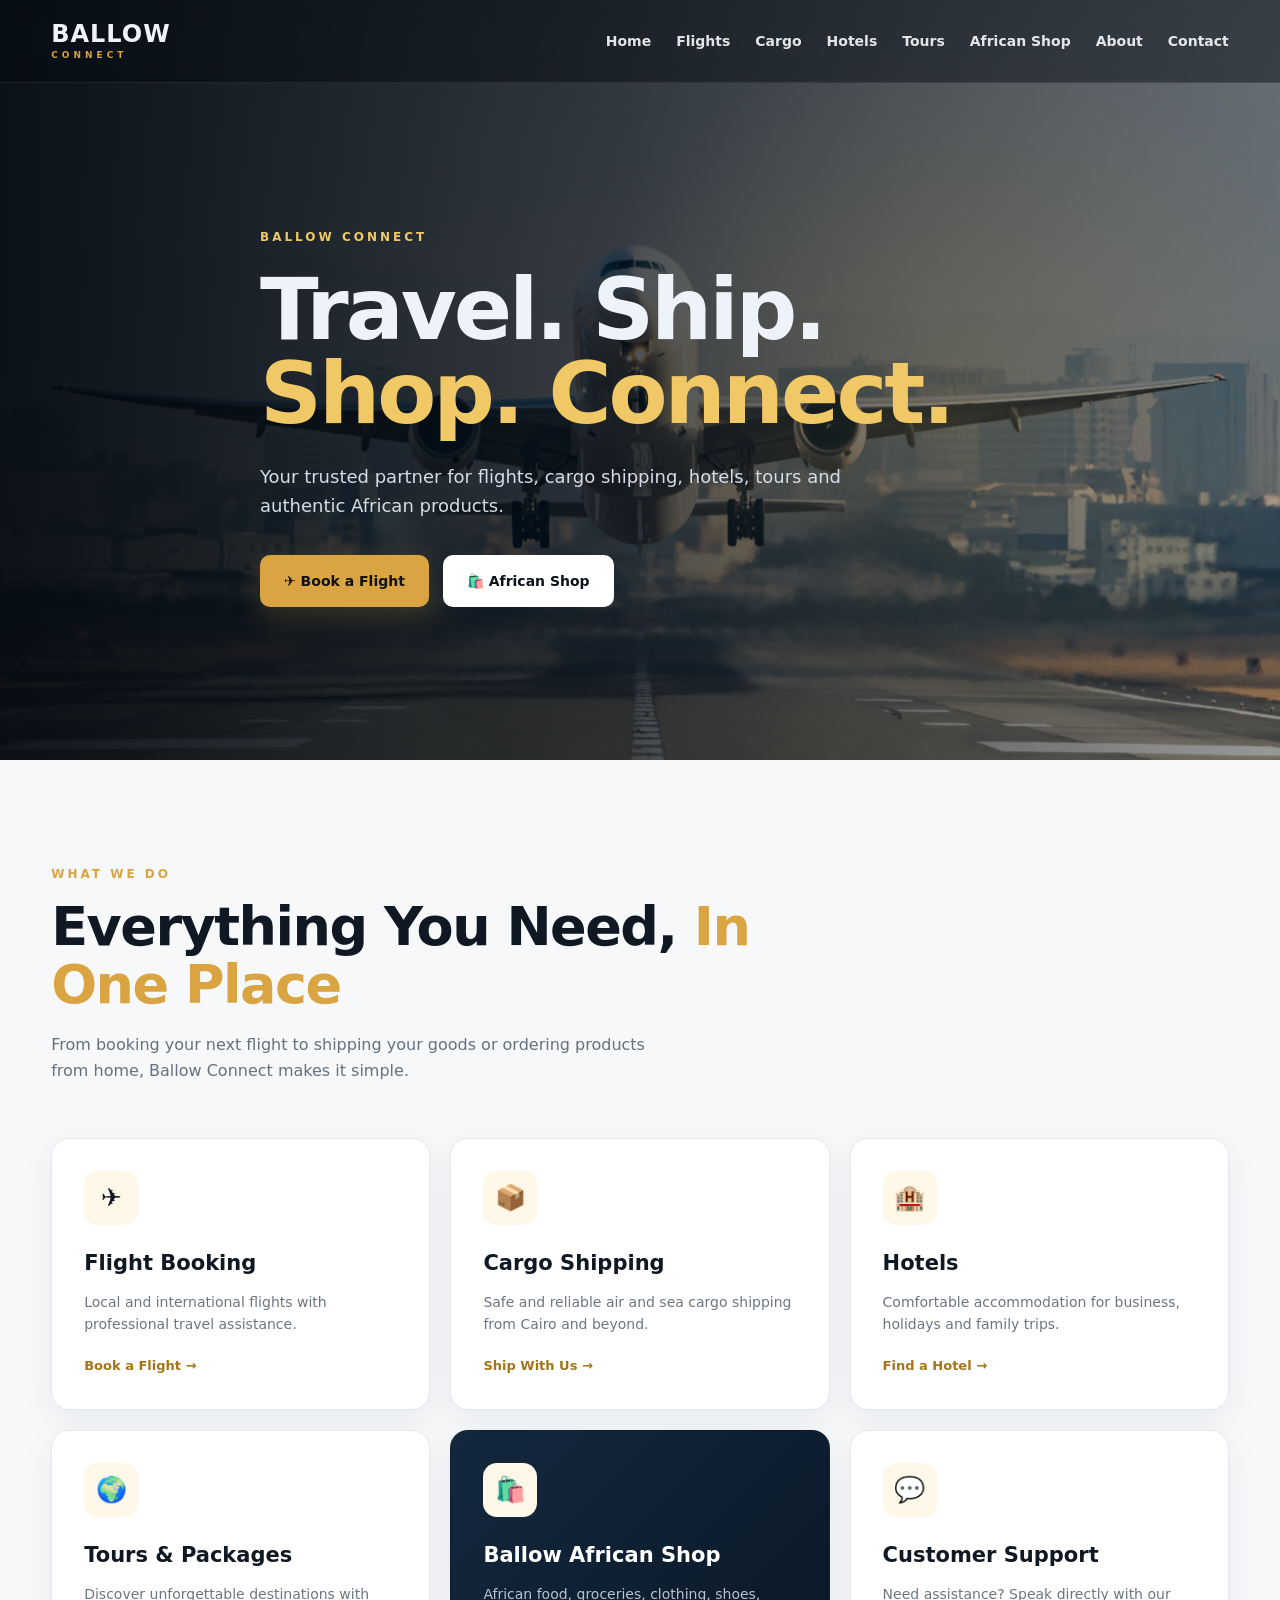
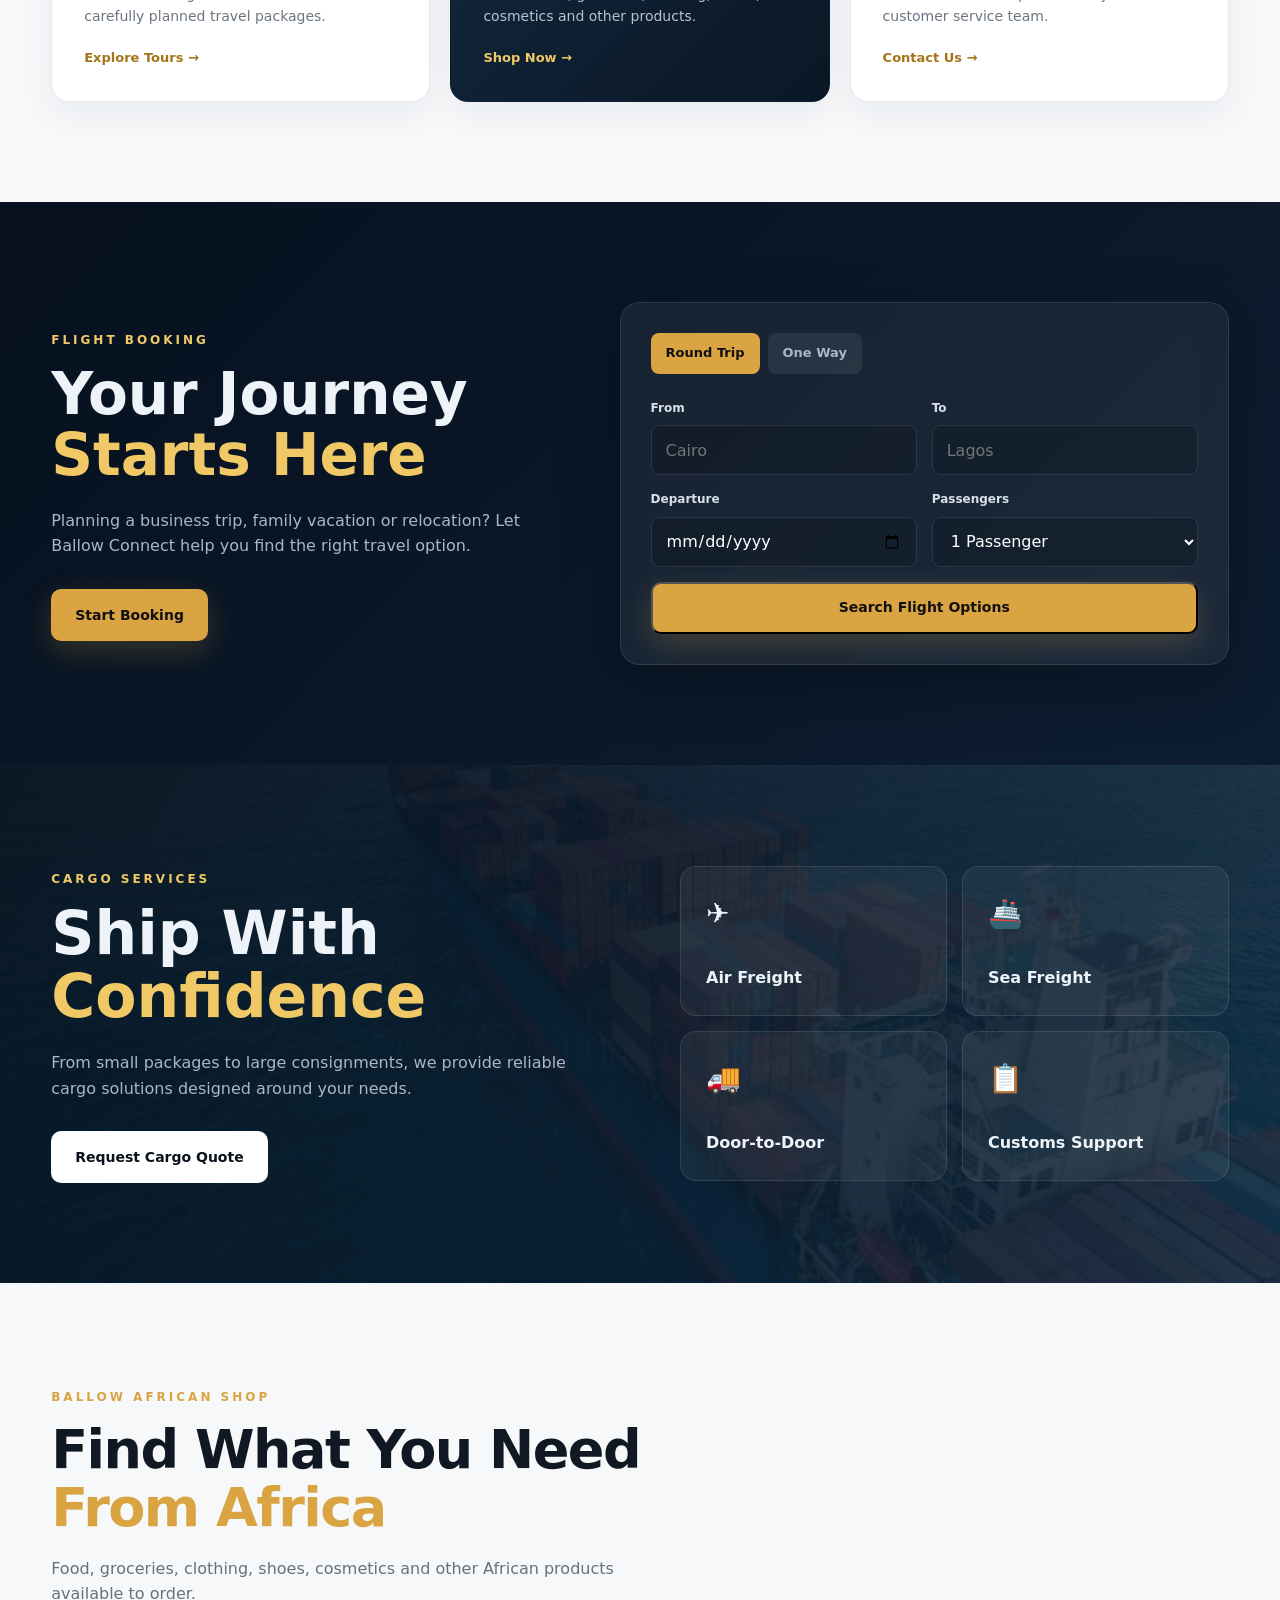
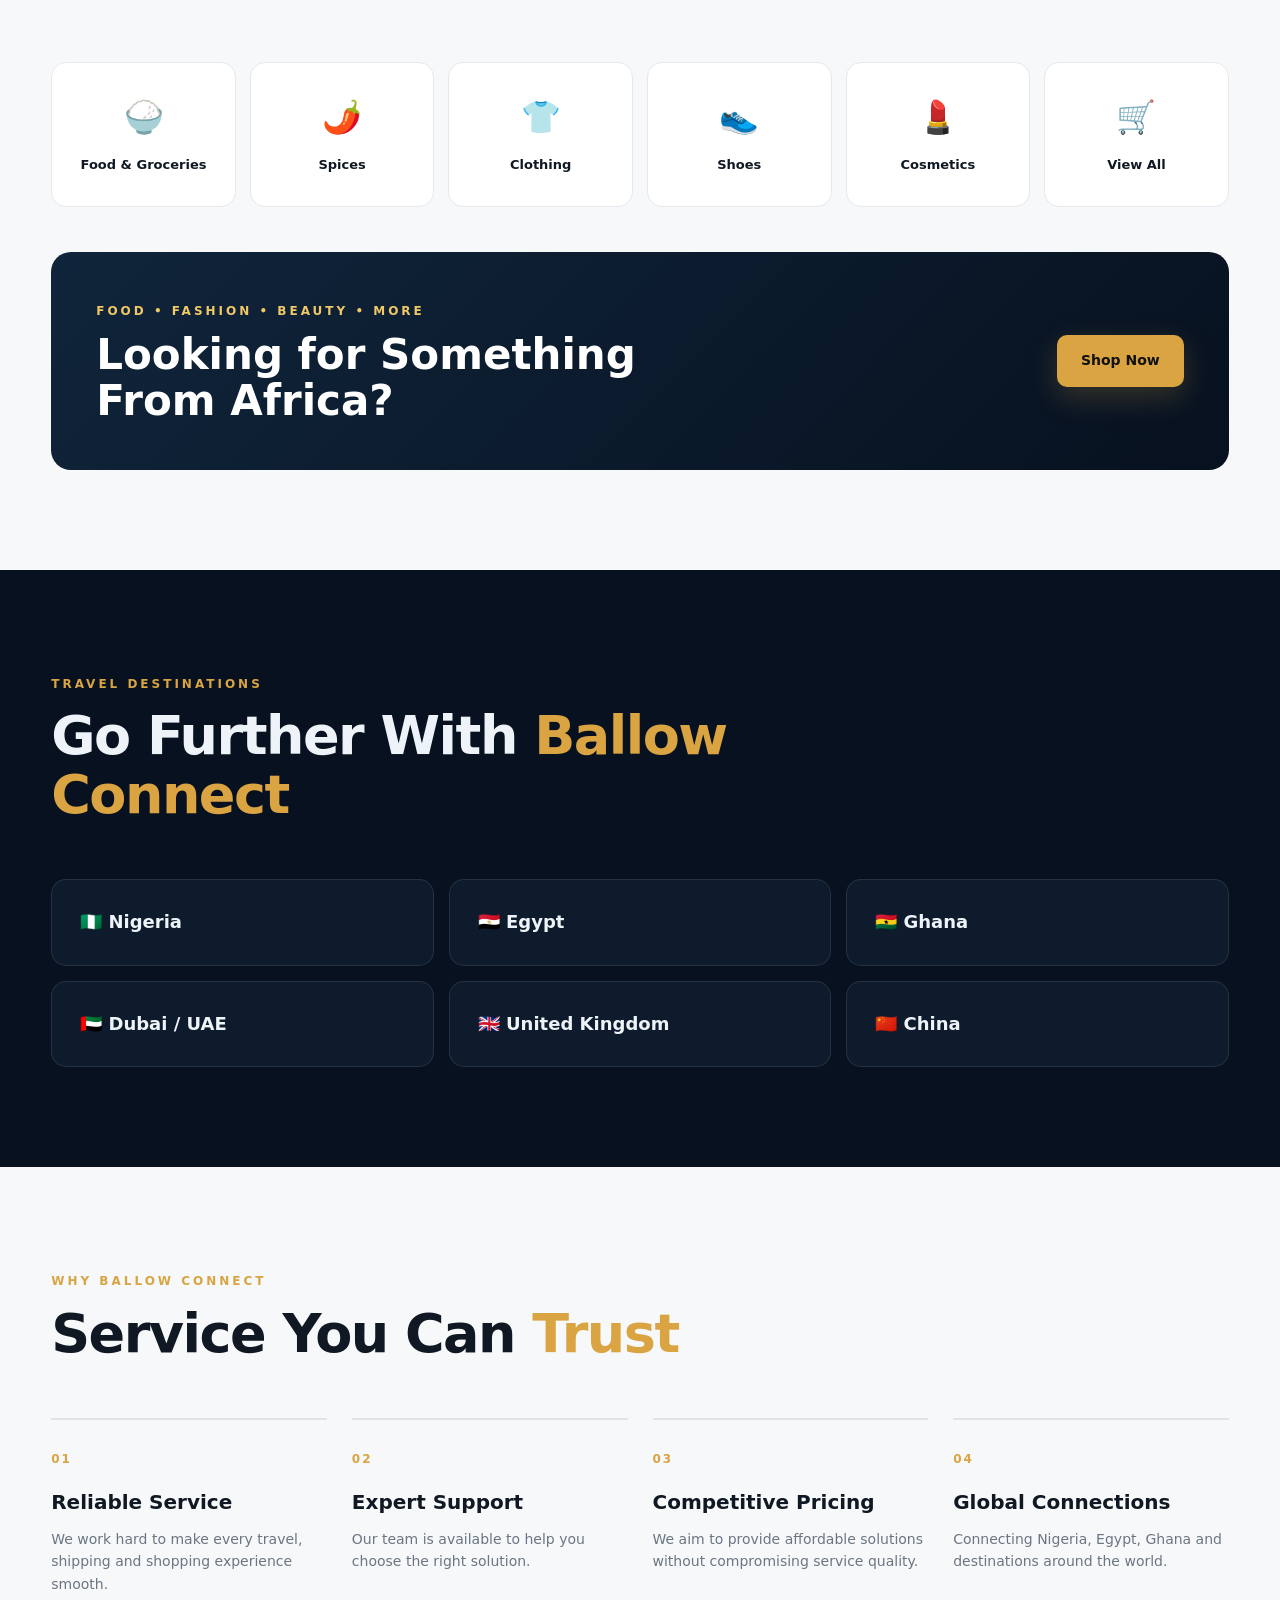
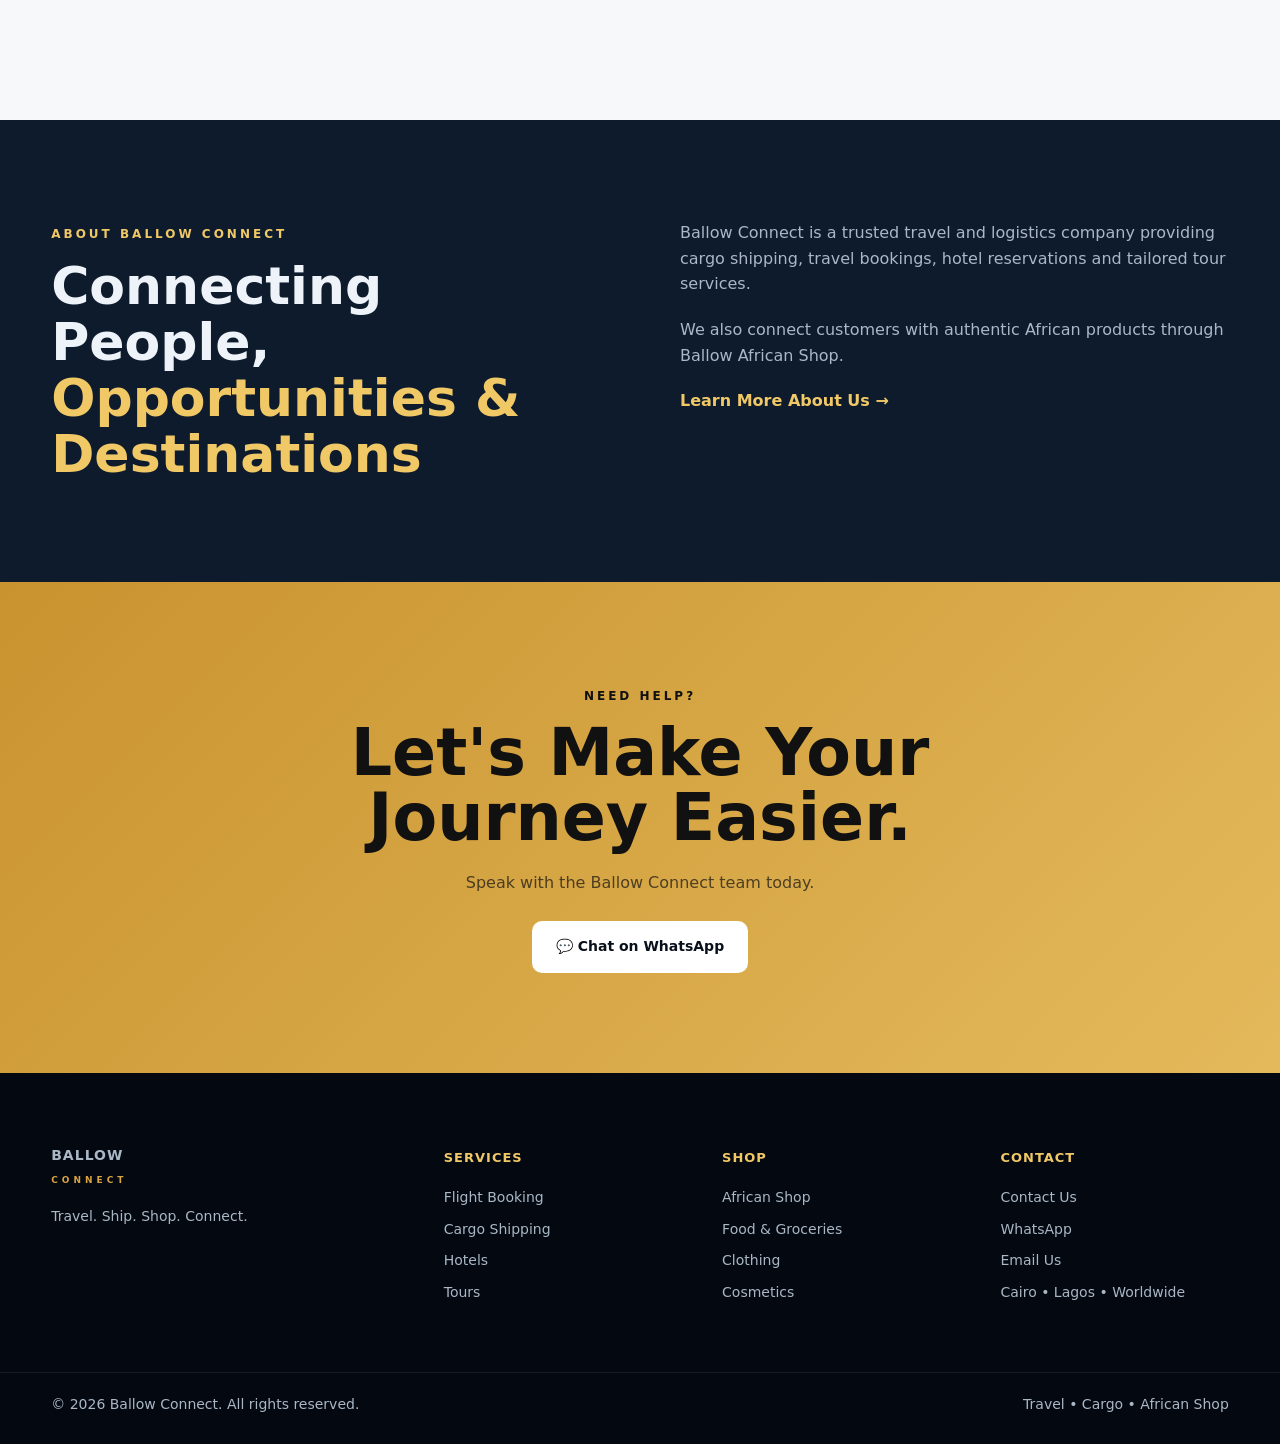
<file: index.html>
<!DOCTYPE html>
<html lang="en">

<head>

  <meta charset="UTF-8">

  <meta
    name="viewport"
    content="width=device-width, initial-scale=1.0"
  >

  <meta
    name="description"
    content="Ballow Connect - Flights, cargo shipping, hotels, tours and authentic African products."
  >

  <title>Ballow Connect | Travel • Cargo • African Shop</title>

  <link
    rel="stylesheet"
    href="style.css"
  >

</head>

<body>

  <!-- =========================
       HEADER
  ========================== -->

  <header class="site-header">

    <div class="container nav-container">

      <a
        href="index.html"
        class="logo"
      >
        <span>BALLOW</span>
        <small>CONNECT</small>
      </a>


      <button
        class="menu-toggle"
        id="menuToggle"
        type="button"
        aria-label="Open navigation"
        aria-expanded="false"
      >
        ☰
      </button>


      <nav
        class="main-nav"
        id="mainNav"
      >

        <a
          href="index.html"
          class="active"
        >
          Home
        </a>

        <a href="flights.html">
          Flights
        </a>

        <a href="cargo.html">
          Cargo
        </a>

        <a href="hotels.html">
          Hotels
        </a>

        <a href="tours.html">
          Tours
        </a>

        <a href="shop.html">
          African Shop
        </a>

        <a href="about.html">
          About
        </a>

        <a href="contact.html">
          Contact
        </a>

      </nav>

    </div>

  </header>


  <!-- =========================
       MAIN
  ========================== -->

  <main>


    <!-- =========================
         HERO
    ========================== -->

    <section class="hero">

      <div class="hero-overlay"></div>

      <div class="container hero-content">

        <span class="hero-label">
          BALLOW CONNECT
        </span>

        <h1>
          Travel. Ship.<br>
          <strong>Shop. Connect.</strong>
        </h1>

        <p>
          Your trusted partner for flights, cargo shipping,
          hotels, tours and authentic African products.
        </p>

        <div class="hero-buttons">

          <a
            href="flights.html"
            class="btn btn-primary"
          >
            ✈️ Book a Flight
          </a>

          <a
            href="shop.html"
            class="btn btn-light"
          >
            🛍️ African Shop
          </a>

        </div>

      </div>

    </section>


    <!-- =========================
         QUICK SERVICES
    ========================== -->

    <section class="services">

      <div class="container">

        <div class="section-heading">

          <span>
            WHAT WE DO
          </span>

          <h2>
            Everything You Need,
            <strong>In One Place</strong>
          </h2>

          <p>
            From booking your next flight to shipping your
            goods or ordering products from home, Ballow Connect
            makes it simple.
          </p>

        </div>


        <div class="service-grid">


          <a
            href="flights.html"
            class="service-card"
          >

            <div class="service-icon">
              ✈️
            </div>

            <h3>
              Flight Booking
            </h3>

            <p>
              Local and international flights with
              professional travel assistance.
            </p>

            <span>
              Book a Flight →
            </span>

          </a>


          <a
            href="cargo.html"
            class="service-card"
          >

            <div class="service-icon">
              📦
            </div>

            <h3>
              Cargo Shipping
            </h3>

            <p>
              Safe and reliable air and sea cargo
              shipping from Cairo and beyond.
            </p>

            <span>
              Ship With Us →
            </span>

          </a>


          <a
            href="hotels.html"
            class="service-card"
          >

            <div class="service-icon">
              🏨
            </div>

            <h3>
              Hotels
            </h3>

            <p>
              Comfortable accommodation for business,
              holidays and family trips.
            </p>

            <span>
              Find a Hotel →
            </span>

          </a>


          <a
            href="tours.html"
            class="service-card"
          >

            <div class="service-icon">
              🌍
            </div>

            <h3>
              Tours & Packages
            </h3>

            <p>
              Discover unforgettable destinations with
              carefully planned travel packages.
            </p>

            <span>
              Explore Tours →
            </span>

          </a>


          <a
            href="shop.html"
            class="service-card service-card-shop"
          >

            <div class="service-icon">
              🛍️
            </div>

            <h3>
              Ballow African Shop
            </h3>

            <p>
              African food, groceries, clothing, shoes,
              cosmetics and other products.
            </p>

            <span>
              Shop Now →
            </span>

          </a>


          <a
            href="contact.html"
            class="service-card"
          >

            <div class="service-icon">
              💬
            </div>

            <h3>
              Customer Support
            </h3>

            <p>
              Need assistance? Speak directly with
              our customer service team.
            </p>

            <span>
              Contact Us →
            </span>

          </a>


        </div>

      </div>

    </section>


    <!-- =========================
         FLIGHT BOOKING
    ========================== -->

    <section class="booking-section">

      <div class="container booking-container">


        <div class="booking-text">

          <span class="section-tag">
            FLIGHT BOOKING
          </span>

          <h2>
            Your Journey
            <strong>Starts Here</strong>
          </h2>

          <p>
            Planning a business trip, family vacation or
            relocation? Let Ballow Connect help you find
            the right travel option.
          </p>

          <a
            href="flights.html"
            class="btn btn-primary"
          >
            Start Booking
          </a>

        </div>


        <div class="booking-box">

          <div class="trip-tabs">

            <button
              type="button"
              class="active"
            >
              Round Trip
            </button>

            <button
              type="button"
            >
              One Way
            </button>

          </div>


          <form id="flightForm">


            <div class="form-row">

              <div class="form-group">

                <label for="flightFrom">
                  From
                </label>

                <input
                  type="text"
                  id="flightFrom"
                  placeholder="Cairo"
                  required
                >

              </div>


              <div class="form-group">

                <label for="flightTo">
                  To
                </label>

                <input
                  type="text"
                  id="flightTo"
                  placeholder="Lagos"
                  required
                >

              </div>

            </div>


            <div class="form-row">

              <div class="form-group">

                <label for="flightDate">
                  Departure
                </label>

                <input
                  type="date"
                  id="flightDate"
                  required
                >

              </div>


              <div class="form-group">

                <label for="flightPassengers">
                  Passengers
                </label>

                <select
                  id="flightPassengers"
                >

                  <option>
                    1 Passenger
                  </option>

                  <option>
                    2 Passengers
                  </option>

                  <option>
                    3 Passengers
                  </option>

                  <option>
                    4 Passengers
                  </option>

                  <option>
                    5+ Passengers
                  </option>

                </select>

              </div>

            </div>


            <button
              type="submit"
              class="btn btn-primary full-width"
            >
              Search Flight Options
            </button>

          </form>

        </div>

      </div>

    </section>


    <!-- =========================
         CARGO
    ========================== -->

    <section class="cargo-section">

      <div class="container cargo-content">

        <div>

          <span class="section-tag">
            CARGO SERVICES
          </span>

          <h2>
            Ship With
            <strong>Confidence</strong>
          </h2>

          <p>
            From small packages to large consignments,
            we provide reliable cargo solutions designed
            around your needs.
          </p>

          <a
            href="cargo.html"
            class="btn btn-light"
          >
            Request Cargo Quote
          </a>

        </div>


        <div class="cargo-features">

          <div>

            <strong>
              ✈️
            </strong>

            <span>
              Air Freight
            </span>

          </div>


          <div>

            <strong>
              🚢
            </strong>

            <span>
              Sea Freight
            </span>

          </div>


          <div>

            <strong>
              🚚
            </strong>

            <span>
              Door-to-Door
            </span>

          </div>


          <div>

            <strong>
              📋
            </strong>

            <span>
              Customs Support
            </span>

          </div>

        </div>

      </div>

    </section>


    <!-- =========================
         AFRICAN SHOP
    ========================== -->

    <section class="shop-preview">

      <div class="container">


        <div class="section-heading">

          <span>
            BALLOW AFRICAN SHOP
          </span>

          <h2>
            Find What You Need
            <strong>From Africa</strong>
          </h2>

          <p>
            Food, groceries, clothing, shoes, cosmetics
            and other African products available to order.
          </p>

        </div>


        <div class="shop-categories">


          <a href="shop.html#food">
            <span>🍚</span>
            <strong>
              Food & Groceries
            </strong>
          </a>


          <a href="shop.html#spices">
            <span>🌶️</span>
            <strong>
              Spices
            </strong>
          </a>


          <a href="shop.html#clothing">
            <span>👕</span>
            <strong>
              Clothing
            </strong>
          </a>


          <a href="shop.html#shoes">
            <span>👟</span>
            <strong>
              Shoes
            </strong>
          </a>


          <a href="shop.html#cosmetics">
            <span>💄</span>
            <strong>
              Cosmetics
            </strong>
          </a>


          <a href="shop.html">
            <span>🛒</span>
            <strong>
              View All
            </strong>
          </a>


        </div>


        <div class="shop-cta">

          <div>

            <span class="section-tag">
              FOOD • FASHION • BEAUTY • MORE
            </span>

            <h3>
              Looking for Something
              <br>
              From Africa?
            </h3>

          </div>


          <a
            href="shop.html"
            class="btn btn-primary"
          >
            Shop Now
          </a>

        </div>

      </div>

    </section>


    <!-- =========================
         DESTINATIONS
    ========================== -->

    <section class="destinations">

      <div class="container">


        <div class="section-heading">

          <span>
            TRAVEL DESTINATIONS
          </span>

          <h2>
            Go Further With
            <strong>Ballow Connect</strong>
          </h2>

        </div>


        <div class="destination-grid">

          <div>
            🇳🇬 Nigeria
          </div>

          <div>
            🇪🇬 Egypt
          </div>

          <div>
            🇬🇭 Ghana
          </div>

          <div>
            🇦🇪 Dubai / UAE
          </div>

          <div>
            🇬🇧 United Kingdom
          </div>

          <div>
            🇨🇳 China
          </div>

        </div>

      </div>

    </section>


    <!-- =========================
         WHY US
    ========================== -->

    <section class="why-us">

      <div class="container">


        <div class="section-heading">

          <span>
            WHY BALLOW CONNECT
          </span>

          <h2>
            Service You Can
            <strong>Trust</strong>
          </h2>

        </div>


        <div class="why-grid">


          <div>

            <span>
              01
            </span>

            <h3>
              Reliable Service
            </h3>

            <p>
              We work hard to make every travel,
              shipping and shopping experience smooth.
            </p>

          </div>


          <div>

            <span>
              02
            </span>

            <h3>
              Expert Support
            </h3>

            <p>
              Our team is available to help you
              choose the right solution.
            </p>

          </div>


          <div>

            <span>
              03
            </span>

            <h3>
              Competitive Pricing
            </h3>

            <p>
              We aim to provide affordable solutions
              without compromising service quality.
            </p>

          </div>


          <div>

            <span>
              04
            </span>

            <h3>
              Global Connections
            </h3>

            <p>
              Connecting Nigeria, Egypt, Ghana and
              destinations around the world.
            </p>

          </div>


        </div>

      </div>

    </section>


    <!-- =========================
         ABOUT
    ========================== -->

    <section class="about-preview">

      <div class="container about-content">


        <div>

          <span class="section-tag">
            ABOUT BALLOW CONNECT
          </span>

          <h2>
            Connecting People,
            <strong>
              Opportunities & Destinations
            </strong>
          </h2>

        </div>


        <div>

          <p>
            Ballow Connect is a trusted travel and logistics
            company providing cargo shipping, travel bookings,
            hotel reservations and tailored tour services.
          </p>

          <p>
            We also connect customers with authentic African
            products through Ballow African Shop.
          </p>

          <a
            href="about.html"
            class="text-link"
          >
            Learn More About Us →
          </a>

        </div>

      </div>

    </section>


    <!-- =========================
         WHATSAPP CTA
    ========================== -->

    <section class="contact-cta">

      <div class="container">

        <span>
          NEED HELP?
        </span>

        <h2>
          Let's Make Your
          <strong>
            Journey Easier.
          </strong>
        </h2>

        <p>
          Speak with the Ballow Connect team today.
        </p>

        <a
          href="https://wa.me/2347030457948?text=Hello%20Ballow%20Connect%2C%20I%20would%20like%20to%20make%20an%20inquiry."
          class="btn btn-light"
        >
          💬 Chat on WhatsApp
        </a>

      </div>

    </section>

  </main>


  <!-- =========================
       FOOTER
  ========================== -->

  <footer class="site-footer">

    <div class="container footer-grid">


      <div>

        <div class="logo footer-logo">

          <span>
            BALLOW
          </span>

          <small>
            CONNECT
          </small>

        </div>

        <p>
          Travel. Ship. Shop. Connect.
        </p>

      </div>


      <div>

        <h4>
          Services
        </h4>

        <a href="flights.html">
          Flight Booking
        </a>

        <a href="cargo.html">
          Cargo Shipping
        </a>

        <a href="hotels.html">
          Hotels
        </a>

        <a href="tours.html">
          Tours
        </a>

      </div>


      <div>

        <h4>
          Shop
        </h4>

        <a href="shop.html">
          African Shop
        </a>

        <a href="shop.html#food">
          Food & Groceries
        </a>

        <a href="shop.html#clothing">
          Clothing
        </a>

        <a href="shop.html#cosmetics">
          Cosmetics
        </a>

      </div>


      <div>

        <h4>
          Contact
        </h4>

        <a href="contact.html">
          Contact Us
        </a>

        <a href="https://wa.me/2347030457948">
          WhatsApp
        </a>

        <a href="mailto:ballowconnect@gmail.com">
          Email Us
        </a>

        <span>
          Cairo • Lagos • Worldwide
        </span>

      </div>


    </div>


    <div class="footer-bottom">

      <div class="container">

        <span>
          © 2026 Ballow Connect. All rights reserved.
        </span>

        <span>
          Travel • Cargo • African Shop
        </span>

      </div>

    </div>

  </footer>


  <!-- =========================
       MOBILE MENU
       ========================= -->

  <script>

    document.addEventListener(
      "DOMContentLoaded",
      function () {

        const menuToggle =
          document.getElementById("menuToggle");

        const mainNav =
          document.getElementById("mainNav");


        if (!menuToggle || !mainNav) {
          return;
        }


        menuToggle.addEventListener(
          "click",
          function () {

            mainNav.classList.toggle("active");

            const isOpen =
              mainNav.classList.contains("active");

            menuToggle.setAttribute(
              "aria-expanded",
              isOpen ? "true" : "false"
            );

            menuToggle.setAttribute(
              "aria-label",
              isOpen
                ? "Close navigation"
                : "Open navigation"
            );

          }
        );


        mainNav
          .querySelectorAll("a")
          .forEach(function (link) {

            link.addEventListener(
              "click",
              function () {

                mainNav.classList.remove("active");

                menuToggle.setAttribute(
                  "aria-expanded",
                  "false"
                );

                menuToggle.setAttribute(
                  "aria-label",
                  "Open navigation"
                );

              }
            );

          });


        document.addEventListener(
          "click",
          function (event) {

            if (
              mainNav.classList.contains("active") &&
              !mainNav.contains(event.target) &&
              !menuToggle.contains(event.target)
            ) {

              mainNav.classList.remove("active");

              menuToggle.setAttribute(
                "aria-expanded",
                "false"
              );

              menuToggle.setAttribute(
                "aria-label",
                "Open navigation"
              );

            }

          }
        );

      }
    );

  </script>


  <!-- =========================
       EXISTING SITE SCRIPT
  ========================== -->

  <script src="script.js"></script>


</body>

</html>
</file>
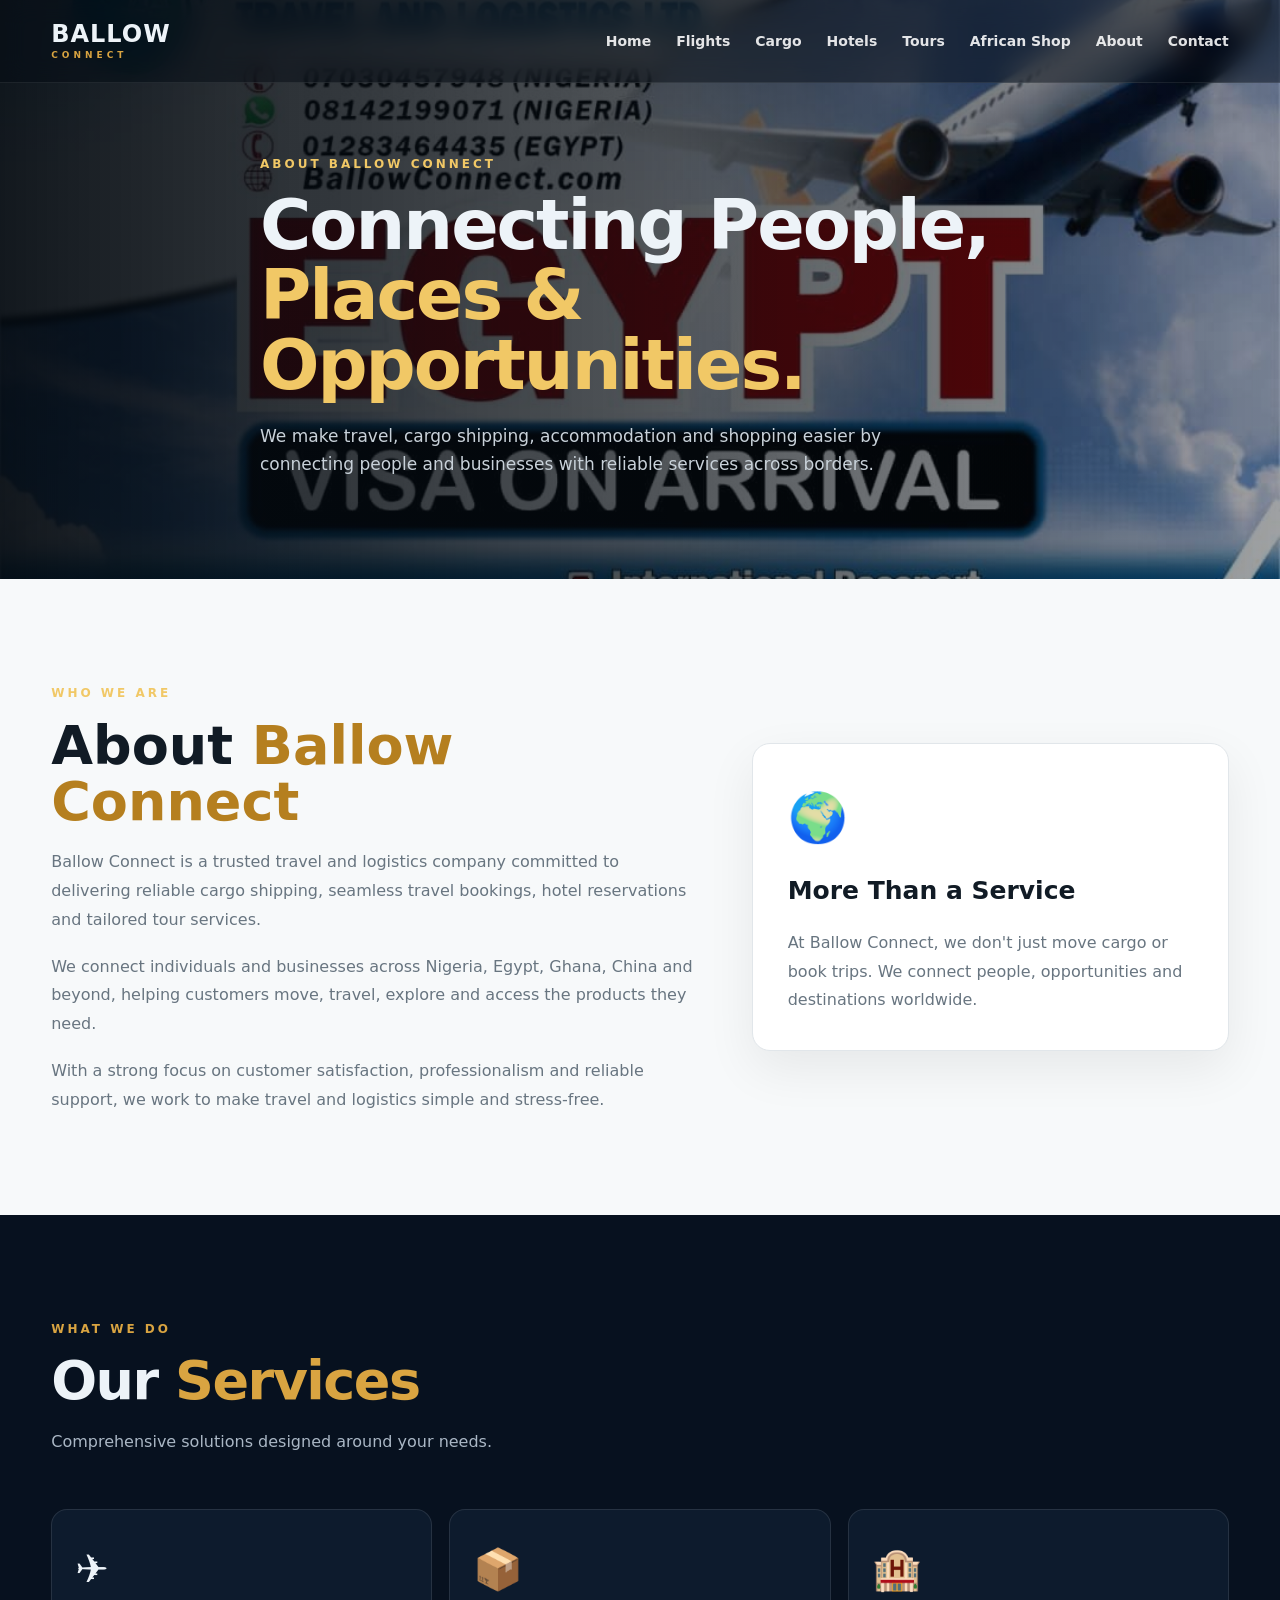
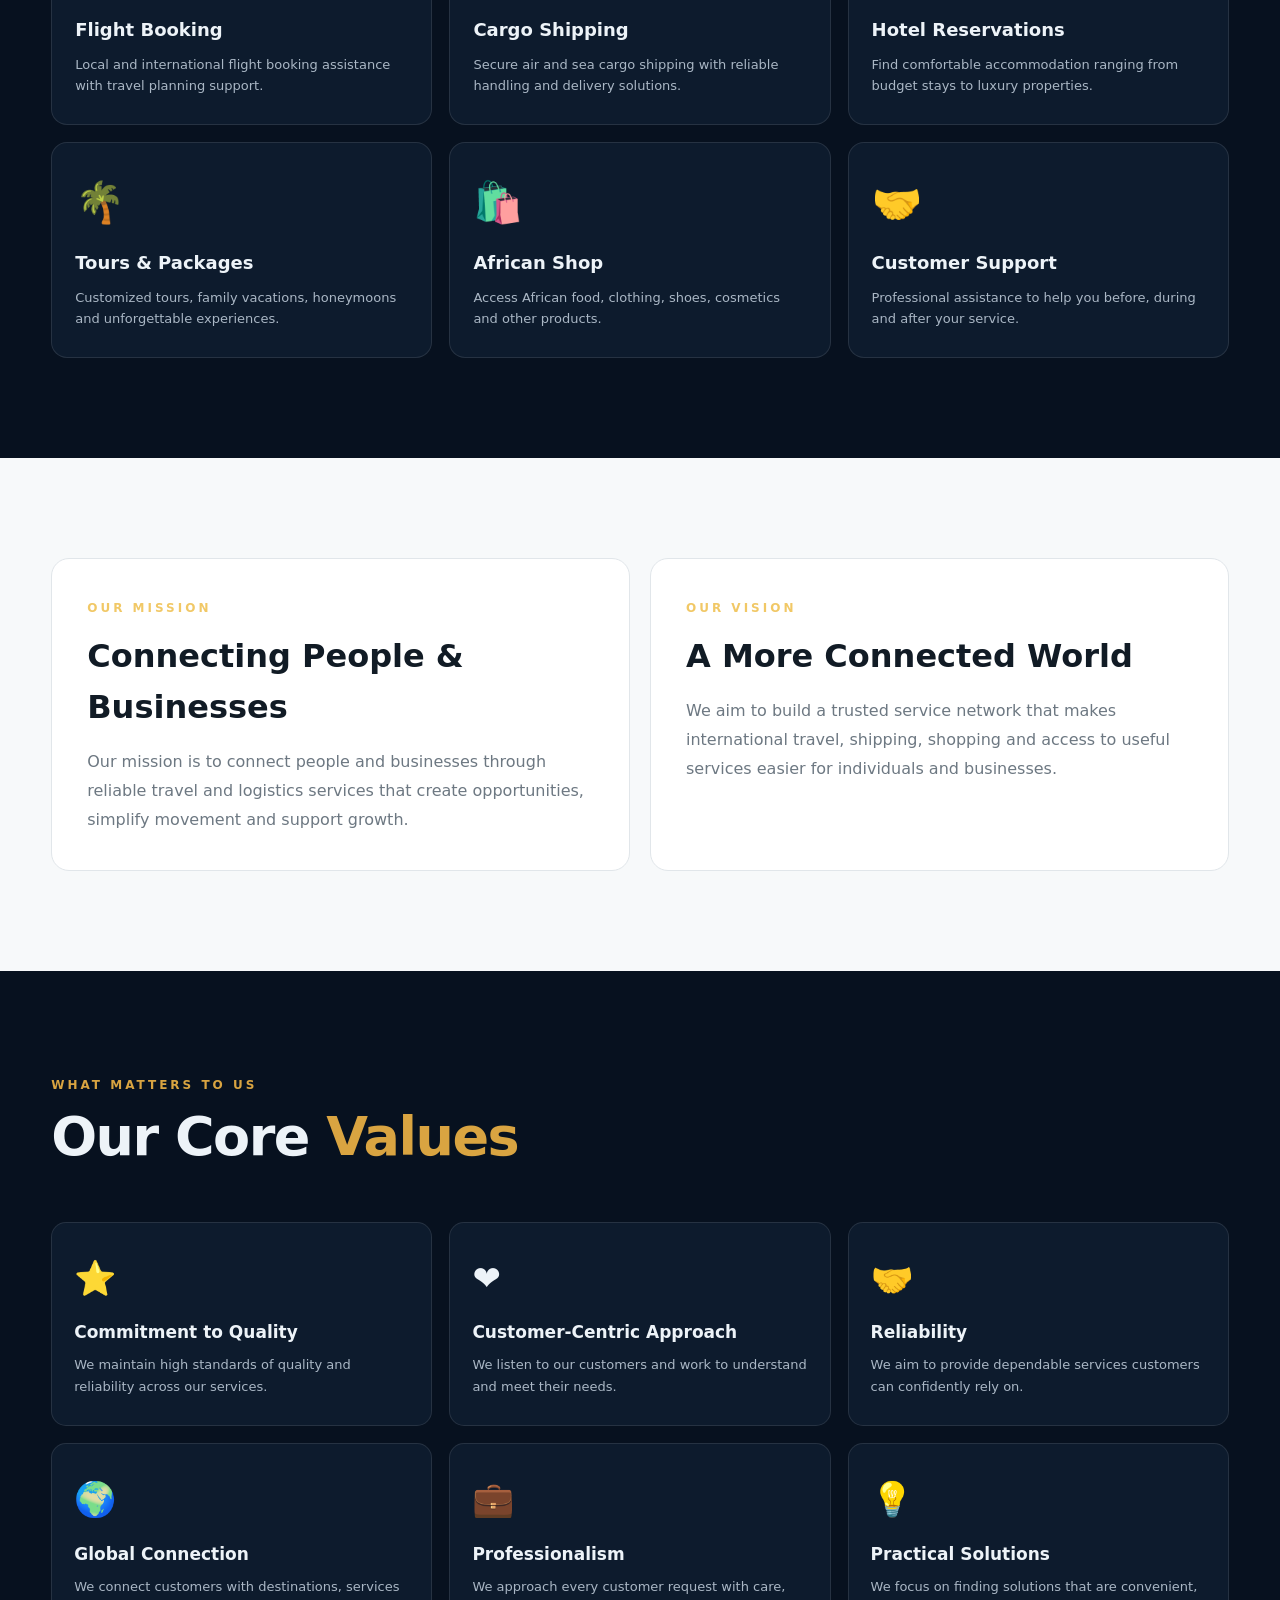
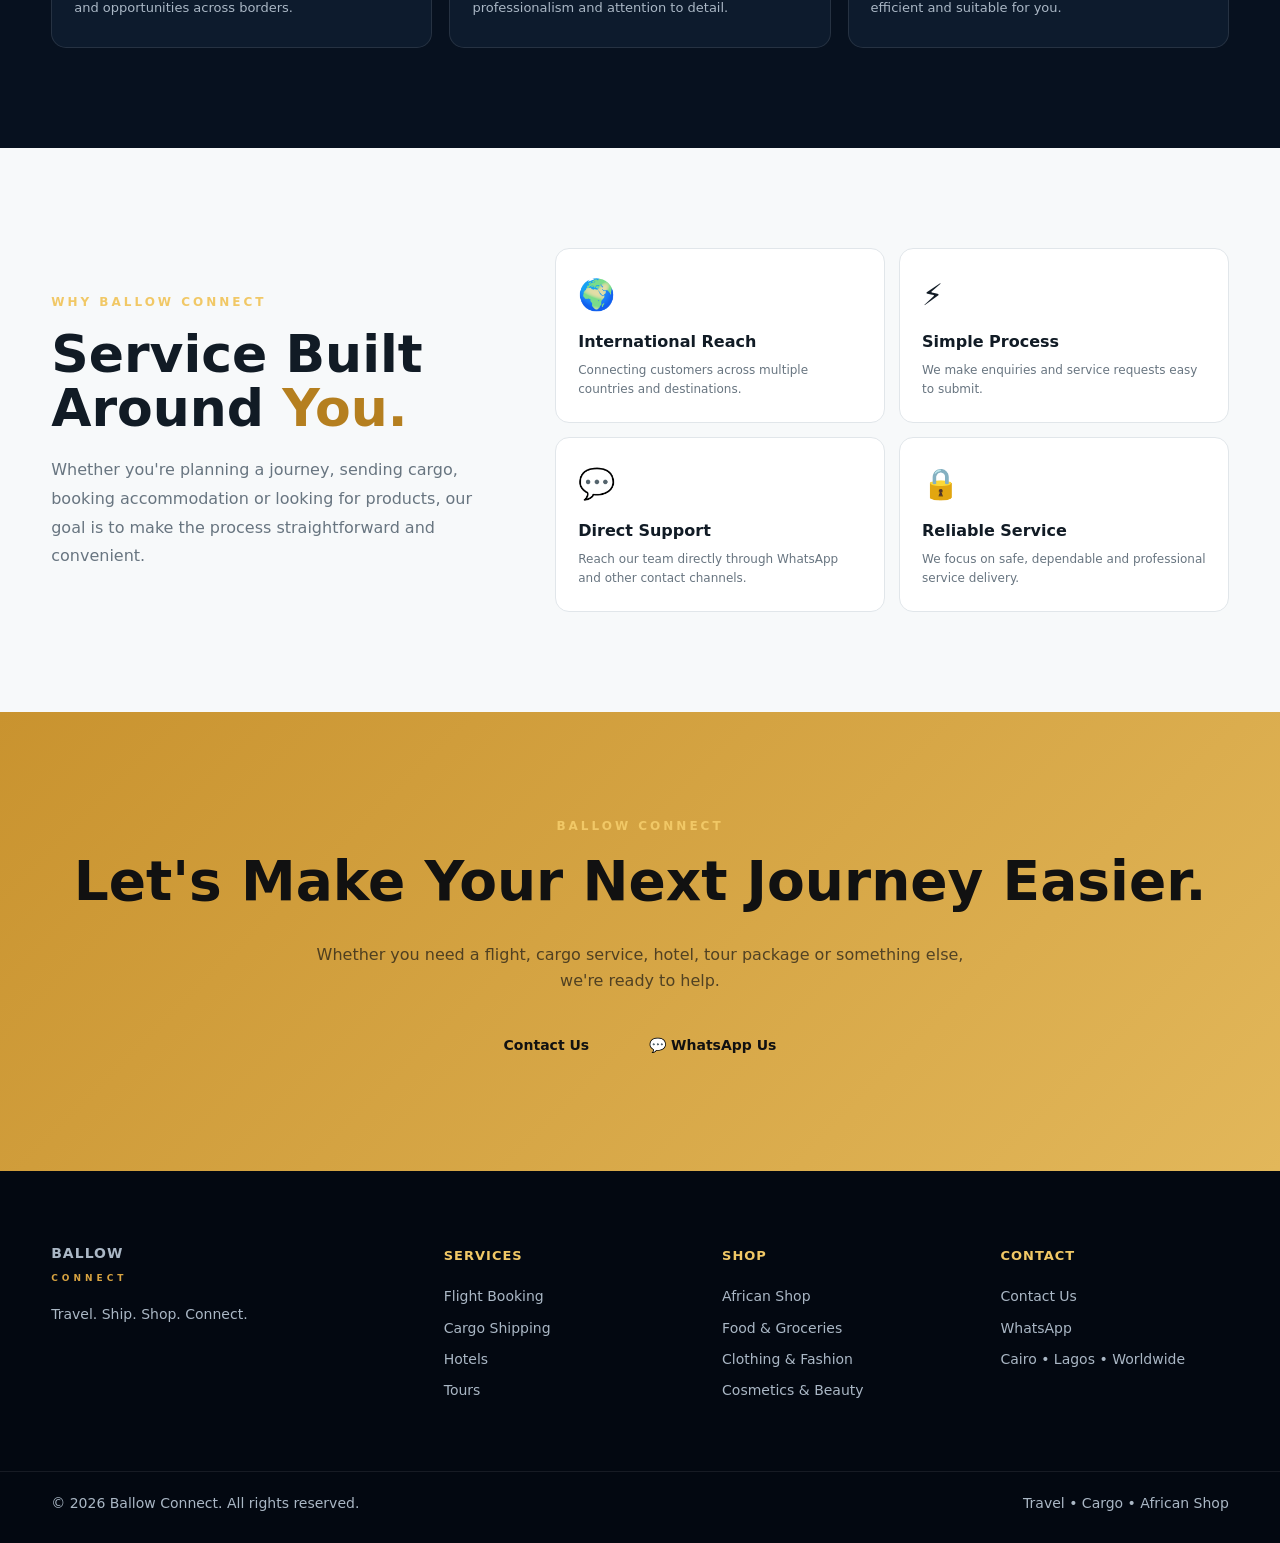
<file: about.html>
<!DOCTYPE html>
<html lang="en">

<head>

  <meta charset="UTF-8">

  <meta
    name="viewport"
    content="width=device-width, initial-scale=1.0"
  >

  <meta
    name="description"
    content="Learn more about Ballow Connect — a trusted travel, cargo, hotel, tours and African shopping service connecting people and businesses worldwide."
  >

  <title>About Us | Ballow Connect</title>

  <link
    rel="stylesheet"
    href="style.css"
  >

  <style>

    /* =========================================
       BALLOW CONNECT — ABOUT PAGE
    ========================================= */

    .about-hero {

      min-height: 480px;

      display: flex;

      align-items: center;

      position: relative;

      background:
        linear-gradient(
          90deg,
          rgba(4, 10, 16, .94),
          rgba(4, 10, 16, .70),
          rgba(4, 10, 16, .38)
        ),
        url("icons/about.jpeg");

      background-size: cover;

      background-position: center;

    }


    .about-hero-content {

      max-width: 760px;

      padding-top: 50px;

      position: relative;

      z-index: 2;

    }


    .about-hero h1 {

      margin-top: 14px;

      font-size:
        clamp(42px, 6vw, 70px);

      line-height: 1;

      letter-spacing: -2px;

    }


    .about-hero h1 strong {

      color: var(--gold-light);

    }


    .about-hero p {

      max-width: 650px;

      margin-top: 22px;

      color: #c8d1d9;

      font-size: 17px;

      line-height: 1.7;

    }


    /* =========================================
       STORY
    ========================================= */

    .about-story {

      background: #f7f9fa;

      color: #111b25;

    }


    .about-story-grid {

      display: grid;

      grid-template-columns:
        1.15fr .85fr;

      gap: 55px;

      align-items: center;

    }


    .about-story h2 {

      margin-top: 13px;

      font-size:
        clamp(35px, 5vw, 54px);

      line-height: 1.04;

    }


    .about-story h2 strong {

      color: #b57f1f;

    }


    .about-story p {

      margin-top: 18px;

      color: #687580;

      line-height: 1.8;

    }


    .about-story-card {

      padding: 35px;

      background: white;

      border: 1px solid #e1e6ea;

      border-radius: 18px;

      box-shadow:
        0 18px 50px rgba(0, 0, 0, .07);

    }


    .about-story-card-icon {

      font-size: 48px;

    }


    .about-story-card h3 {

      margin-top: 15px;

      font-size: 25px;

    }


    .about-story-card p {

      margin-bottom: 0;

    }


    /* =========================================
       SERVICES
    ========================================= */

    .about-services {

      background: var(--bg);

    }


    .about-service-grid {

      display: grid;

      grid-template-columns:
        repeat(3, 1fr);

      gap: 17px;

      margin-top: 38px;

    }


    .about-service-card {

      padding: 27px 23px;

      background: var(--surface);

      border: 1px solid var(--border);

      border-radius: 16px;

      transition:
        transform .25s ease,
        border-color .25s ease;

    }


    .about-service-card:hover {

      transform: translateY(-5px);

      border-color: var(--gold);

    }


    .about-service-icon {

      font-size: 40px;

    }


    .about-service-card h3 {

      margin-top: 15px;

      font-size: 18px;

    }


    .about-service-card p {

      margin-top: 9px;

      color: var(--muted);

      font-size: 13px;

      line-height: 1.65;

    }


    /* =========================================
       MISSION
    ========================================= */

    .about-mission {

      background: #f7f9fa;

      color: #111b25;

    }


    .about-mission-grid {

      display: grid;

      grid-template-columns:
        1fr 1fr;

      gap: 20px;

    }


    .about-mission-card {

      padding: 35px;

      background: white;

      border: 1px solid #e1e6ea;

      border-radius: 18px;

    }


    .about-mission-card h2 {

      margin-top: 12px;

      font-size: 32px;

    }


    .about-mission-card p {

      margin-top: 15px;

      color: #6d7882;

      line-height: 1.8;

    }


    /* =========================================
       VALUES
    ========================================= */

    .about-values {

      background: var(--bg);

    }


    .about-values-grid {

      display: grid;

      grid-template-columns:
        repeat(3, 1fr);

      gap: 17px;

      margin-top: 38px;

    }


    .about-value {

      padding: 28px 22px;

      background: var(--surface);

      border: 1px solid var(--border);

      border-radius: 15px;

    }


    .about-value-icon {

      font-size: 34px;

    }


    .about-value h3 {

      margin-top: 14px;

      font-size: 17px;

    }


    .about-value p {

      margin-top: 8px;

      color: var(--muted);

      font-size: 13px;

      line-height: 1.65;

    }


    /* =========================================
       WHY US
    ========================================= */

    .about-why {

      background: #f7f9fa;

      color: #111b25;

    }


    .about-why-grid {

      display: grid;

      grid-template-columns:
        .8fr 1.2fr;

      gap: 55px;

      align-items: center;

    }


    .about-why h2 {

      margin-top: 13px;

      font-size:
        clamp(35px, 5vw, 52px);

      line-height: 1.05;

    }


    .about-why h2 strong {

      color: #b57f1f;

    }


    .about-why > .container p {

      color: #687580;

    }


    .about-benefits {

      display: grid;

      grid-template-columns:
        1fr 1fr;

      gap: 14px;

    }


    .about-benefit {

      padding: 22px;

      background: white;

      border: 1px solid #e1e6ea;

      border-radius: 14px;

    }


    .about-benefit-icon {

      font-size: 30px;

    }


    .about-benefit h3 {

      margin-top: 10px;

      font-size: 16px;

    }


    .about-benefit p {

      margin-top: 7px;

      color: #78838d;

      font-size: 12px;

      line-height: 1.6;

    }


    /* =========================================
       CTA
    ========================================= */

    .about-cta {

      background:
        linear-gradient(
          135deg,
          #c9932f,
          #e2b75a
        );

      color: #111;

      text-align: center;

    }


    .about-cta h2 {

      font-size:
        clamp(35px, 5vw, 55px);

    }


    .about-cta p {

      max-width: 650px;

      margin: 17px auto 26px;

      color: rgba(17, 17, 17, .68);

    }


    .about-cta-buttons {

      display: flex;

      justify-content: center;

      flex-wrap: wrap;

      gap: 12px;

    }


    /* =========================================
       RESPONSIVE
    ========================================= */

    @media (max-width: 950px) {

      .about-story-grid,
      .about-why-grid {

        grid-template-columns: 1fr;

      }


      .about-service-grid,
      .about-values-grid {

        grid-template-columns:
          repeat(2, 1fr);

      }

    }


    @media (max-width: 650px) {

      .about-hero {

        min-height: 450px;

      }


      .about-hero h1 {

        letter-spacing: -1px;

      }


      .about-service-grid,
      .about-values-grid,
      .about-mission-grid,
      .about-benefits {

        grid-template-columns: 1fr;

      }


      .about-story-card,
      .about-mission-card,
      .about-benefit {

        padding: 23px;

      }


      .about-cta-buttons {

        flex-direction: column;

      }

    }

  </style>

</head>


<body>


  <!-- =========================================
       HEADER
  ========================================== -->

  <header class="site-header">

    <div class="container nav-container">


      <a
        href="index.html"
        class="logo"
      >

        <span>
          BALLOW
        </span>

        <small>
          CONNECT
        </small>

      </a>


      <button
        class="menu-toggle"
        id="menuToggle"
        aria-label="Open navigation"
      >
        ☰
      </button>


      <nav
        class="main-nav"
        id="mainNav"
      >

        <a href="index.html">
          Home
        </a>

        <a href="flights.html">
          Flights
        </a>

        <a href="cargo.html">
          Cargo
        </a>

        <a href="hotels.html">
          Hotels
        </a>

        <a href="tours.html">
          Tours
        </a>

        <a href="shop.html">
          African Shop
        </a>

        <a
          href="about.html"
          class="active"
        >
          About
        </a>

        <a href="contact.html">
          Contact
        </a>

      </nav>

    </div>

  </header>



  <!-- =========================================
       HERO
  ========================================== -->

  <section class="about-hero">

    <div class="container about-hero-content">


      <span class="section-tag">
        ABOUT BALLOW CONNECT
      </span>


      <h1>

        Connecting People,
        <strong>
          Places & Opportunities.
        </strong>

      </h1>


      <p>

        We make travel, cargo shipping, accommodation
        and shopping easier by connecting people and
        businesses with reliable services across borders.

      </p>

    </div>

  </section>



  <!-- =========================================
       OUR STORY
  ========================================== -->

  <section class="about-story">

    <div class="container about-story-grid">


      <div>

        <span class="section-tag">
          WHO WE ARE
        </span>


        <h2>

          About
          <strong>
            Ballow Connect
          </strong>

        </h2>


        <p>

          Ballow Connect is a trusted travel and logistics
          company committed to delivering reliable cargo
          shipping, seamless travel bookings, hotel
          reservations and tailored tour services.

        </p>


        <p>

          We connect individuals and businesses across
          Nigeria, Egypt, Ghana, China and beyond, helping
          customers move, travel, explore and access the
          products they need.

        </p>


        <p>

          With a strong focus on customer satisfaction,
          professionalism and reliable support, we work
          to make travel and logistics simple and
          stress-free.

        </p>

      </div>


      <div class="about-story-card">

        <div class="about-story-card-icon">
          🌍
        </div>


        <h3>
          More Than a Service
        </h3>


        <p>

          At Ballow Connect, we don't just move cargo
          or book trips. We connect people, opportunities
          and destinations worldwide.

        </p>

      </div>


    </div>

  </section>



  <!-- =========================================
       OUR SERVICES
  ========================================== -->

  <section class="about-services">

    <div class="container">


      <div class="section-heading">

        <span>
          WHAT WE DO
        </span>


        <h2>

          Our
          <strong>
            Services
          </strong>

        </h2>


        <p>
          Comprehensive solutions designed around your needs.
        </p>

      </div>


      <div class="about-service-grid">


        <div class="about-service-card">

          <div class="about-service-icon">
            ✈️
          </div>

          <h3>
            Flight Booking
          </h3>

          <p>

            Local and international flight booking
            assistance with travel planning support.

          </p>

        </div>


        <div class="about-service-card">

          <div class="about-service-icon">
            📦
          </div>

          <h3>
            Cargo Shipping
          </h3>

          <p>

            Secure air and sea cargo shipping with
            reliable handling and delivery solutions.

          </p>

        </div>


        <div class="about-service-card">

          <div class="about-service-icon">
            🏨
          </div>

          <h3>
            Hotel Reservations
          </h3>

          <p>

            Find comfortable accommodation ranging
            from budget stays to luxury properties.

          </p>

        </div>


        <div class="about-service-card">

          <div class="about-service-icon">
            🌴
          </div>

          <h3>
            Tours & Packages
          </h3>

          <p>

            Customized tours, family vacations,
            honeymoons and unforgettable experiences.

          </p>

        </div>


        <div class="about-service-card">

          <div class="about-service-icon">
            🛍️
          </div>

          <h3>
            African Shop
          </h3>

          <p>

            Access African food, clothing, shoes,
            cosmetics and other products.

          </p>

        </div>


        <div class="about-service-card">

          <div class="about-service-icon">
            🤝
          </div>

          <h3>
            Customer Support
          </h3>

          <p>

            Professional assistance to help you
            before, during and after your service.

          </p>

        </div>


      </div>

    </div>

  </section>



  <!-- =========================================
       MISSION
  ========================================== -->

  <section class="about-mission">

    <div class="container about-mission-grid">


      <div class="about-mission-card">

        <span class="section-tag">
          OUR MISSION
        </span>


        <h2>
          Connecting People & Businesses
        </h2>


        <p>

          Our mission is to connect people and businesses
          through reliable travel and logistics services
          that create opportunities, simplify movement
          and support growth.

        </p>

      </div>


      <div class="about-mission-card">

        <span class="section-tag">
          OUR VISION
        </span>


        <h2>
          A More Connected World
        </h2>


        <p>

          We aim to build a trusted service network that
          makes international travel, shipping, shopping
          and access to useful services easier for
          individuals and businesses.

        </p>

      </div>


    </div>

  </section>



  <!-- =========================================
       VALUES
  ========================================== -->

  <section class="about-values">

    <div class="container">


      <div class="section-heading">

        <span>
          WHAT MATTERS TO US
        </span>


        <h2>

          Our Core
          <strong>
            Values
          </strong>

        </h2>

      </div>


      <div class="about-values-grid">


        <div class="about-value">

          <div class="about-value-icon">
            ⭐
          </div>

          <h3>
            Commitment to Quality
          </h3>

          <p>

            We maintain high standards of quality
            and reliability across our services.

          </p>

        </div>


        <div class="about-value">

          <div class="about-value-icon">
            ❤️
          </div>

          <h3>
            Customer-Centric Approach
          </h3>

          <p>

            We listen to our customers and work to
            understand and meet their needs.

          </p>

        </div>


        <div class="about-value">

          <div class="about-value-icon">
            🤝
          </div>

          <h3>
            Reliability
          </h3>

          <p>

            We aim to provide dependable services
            customers can confidently rely on.

          </p>

        </div>


        <div class="about-value">

          <div class="about-value-icon">
            🌍
          </div>

          <h3>
            Global Connection
          </h3>

          <p>

            We connect customers with destinations,
            services and opportunities across borders.

          </p>

        </div>


        <div class="about-value">

          <div class="about-value-icon">
            💼
          </div>

          <h3>
            Professionalism
          </h3>

          <p>

            We approach every customer request with
            care, professionalism and attention to detail.

          </p>

        </div>


        <div class="about-value">

          <div class="about-value-icon">
            💡
          </div>

          <h3>
            Practical Solutions
          </h3>

          <p>

            We focus on finding solutions that are
            convenient, efficient and suitable for you.

          </p>

        </div>


      </div>

    </div>

  </section>



  <!-- =========================================
       WHY CHOOSE US
  ========================================== -->

  <section class="about-why">

    <div class="container about-why-grid">


      <div>

        <span class="section-tag">
          WHY BALLOW CONNECT
        </span>


        <h2>

          Service Built Around
          <strong>
            You.
          </strong>

        </h2>


        <p style="margin-top:20px; line-height:1.8;">

          Whether you're planning a journey, sending
          cargo, booking accommodation or looking for
          products, our goal is to make the process
          straightforward and convenient.

        </p>

      </div>


      <div class="about-benefits">


        <div class="about-benefit">

          <div class="about-benefit-icon">
            🌍
          </div>

          <h3>
            International Reach
          </h3>

          <p>
            Connecting customers across multiple
            countries and destinations.
          </p>

        </div>


        <div class="about-benefit">

          <div class="about-benefit-icon">
            ⚡
          </div>

          <h3>
            Simple Process
          </h3>

          <p>
            We make enquiries and service requests
            easy to submit.
          </p>

        </div>


        <div class="about-benefit">

          <div class="about-benefit-icon">
            💬
          </div>

          <h3>
            Direct Support
          </h3>

          <p>
            Reach our team directly through WhatsApp
            and other contact channels.
          </p>

        </div>


        <div class="about-benefit">

          <div class="about-benefit-icon">
            🔒
          </div>

          <h3>
            Reliable Service
          </h3>

          <p>
            We focus on safe, dependable and
            professional service delivery.
          </p>

        </div>


      </div>

    </div>

  </section>



  <!-- =========================================
       CTA
  ========================================== -->

  <section class="about-cta">

    <div class="container">


      <span class="section-tag">
        BALLOW CONNECT
      </span>


      <h2>
        Let's Make Your Next Journey Easier.
      </h2>


      <p>

        Whether you need a flight, cargo service,
        hotel, tour package or something else,
        we're ready to help.

      </p>


      <div class="about-cta-buttons">


        <a
          href="contact.html"
          class="btn btn-dark"
        >
          Contact Us
        </a>


        <a
          href="https://wa.me/2347030457948?text=Hello%20Ballow%20Connect%2C%20I%20would%20like%20to%20make%20an%20enquiry."
          class="btn btn-outline"
        >
          💬 WhatsApp Us
        </a>


      </div>

    </div>

  </section>



  <!-- =========================================
       FOOTER
  ========================================== -->

  <footer class="site-footer">

    <div class="container footer-grid">


      <div>

        <div class="logo footer-logo">

          <span>
            BALLOW
          </span>

          <small>
            CONNECT
          </small>

        </div>


        <p>
          Travel. Ship. Shop. Connect.
        </p>

      </div>


      <div>

        <h4>
          Services
        </h4>

        <a href="flights.html">
          Flight Booking
        </a>

        <a href="cargo.html">
          Cargo Shipping
        </a>

        <a href="hotels.html">
          Hotels
        </a>

        <a href="tours.html">
          Tours
        </a>

      </div>


      <div>

        <h4>
          Shop
        </h4>

        <a href="shop.html">
          African Shop
        </a>

        <a href="shop.html">
          Food & Groceries
        </a>

        <a href="shop.html">
          Clothing & Fashion
        </a>

        <a href="shop.html">
          Cosmetics & Beauty
        </a>

      </div>


      <div>

        <h4>
          Contact
        </h4>

        <a href="contact.html">
          Contact Us
        </a>

        <a href="https://wa.me/2347030457948">
          WhatsApp
        </a>

        <span>
          Cairo • Lagos • Worldwide
        </span>

      </div>


    </div>


    <div class="footer-bottom">

      <div class="container">

        <span>
          © 2026 Ballow Connect. All rights reserved.
        </span>

        <span>
          Travel • Cargo • African Shop
        </span>

      </div>

    </div>

  </footer>



  <!-- =========================================
       MOBILE MENU
  ========================================== -->

  <script>

    document.addEventListener(
      "DOMContentLoaded",
      function () {

        const menuToggle =
          document.getElementById("menuToggle");

        const mainNav =
          document.getElementById("mainNav");


        if (menuToggle && mainNav) {

          menuToggle.addEventListener(
            "click",
            function () {

              mainNav.classList.toggle("active");

            }
          );


          mainNav
            .querySelectorAll("a")
            .forEach(function (link) {

              link.addEventListener(
                "click",
                function () {

                  mainNav.classList.remove("active");

                }
              );

            });

        }

      }
    );

  </script>


</body>

</html>
</file>
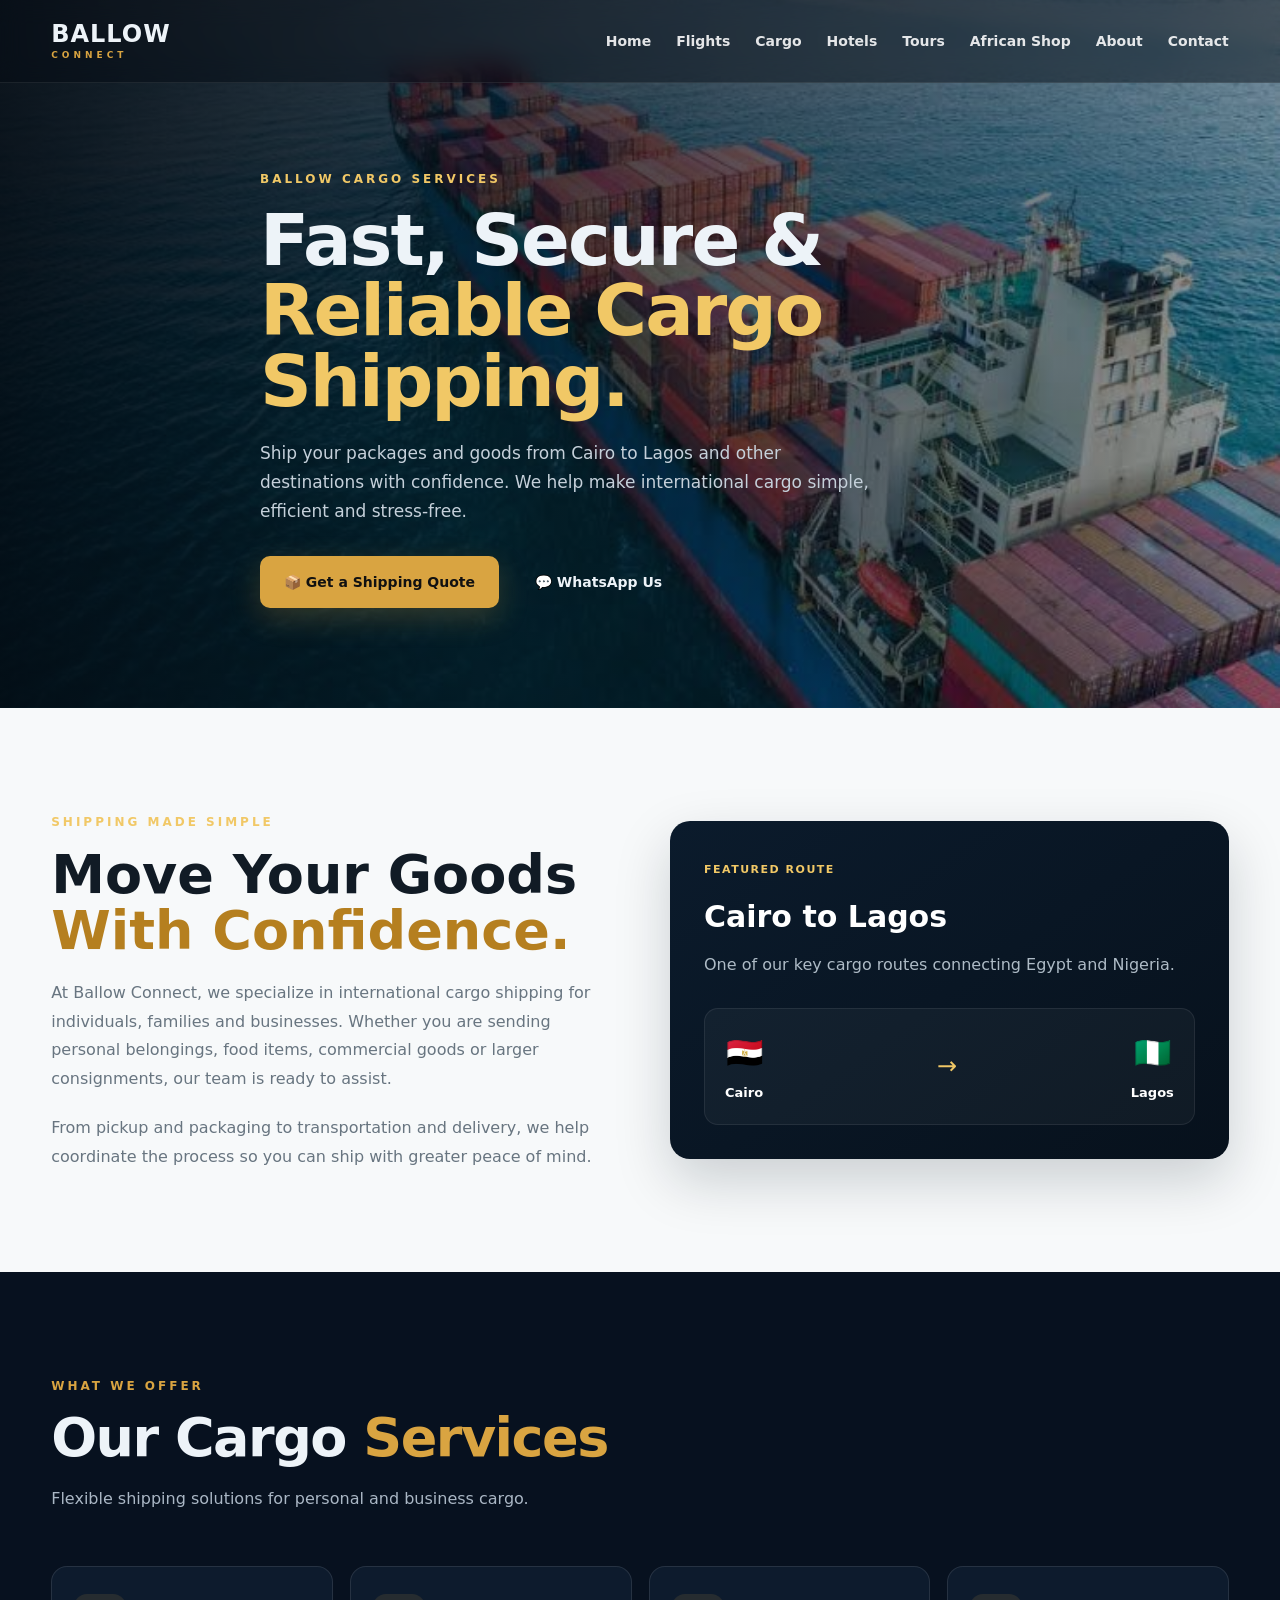
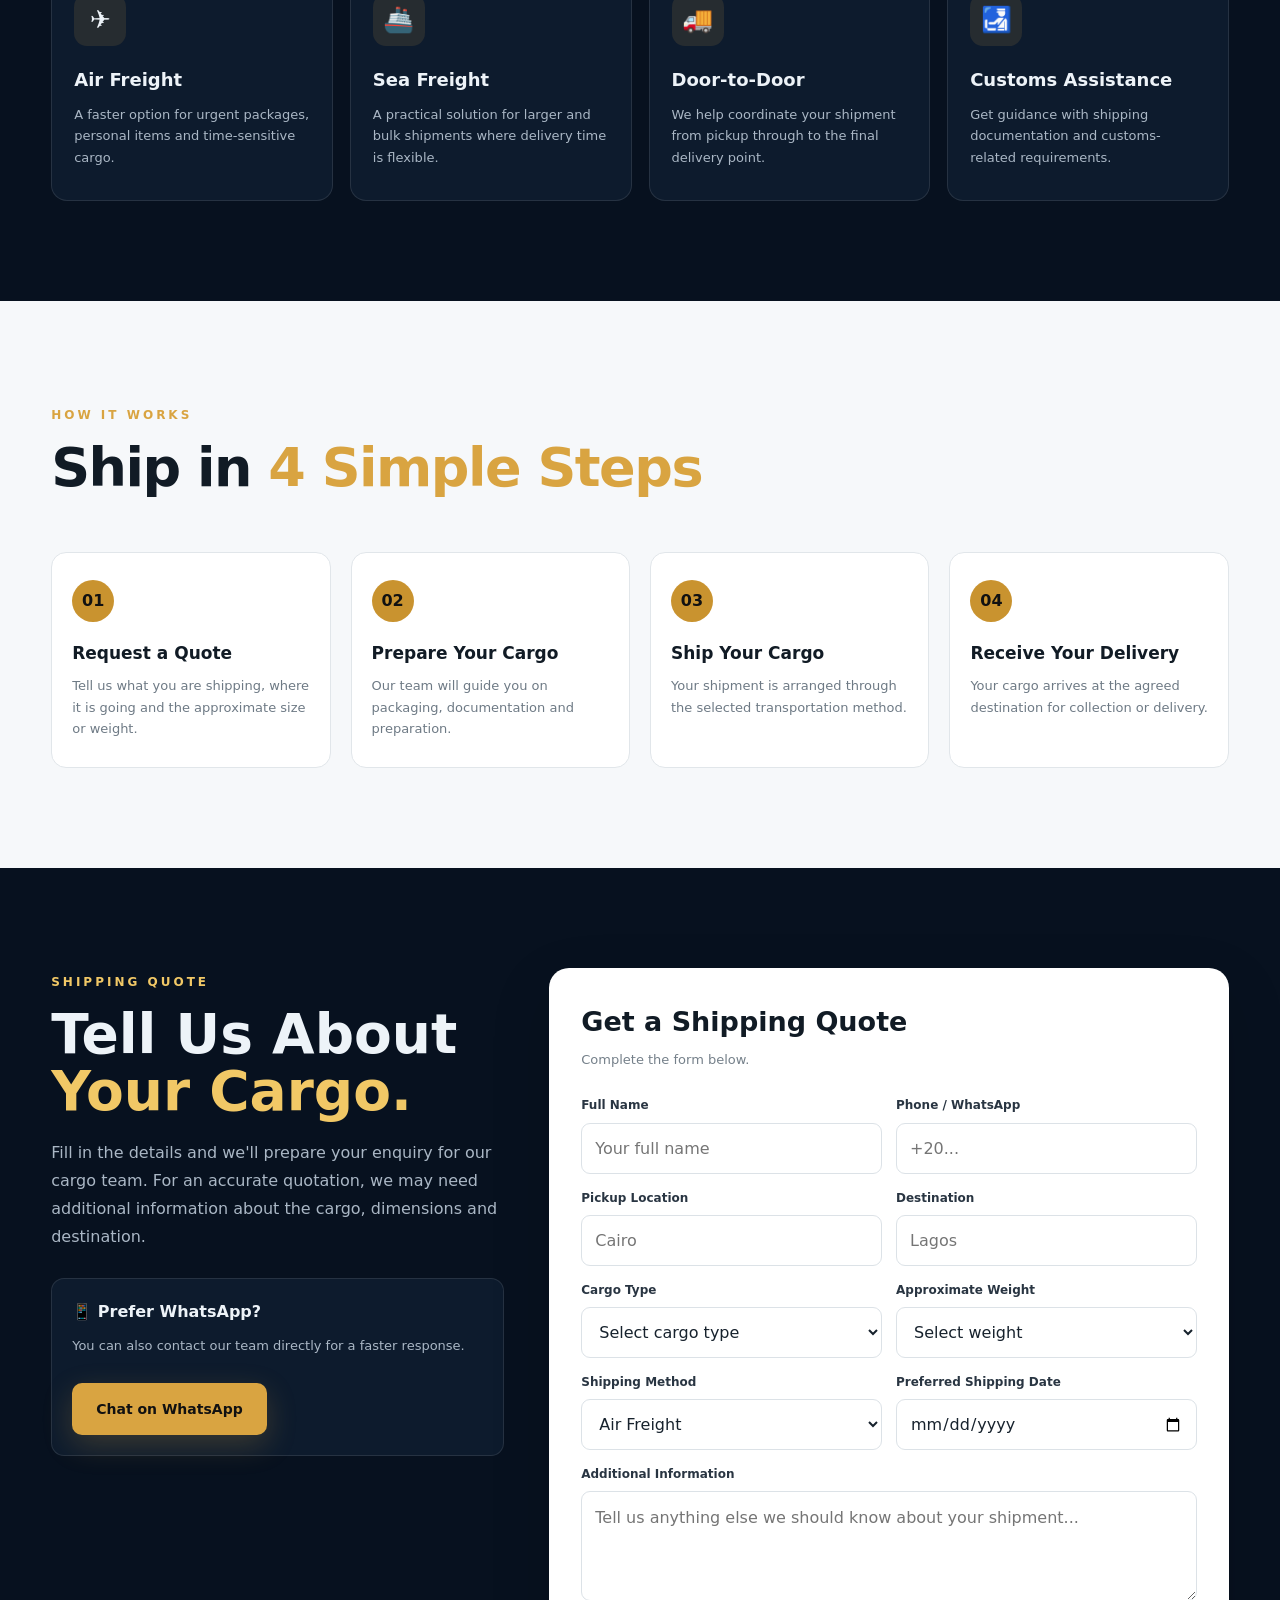
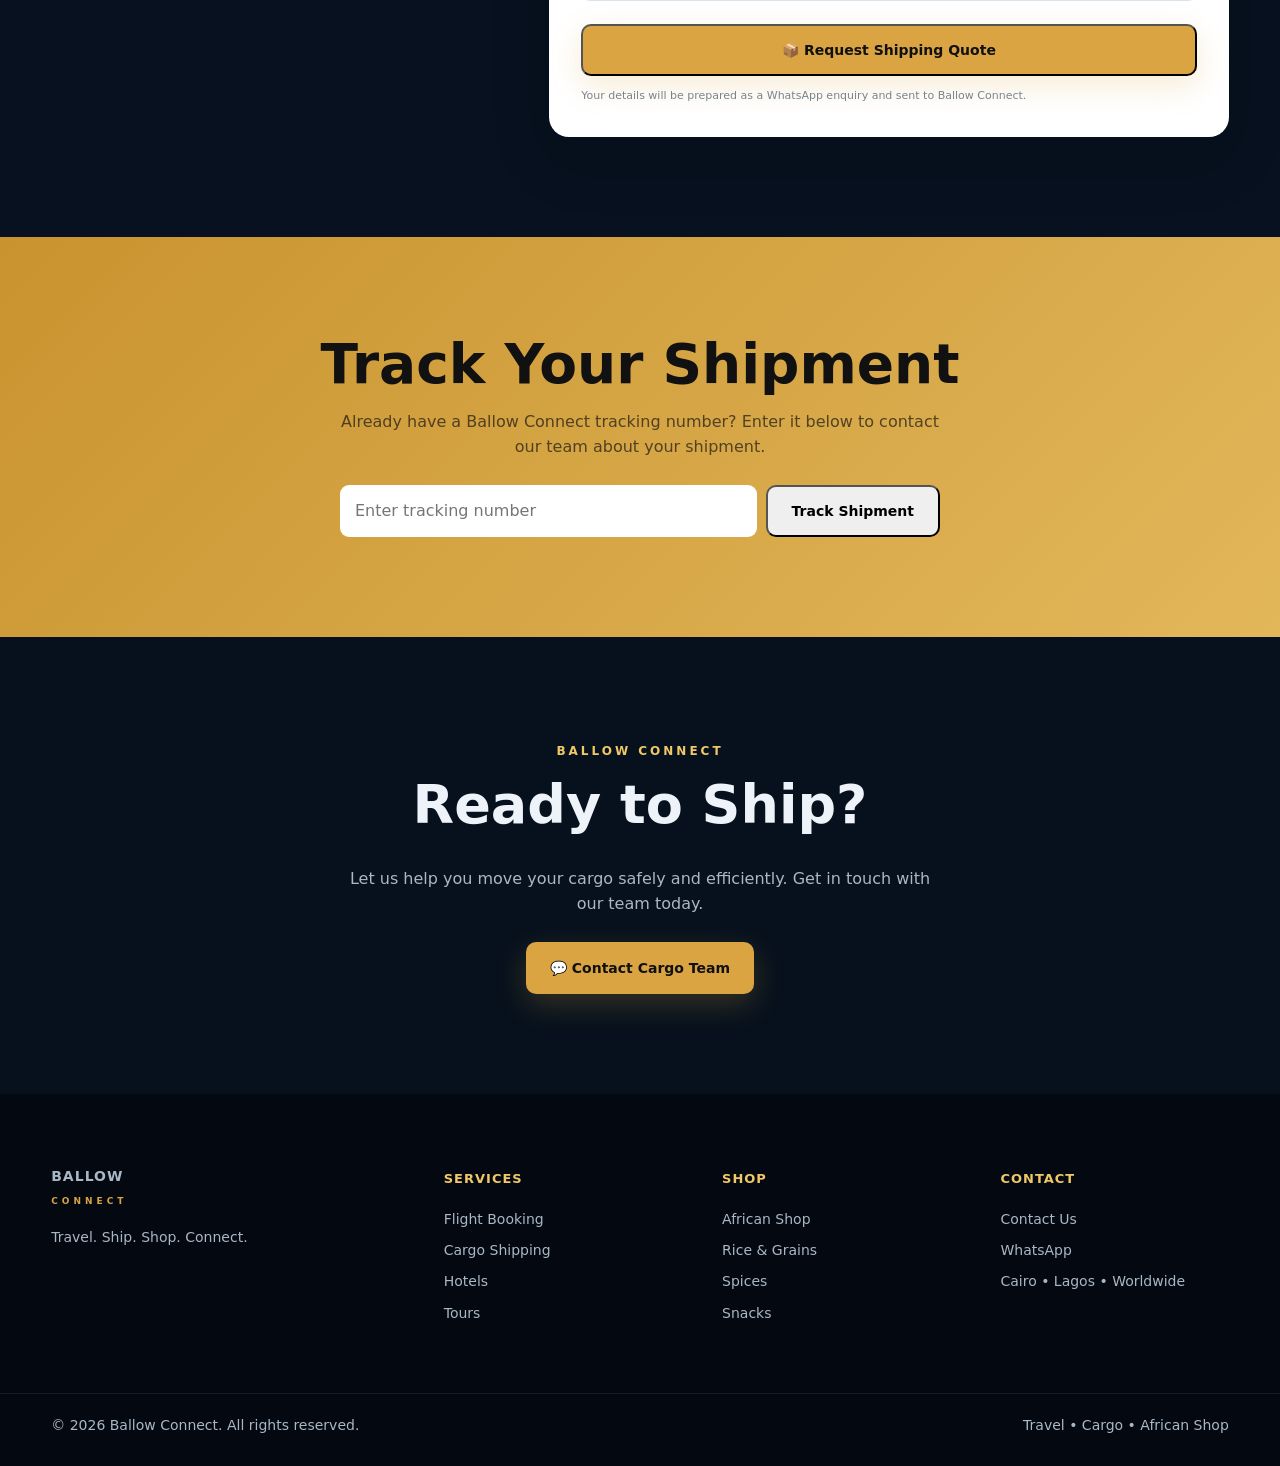
<file: cargo.html>
<!DOCTYPE html>
<html lang="en">

<head>

  <meta charset="UTF-8">

  <meta
    name="viewport"
    content="width=device-width, initial-scale=1.0"
  >

  <meta
    name="description"
    content="Ballow Connect cargo shipping services. Fast, secure and reliable cargo shipping from Cairo to Lagos and worldwide."
  >

  <title>Cargo Shipping | Ballow Connect</title>

  <link
    rel="stylesheet"
    href="style.css"
  >

  <style>

    /* =====================================================
       CARGO PAGE
    ===================================================== */

    .cargo-page-hero {
      min-height: 500px;

      display: flex;
      align-items: center;

      position: relative;

      background:
        linear-gradient(
          90deg,
          rgba(3, 9, 16, 0.94),
          rgba(3, 9, 16, 0.68),
          rgba(3, 9, 16, 0.40)
        ),
        url("icons/cargo.jpeg");

      background-size: cover;
      background-position: center;
    }

    .cargo-page-hero-content {
      position: relative;

      z-index: 2;

      max-width: 760px;

      padding-top: 65px;
    }

    .cargo-page-hero h1 {
      margin-top: 14px;

      max-width: 720px;

      font-size: clamp(42px, 6vw, 72px);

      line-height: 0.98;

      letter-spacing: -2px;
    }

    .cargo-page-hero h1 strong {
      color: var(--gold-light);
    }

    .cargo-page-hero p {
      max-width: 620px;

      margin-top: 23px;

      color: #c5d0da;

      font-size: 17px;

      line-height: 1.7;
    }

    .cargo-hero-buttons {
      display: flex;

      flex-wrap: wrap;

      gap: 12px;

      margin-top: 30px;
    }


    /* =====================================================
       CARGO INTRO
    ===================================================== */

    .cargo-intro {
      background: #f7f9fa;

      color: #111b25;
    }

    .cargo-intro-grid {
      display: grid;

      grid-template-columns:
        1fr 1fr;

      gap: 60px;

      align-items: center;
    }

    .cargo-intro h2 {
      margin-top: 13px;

      font-size: clamp(35px, 5vw, 54px);

      line-height: 1.04;
    }

    .cargo-intro h2 strong {
      color: #b57f1f;
    }

    .cargo-intro p {
      margin-top: 20px;

      color: #687580;

      line-height: 1.8;
    }


    /* =====================================================
       CARGO HIGHLIGHT CARD
    ===================================================== */

    .cargo-highlight {
      padding: 34px;

      border-radius: 20px;

      background:
        linear-gradient(
          145deg,
          #0b1b2c,
          #07111c
        );

      color: white;

      box-shadow:
        0 22px 55px rgba(6, 20, 35, 0.18);
    }

    .cargo-highlight-label {
      color: var(--gold-light);

      font-size: 11px;

      font-weight: 900;

      letter-spacing: 1.5px;
    }

    .cargo-highlight h3 {
      margin-top: 13px;

      font-size: 30px;
    }

    .cargo-highlight p {
      margin-top: 10px;

      color: #aebbc6;
    }

    .cargo-route {
      display: flex;

      align-items: center;

      justify-content: space-between;

      gap: 15px;

      margin-top: 28px;

      padding: 20px;

      border: 1px solid rgba(255,255,255,0.08);

      border-radius: 14px;

      background: rgba(255,255,255,0.04);
    }

    .cargo-route-city {
      text-align: center;
    }

    .cargo-route-city span {
      display: block;

      font-size: 30px;
    }

    .cargo-route-city strong {
      display: block;

      margin-top: 6px;

      font-size: 13px;
    }

    .cargo-route-arrow {
      color: var(--gold-light);

      font-size: 24px;
    }


    /* =====================================================
       SERVICES
    ===================================================== */

    .cargo-services {
      background: var(--bg);
    }

    .cargo-service-grid {
      display: grid;

      grid-template-columns:
        repeat(4, 1fr);

      gap: 17px;
    }

    .cargo-service-card {
      padding: 27px 22px;

      min-height: 235px;

      border: 1px solid var(--border);

      border-radius: 16px;

      background: var(--surface);

      transition:
        transform 0.25s ease,
        border-color 0.25s ease;
    }

    .cargo-service-card:hover {
      transform: translateY(-5px);

      border-color: var(--gold);
    }

    .cargo-service-icon {
      width: 52px;
      height: 52px;

      display: flex;

      align-items: center;
      justify-content: center;

      border-radius: 13px;

      background: rgba(217,164,65,0.12);

      font-size: 25px;
    }

    .cargo-service-card h3 {
      margin-top: 20px;

      font-size: 18px;
    }

    .cargo-service-card p {
      margin-top: 9px;

      color: var(--muted);

      font-size: 13px;

      line-height: 1.65;
    }


    /* =====================================================
       HOW IT WORKS
    ===================================================== */

    .cargo-process {
      background: #f6f8fa;

      color: #111b25;
    }

    .cargo-process-grid {
      display: grid;

      grid-template-columns:
        repeat(4, 1fr);

      gap: 20px;

      margin-top: 40px;
    }

    .cargo-process-item {
      position: relative;

      padding: 27px 20px;

      background: white;

      border: 1px solid #e1e6ea;

      border-radius: 15px;
    }

    .cargo-process-number {
      width: 42px;
      height: 42px;

      display: flex;

      align-items: center;
      justify-content: center;

      border-radius: 50%;

      background: #c9932f;

      color: #111;

      font-weight: 900;
    }

    .cargo-process-item h3 {
      margin-top: 18px;

      font-size: 17px;
    }

    .cargo-process-item p {
      margin-top: 8px;

      color: #6e7a85;

      font-size: 13px;

      line-height: 1.65;
    }


    /* =====================================================
       QUOTE FORM
    ===================================================== */

    .cargo-quote {
      background: var(--bg);
    }

    .cargo-quote-layout {
      display: grid;

      grid-template-columns:
        0.8fr 1.2fr;

      gap: 45px;

      align-items: start;
    }

    .cargo-quote-copy h2 {
      margin-top: 13px;

      font-size: clamp(35px, 5vw, 55px);

      line-height: 1.03;
    }

    .cargo-quote-copy h2 strong {
      color: var(--gold-light);
    }

    .cargo-quote-copy p {
      margin-top: 20px;

      color: var(--muted);

      line-height: 1.75;
    }

    .cargo-contact-box {
      margin-top: 27px;

      padding: 20px;

      border: 1px solid var(--border);

      border-radius: 13px;

      background: var(--surface);
    }

    .cargo-contact-box strong {
      display: block;

      margin-bottom: 7px;
    }

    .cargo-contact-box span {
      color: var(--muted);

      font-size: 13px;
    }


    .cargo-form-card {
      padding: 32px;

      background: #ffffff;

      color: #111b25;

      border-radius: 20px;

      box-shadow:
        0 22px 60px rgba(0,0,0,0.15);
    }

    .cargo-form-card h3 {
      font-size: 27px;

      margin-bottom: 7px;
    }

    .cargo-form-card > p {
      color: #75808a;

      font-size: 13px;

      margin-bottom: 26px;
    }

    .cargo-form-row {
      display: grid;

      grid-template-columns:
        1fr 1fr;

      gap: 14px;

      margin-bottom: 15px;
    }

    .cargo-form-group label {
      display: block;

      margin-bottom: 7px;

      color: #293542;

      font-size: 12px;

      font-weight: 800;
    }

    .cargo-form-group input,
    .cargo-form-group select,
    .cargo-form-group textarea {
      width: 100%;

      border: 1px solid #dce2e7;

      border-radius: 9px;

      background: #fff;

      color: #17222d;

      outline: none;
    }

    .cargo-form-group input,
    .cargo-form-group select {
      height: 51px;

      padding: 0 13px;
    }

    .cargo-form-group textarea {
      min-height: 110px;

      padding: 13px;

      resize: vertical;
    }

    .cargo-form-group input:focus,
    .cargo-form-group select:focus,
    .cargo-form-group textarea:focus {
      border-color: #c9932f;

      box-shadow:
        0 0 0 3px rgba(201,147,47,0.12);
    }

    .cargo-form-full {
      margin-bottom: 15px;
    }

    .cargo-form-note {
      margin-top: 12px;

      color: #78838d;

      font-size: 11px;

      line-height: 1.5;
    }


    /* =====================================================
       TRACKING
    ===================================================== */

    .cargo-tracking {
      background:
        linear-gradient(
          135deg,
          #c9932f,
          #e2b75a
        );

      color: #111;

      text-align: center;
    }

    .cargo-tracking h2 {
      font-size: clamp(35px, 5vw, 55px);

      line-height: 1;
    }

    .cargo-tracking p {
      max-width: 600px;

      margin: 17px auto 25px;

      color: rgba(17,17,17,0.68);
    }

    .tracking-form {
      max-width: 600px;

      margin: 0 auto;

      display: flex;

      gap: 9px;
    }

    .tracking-form input {
      flex: 1;

      height: 52px;

      padding: 0 15px;

      border: 0;

      border-radius: 9px;

      outline: none;
    }


    /* =====================================================
       CTA
    ===================================================== */

    .cargo-final-cta {
      background: #07111d;

      text-align: center;
    }

    .cargo-final-cta h2 {
      font-size: clamp(34px, 5vw, 54px);
    }

    .cargo-final-cta p {
      max-width: 600px;

      margin: 17px auto 25px;

      color: var(--muted);
    }


    /* =====================================================
       RESPONSIVE
    ===================================================== */

    @media (max-width: 950px) {

      .cargo-service-grid {
        grid-template-columns:
          repeat(2, 1fr);
      }

      .cargo-process-grid {
        grid-template-columns:
          repeat(2, 1fr);
      }

      .cargo-intro-grid,
      .cargo-quote-layout {
        grid-template-columns: 1fr;
      }

    }


    @media (max-width: 600px) {

      .cargo-page-hero {
        min-height: 460px;
      }

      .cargo-page-hero-content {
        padding-top: 55px;
      }

      .cargo-page-hero h1 {
        letter-spacing: -1px;
      }

      .cargo-hero-buttons {
        flex-direction: column;

        align-items: stretch;
      }

      .cargo-service-grid,
      .cargo-process-grid {
        grid-template-columns: 1fr;
      }

      .cargo-form-row {
        grid-template-columns: 1fr;
      }

      .cargo-form-card,
      .cargo-highlight {
        padding: 23px;
      }

      .cargo-route {
        padding: 15px;
      }

      .tracking-form {
        flex-direction: column;
      }

    }

  </style>

</head>


<body>


  <!-- =====================================================
       HEADER
  ====================================================== -->

  <header class="site-header">

    <div class="container nav-container">

      <a
        href="index.html"
        class="logo"
      >
        <span>BALLOW</span>
        <small>CONNECT</small>
      </a>


      <button
        class="menu-toggle"
        id="menuToggle"
        aria-label="Open navigation"
      >
        ☰
      </button>


      <nav
        class="main-nav"
        id="mainNav"
      >

        <a href="index.html">
          Home
        </a>

        <a href="flights.html">
          Flights
        </a>

        <a
          href="cargo.html"
          class="active"
        >
          Cargo
        </a>

        <a href="hotels.html">
          Hotels
        </a>

        <a href="tours.html">
          Tours
        </a>

        <a href="shop.html">
          African Shop
        </a>

        <a href="about.html">
          About
        </a>

        <a href="contact.html">
          Contact
        </a>

      </nav>

    </div>

  </header>



  <!-- =====================================================
       HERO
  ====================================================== -->

  <section class="cargo-page-hero">

    <div class="container cargo-page-hero-content">

      <span class="section-tag">
        BALLOW CARGO SERVICES
      </span>

      <h1>
        Fast, Secure &
        <strong>Reliable Cargo Shipping.</strong>
      </h1>

      <p>
        Ship your packages and goods from Cairo to
        Lagos and other destinations with confidence.
        We help make international cargo simple,
        efficient and stress-free.
      </p>

      <div class="cargo-hero-buttons">

        <a
          href="#shippingQuote"
          class="btn btn-primary"
        >
          📦 Get a Shipping Quote
        </a>

        <a
          href="https://wa.me/2347030457948?text=Hello%20Ballow%20Connect%2C%20I%20would%20like%20to%20make%20a%20cargo%20enquiry."
          class="btn btn-outline"
        >
          💬 WhatsApp Us
        </a>

      </div>

    </div>

  </section>



  <!-- =====================================================
       INTRO
  ====================================================== -->

  <section class="cargo-intro">

    <div class="container cargo-intro-grid">


      <div>

        <span class="section-tag">
          SHIPPING MADE SIMPLE
        </span>

        <h2>
          Move Your Goods
          <strong>With Confidence.</strong>
        </h2>

        <p>
          At Ballow Connect, we specialize in international
          cargo shipping for individuals, families and
          businesses. Whether you are sending personal
          belongings, food items, commercial goods or
          larger consignments, our team is ready to assist.
        </p>

        <p>
          From pickup and packaging to transportation and
          delivery, we help coordinate the process so you
          can ship with greater peace of mind.
        </p>

      </div>


      <div class="cargo-highlight">

        <span class="cargo-highlight-label">
          FEATURED ROUTE
        </span>

        <h3>
          Cairo to Lagos
        </h3>

        <p>
          One of our key cargo routes connecting
          Egypt and Nigeria.
        </p>


        <div class="cargo-route">

          <div class="cargo-route-city">

            <span>
              🇪🇬
            </span>

            <strong>
              Cairo
            </strong>

          </div>


          <div class="cargo-route-arrow">
            →
          </div>


          <div class="cargo-route-city">

            <span>
              🇳🇬
            </span>

            <strong>
              Lagos
            </strong>

          </div>

        </div>

      </div>

    </div>

  </section>



  <!-- =====================================================
       SERVICES
  ====================================================== -->

  <section class="cargo-services">

    <div class="container">

      <div class="section-heading">

        <span>
          WHAT WE OFFER
        </span>

        <h2>
          Our Cargo
          <strong>Services</strong>
        </h2>

        <p>
          Flexible shipping solutions for personal
          and business cargo.
        </p>

      </div>


      <div class="cargo-service-grid">


        <div class="cargo-service-card">

          <div class="cargo-service-icon">
            ✈️
          </div>

          <h3>
            Air Freight
          </h3>

          <p>
            A faster option for urgent packages,
            personal items and time-sensitive cargo.
          </p>

        </div>


        <div class="cargo-service-card">

          <div class="cargo-service-icon">
            🚢
          </div>

          <h3>
            Sea Freight
          </h3>

          <p>
            A practical solution for larger and
            bulk shipments where delivery time is flexible.
          </p>

        </div>


        <div class="cargo-service-card">

          <div class="cargo-service-icon">
            🚚
          </div>

          <h3>
            Door-to-Door
          </h3>

          <p>
            We help coordinate your shipment from
            pickup through to the final delivery point.
          </p>

        </div>


        <div class="cargo-service-card">

          <div class="cargo-service-icon">
            🛃
          </div>

          <h3>
            Customs Assistance
          </h3>

          <p>
            Get guidance with shipping documentation
            and customs-related requirements.
          </p>

        </div>

      </div>

    </div>

  </section>



  <!-- =====================================================
       PROCESS
  ====================================================== -->

  <section class="cargo-process">

    <div class="container">

      <div class="section-heading">

        <span>
          HOW IT WORKS
        </span>

        <h2>
          Ship in
          <strong>4 Simple Steps</strong>
        </h2>

      </div>


      <div class="cargo-process-grid">


        <div class="cargo-process-item">

          <div class="cargo-process-number">
            01
          </div>

          <h3>
            Request a Quote
          </h3>

          <p>
            Tell us what you are shipping,
            where it is going and the approximate
            size or weight.
          </p>

        </div>


        <div class="cargo-process-item">

          <div class="cargo-process-number">
            02
          </div>

          <h3>
            Prepare Your Cargo
          </h3>

          <p>
            Our team will guide you on packaging,
            documentation and preparation.
          </p>

        </div>


        <div class="cargo-process-item">

          <div class="cargo-process-number">
            03
          </div>

          <h3>
            Ship Your Cargo
          </h3>

          <p>
            Your shipment is arranged through
            the selected transportation method.
          </p>

        </div>


        <div class="cargo-process-item">

          <div class="cargo-process-number">
            04
          </div>

          <h3>
            Receive Your Delivery
          </h3>

          <p>
            Your cargo arrives at the agreed
            destination for collection or delivery.
          </p>

        </div>

      </div>

    </div>

  </section>



  <!-- =====================================================
       QUOTE
  ====================================================== -->

  <section
    class="cargo-quote"
    id="shippingQuote"
  >

    <div class="container cargo-quote-layout">


      <div class="cargo-quote-copy">

        <span class="section-tag">
          SHIPPING QUOTE
        </span>

        <h2>
          Tell Us About
          <strong>Your Cargo.</strong>
        </h2>

        <p>
          Fill in the details and we'll prepare your
          enquiry for our cargo team. For an accurate
          quotation, we may need additional information
          about the cargo, dimensions and destination.
        </p>


        <div class="cargo-contact-box">

          <strong>
            📱 Prefer WhatsApp?
          </strong>

          <span>
            You can also contact our team directly
            for a faster response.
          </span>

          <br><br>

          <a
            href="https://wa.me/2347030457948?text=Hello%20Ballow%20Connect%2C%20I%20need%20a%20cargo%20shipping%20quote."
            class="btn btn-primary"
          >
            Chat on WhatsApp
          </a>

        </div>

      </div>



      <div class="cargo-form-card">

        <h3>
          Get a Shipping Quote
        </h3>

        <p>
          Complete the form below.
        </p>


        <form id="cargoQuoteForm">


          <div class="cargo-form-row">

            <div class="cargo-form-group">

              <label for="cargoName">
                Full Name
              </label>

              <input
                type="text"
                id="cargoName"
                placeholder="Your full name"
                required
              >

            </div>


            <div class="cargo-form-group">

              <label for="cargoPhone">
                Phone / WhatsApp
              </label>

              <input
                type="tel"
                id="cargoPhone"
                placeholder="+20..."
                required
              >

            </div>

          </div>


          <div class="cargo-form-row">

            <div class="cargo-form-group">

              <label for="cargoPickup">
                Pickup Location
              </label>

              <input
                type="text"
                id="cargoPickup"
                placeholder="Cairo"
                required
              >

            </div>


            <div class="cargo-form-group">

              <label for="cargoDestination">
                Destination
              </label>

              <input
                type="text"
                id="cargoDestination"
                placeholder="Lagos"
                required
              >

            </div>

          </div>


          <div class="cargo-form-row">

            <div class="cargo-form-group">

              <label for="cargoType">
                Cargo Type
              </label>

              <select
                id="cargoType"
                required
              >

                <option value="">
                  Select cargo type
                </option>

                <option>
                  Personal Items
                </option>

                <option>
                  Food & Groceries
                </option>

                <option>
                  Clothing
                </option>

                <option>
                  Electronics
                </option>

                <option>
                  Commercial Goods
                </option>

                <option>
                  Other
                </option>

              </select>

            </div>


            <div class="cargo-form-group">

              <label for="cargoWeight">
                Approximate Weight
              </label>

              <select
                id="cargoWeight"
                required
              >

                <option value="">
                  Select weight
                </option>

                <option>
                  Under 5 kg
                </option>

                <option>
                  5 - 10 kg
                </option>

                <option>
                  10 - 20 kg
                </option>

                <option>
                  20 - 32 kg
                </option>

                <option>
                  32 - 50 kg
                </option>

                <option>
                  50+ kg
                </option>

                <option>
                  Not sure
                </option>

              </select>

            </div>

          </div>


          <div class="cargo-form-row">

            <div class="cargo-form-group">

              <label for="cargoMethod">
                Shipping Method
              </label>

              <select id="cargoMethod">

                <option>
                  Air Freight
                </option>

                <option>
                  Sea Freight
                </option>

                <option>
                  Door-to-Door
                </option>

                <option>
                  Not Sure
                </option>

              </select>

            </div>


            <div class="cargo-form-group">

              <label for="cargoDate">
                Preferred Shipping Date
              </label>

              <input
                type="date"
                id="cargoDate"
              >

            </div>

          </div>


          <div class="cargo-form-group cargo-form-full">

            <label for="cargoMessage">
              Additional Information
            </label>

            <textarea
              id="cargoMessage"
              placeholder="Tell us anything else we should know about your shipment..."
            ></textarea>

          </div>


          <button
            type="submit"
            class="btn btn-primary full-width"
          >
            📦 Request Shipping Quote
          </button>


          <p class="cargo-form-note">
            Your details will be prepared as a WhatsApp
            enquiry and sent to Ballow Connect.
          </p>

        </form>

      </div>

    </div>

  </section>



  <!-- =====================================================
       TRACKING
  ====================================================== -->

  <section class="cargo-tracking">

    <div class="container">

      <h2>
        Track Your Shipment
      </h2>

      <p>
        Already have a Ballow Connect tracking number?
        Enter it below to contact our team about your shipment.
      </p>


      <form
        class="tracking-form"
        id="trackingForm"
      >

        <input
          type="text"
          id="trackingNumber"
          placeholder="Enter tracking number"
          required
        >

        <button
          type="submit"
          class="btn btn-dark"
        >
          Track Shipment
        </button>

      </form>

    </div>

  </section>



  <!-- =====================================================
       FINAL CTA
  ====================================================== -->

  <section class="cargo-final-cta">

    <div class="container">

      <span class="section-tag">
        BALLOW CONNECT
      </span>

      <h2>
        Ready to Ship?
      </h2>

      <p>
        Let us help you move your cargo safely and
        efficiently. Get in touch with our team today.
      </p>

      <a
        href="https://wa.me/2347030457948?text=Hello%20Ballow%20Connect%2C%20I%20am%20ready%20to%20ship%20my%20cargo."
        class="btn btn-primary"
      >
        💬 Contact Cargo Team
      </a>

    </div>

  </section>



  <!-- =====================================================
       FOOTER
  ====================================================== -->

  <footer class="site-footer">

    <div class="container footer-grid">


      <div>

        <div class="logo footer-logo">

          <span>
            BALLOW
          </span>

          <small>
            CONNECT
          </small>

        </div>

        <p>
          Travel. Ship. Shop. Connect.
        </p>

      </div>


      <div>

        <h4>
          Services
        </h4>

        <a href="flights.html">
          Flight Booking
        </a>

        <a href="cargo.html">
          Cargo Shipping
        </a>

        <a href="hotels.html">
          Hotels
        </a>

        <a href="tours.html">
          Tours
        </a>

      </div>


      <div>

        <h4>
          Shop
        </h4>

        <a href="shop.html">
          African Shop
        </a>

        <a href="shop.html#grains">
          Rice & Grains
        </a>

        <a href="shop.html#spices">
          Spices
        </a>

        <a href="shop.html#snacks">
          Snacks
        </a>

      </div>


      <div>

        <h4>
          Contact
        </h4>

        <a href="contact.html">
          Contact Us
        </a>

        <a href="https://wa.me/2347030457948">
          WhatsApp
        </a>

        <span>
          Cairo • Lagos • Worldwide
        </span>

      </div>

    </div>


    <div class="footer-bottom">

      <div class="container">

        <span>
          © 2026 Ballow Connect. All rights reserved.
        </span>

        <span>
          Travel • Cargo • African Shop
        </span>

      </div>

    </div>

  </footer>



  <!-- =====================================================
       CARGO SCRIPT
  ====================================================== -->

  <script>

    document.addEventListener(
      "DOMContentLoaded",
      function () {


        /* ================================================
           MOBILE NAVIGATION
        ================================================= */

        const menuToggle =
          document.getElementById("menuToggle");

        const mainNav =
          document.getElementById("mainNav");


        if (menuToggle && mainNav) {

          menuToggle.addEventListener(
            "click",
            function () {

              mainNav.classList.toggle("active");

            }
          );


          mainNav
            .querySelectorAll("a")
            .forEach(function (link) {

              link.addEventListener(
                "click",
                function () {

                  mainNav.classList.remove("active");

                }
              );

            });

        }


        /* ================================================
           CARGO QUOTE FORM
        ================================================= */

        const cargoForm =
          document.getElementById("cargoQuoteForm");


        if (cargoForm) {

          cargoForm.addEventListener(
            "submit",
            function (event) {

              event.preventDefault();


              const name =
                document
                  .getElementById("cargoName")
                  .value
                  .trim();


              const phone =
                document
                  .getElementById("cargoPhone")
                  .value
                  .trim();


              const pickup =
                document
                  .getElementById("cargoPickup")
                  .value
                  .trim();


              const destination =
                document
                  .getElementById("cargoDestination")
                  .value
                  .trim();


              const cargoType =
                document
                  .getElementById("cargoType")
                  .value;


              const weight =
                document
                  .getElementById("cargoWeight")
                  .value;


              const method =
                document
                  .getElementById("cargoMethod")
                  .value;


              const date =
                document
                  .getElementById("cargoDate")
                  .value;


              const additionalMessage =
                document
                  .getElementById("cargoMessage")
                  .value
                  .trim();


              if (
                !name ||
                !phone ||
                !pickup ||
                !destination ||
                !cargoType ||
                !weight
              ) {

                alert(
                  "Please complete the required cargo information."
                );

                return;

              }


              let message =
                "Hello Ballow Connect,%0A%0A" +

                "📦 CARGO SHIPPING QUOTE REQUEST%0A%0A" +

                "👤 Name: " +
                encodeURIComponent(name) +

                "%0A" +

                "📱 Phone / WhatsApp: " +
                encodeURIComponent(phone) +

                "%0A%0A" +

                "📍 Pickup: " +
                encodeURIComponent(pickup) +

                "%0A" +

                "📍 Destination: " +
                encodeURIComponent(destination) +

                "%0A" +

                "📦 Cargo Type: " +
                encodeURIComponent(cargoType) +

                "%0A" +

                "⚖️ Approx. Weight: " +
                encodeURIComponent(weight) +

                "%0A" +

                "🚚 Shipping Method: " +
                encodeURIComponent(method);


              if (date) {

                message +=
                  "%0A" +
                  "📅 Preferred Date: " +
                  encodeURIComponent(date);

              }


              if (additionalMessage) {

                message +=
                  "%0A%0A" +
                  "📝 Additional Information:%0A" +
                  encodeURIComponent(
                    additionalMessage
                  );

              }


              message +=
                "%0A%0APlease provide me with a shipping quote and available options.";


              const whatsappURL =
                "https://wa.me/2347030457948?text=" +
                message;


              window.open(
                whatsappURL,
                "_blank"
              );

            }
          );

        }


        /* ================================================
           TRACKING FORM
        ================================================= */

        const trackingForm =
          document.getElementById("trackingForm");


        if (trackingForm) {

          trackingForm.addEventListener(
            "submit",
            function (event) {

              event.preventDefault();


              const trackingNumber =
                document
                  .getElementById("trackingNumber")
                  .value
                  .trim();


              if (!trackingNumber) {

                alert(
                  "Please enter your tracking number."
                );

                return;

              }


              const message =
                "Hello Ballow Connect,%0A%0A" +

                "I would like to check the status of my shipment.%0A%0A" +

                "📦 Tracking Number: " +
                encodeURIComponent(
                  trackingNumber
                );


              const whatsappURL =
                "https://wa.me/2347030457948?text=" +
                message;


              window.open(
                whatsappURL,
                "_blank"
              );

            }
          );

        }

      }
    );

  </script>

</body>

</html>
</file>
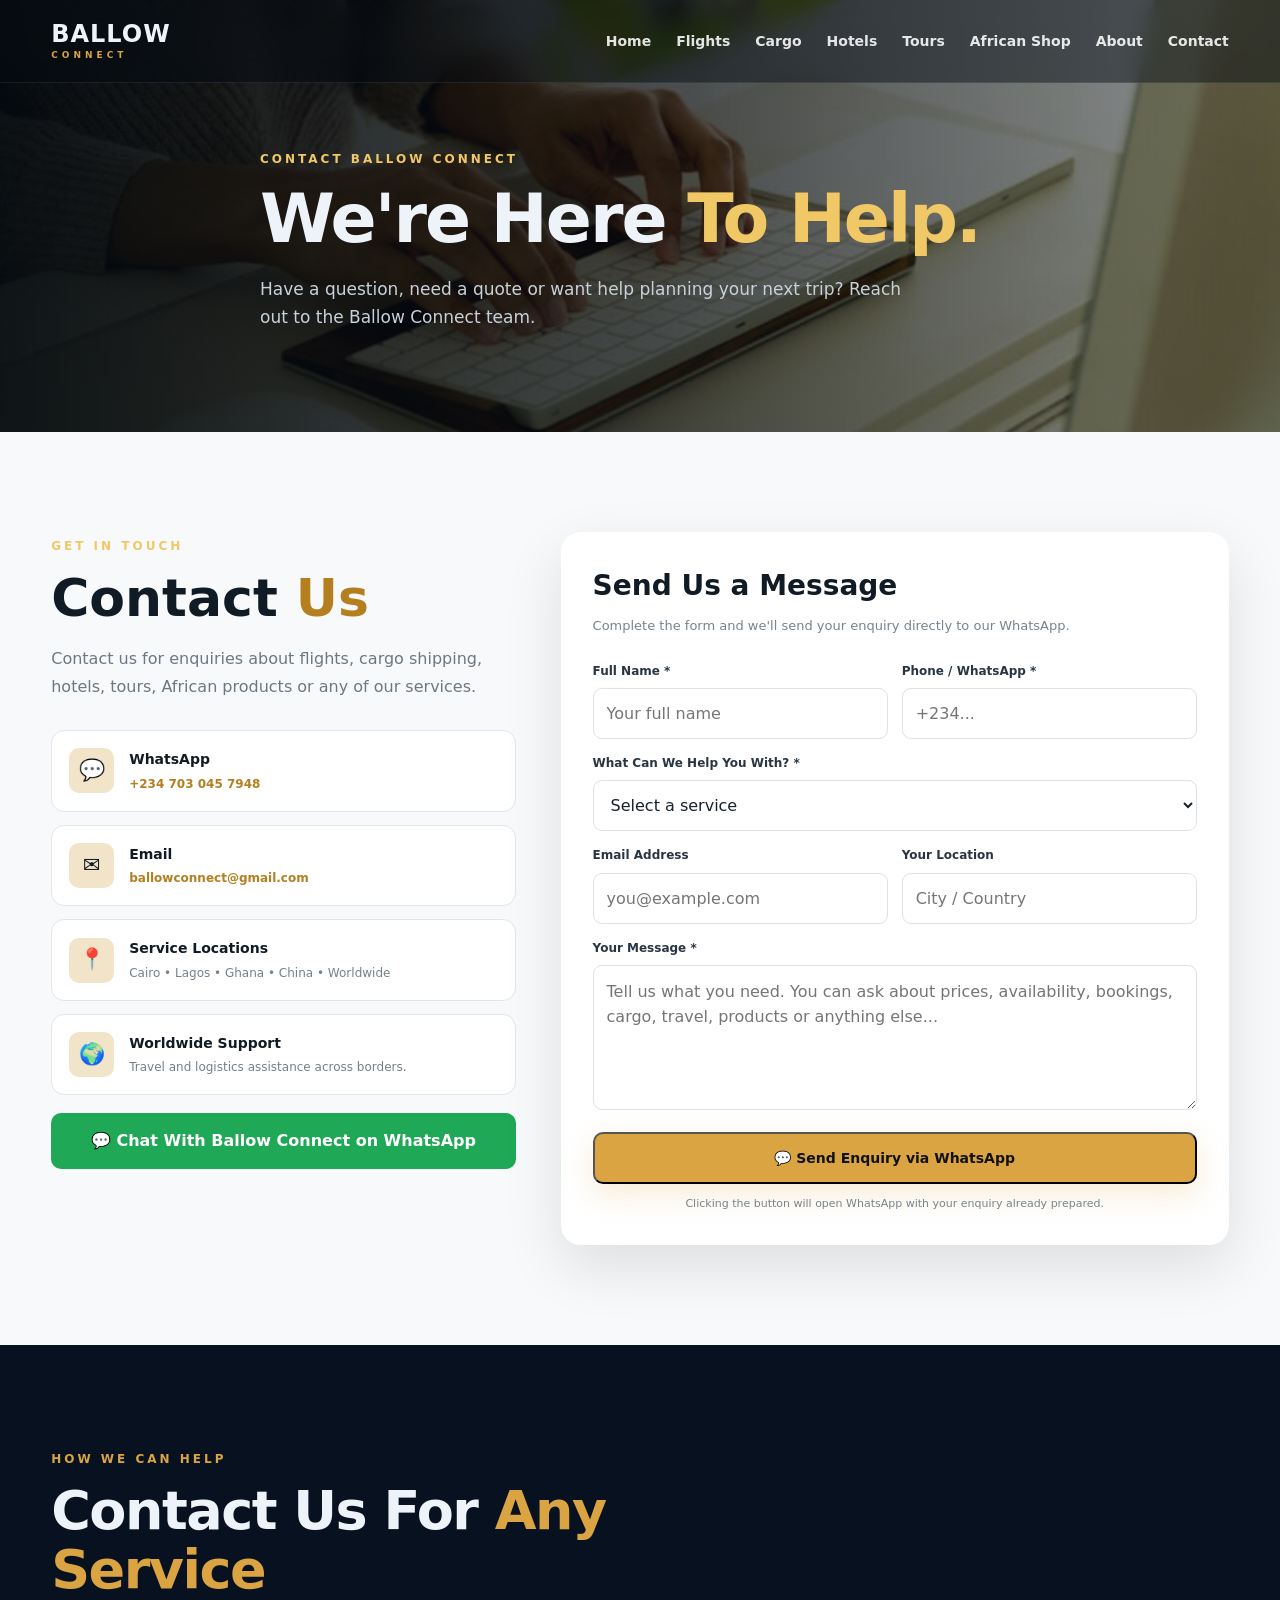
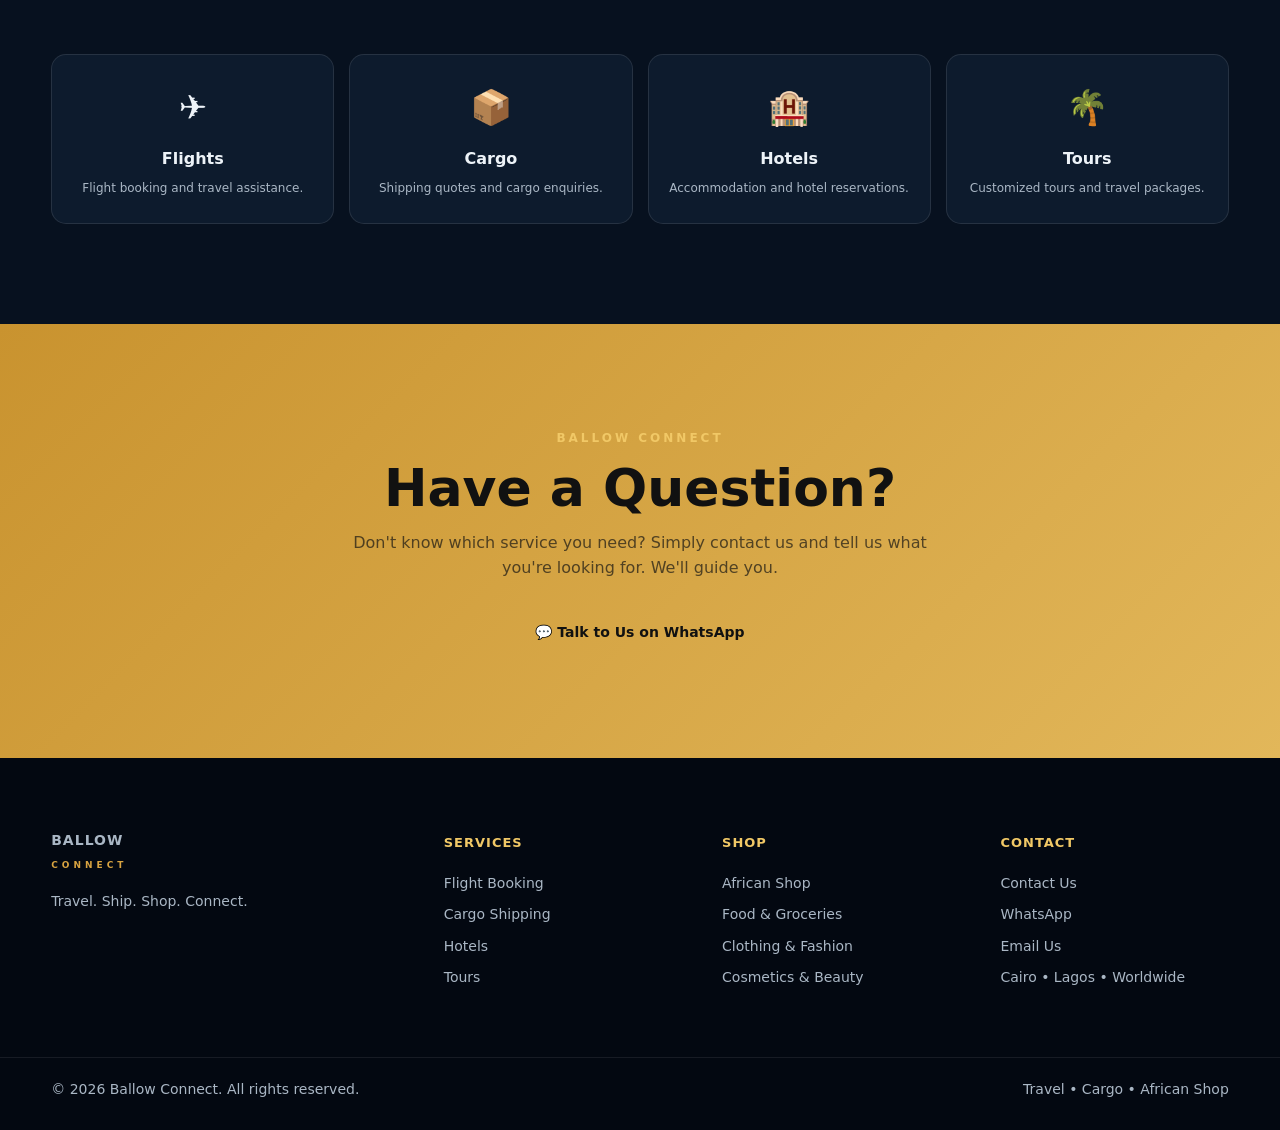
<file: contact.html>
<!DOCTYPE html>
<html lang="en">

<head>

  <meta charset="UTF-8">

  <meta
    name="viewport"
    content="width=device-width, initial-scale=1.0"
  >

  <meta
    name="description"
    content="Contact Ballow Connect for flight bookings, cargo shipping, hotels, tours, African products and general enquiries."
  >

  <title>Contact Us | Ballow Connect</title>

  <link
    rel="stylesheet"
    href="style.css"
  >

  <style>

    /* =========================================
       BALLOW CONNECT — CONTACT PAGE
    ========================================= */

    .contact-hero {

      min-height: 430px;

      display: flex;
      align-items: center;

      position: relative;

      background:
        linear-gradient(
          90deg,
          rgba(4,10,16,.94),
          rgba(4,10,16,.70),
          rgba(4,10,16,.38)
        ),
        url("icons/contact.jpeg");

      background-size: cover;
      background-position: center;

    }


    .contact-hero-content {

      max-width: 760px;

      padding-top: 45px;

      position: relative;
      z-index: 2;

    }


    .contact-hero h1 {

      margin-top: 14px;

      font-size:
        clamp(42px, 6vw, 68px);

      line-height: 1;

      letter-spacing: -2px;

    }


    .contact-hero h1 strong {

      color: var(--gold-light);

    }


    .contact-hero p {

      max-width: 650px;

      margin-top: 22px;

      color: #c8d1d9;

      font-size: 17px;

      line-height: 1.7;

    }


    /* =========================================
       CONTACT CONTENT
    ========================================= */

    .contact-section {

      background: #f7f9fa;

      color: #111b25;

    }


    .contact-grid {

      display: grid;

      grid-template-columns:
        .82fr 1.18fr;

      gap: 45px;

      align-items: start;

    }


    /* =========================================
       CONTACT INFORMATION
    ========================================= */

    .contact-info h2 {

      margin-top: 13px;

      font-size:
        clamp(35px, 5vw, 52px);

      line-height: 1.05;

    }


    .contact-info h2 strong {

      color: #b57f1f;

    }


    .contact-info > p {

      margin-top: 19px;

      color: #6d7882;

      line-height: 1.8;

    }


    .contact-cards {

      display: grid;

      gap: 13px;

      margin-top: 28px;

    }


    .contact-card {

      display: flex;

      align-items: center;

      gap: 15px;

      padding: 17px;

      background: white;

      border: 1px solid #e1e6ea;

      border-radius: 13px;

    }


    .contact-card-icon {

      width: 45px;
      height: 45px;

      flex-shrink: 0;

      display: flex;

      align-items: center;
      justify-content: center;

      border-radius: 10px;

      background: #f1e4c8;

      font-size: 21px;

    }


    .contact-card strong {

      display: block;

      font-size: 14px;

    }


    .contact-card span {

      display: block;

      margin-top: 4px;

      color: #74808a;

      font-size: 12px;

    }


    .contact-card a {

      color: #b57f1f;

      text-decoration: none;

      font-weight: 700;

    }


    .contact-card a:hover {

      text-decoration: underline;

    }


    .contact-whatsapp {

      display: inline-flex;

      align-items: center;

      justify-content: center;

      gap: 8px;

      width: 100%;

      margin-top: 18px;

      padding: 15px 20px;

      border-radius: 10px;

      background: #1fa855;

      color: white;

      text-decoration: none;

      font-weight: 800;

      transition: transform .2s ease;

    }


    .contact-whatsapp:hover {

      transform: translateY(-2px);

    }


    /* =========================================
       FORM
    ========================================= */

    .contact-form-card {

      padding: 32px;

      background: white;

      border-radius: 20px;

      box-shadow:
        0 22px 60px rgba(0,0,0,.11);

    }


    .contact-form-card h3 {

      font-size: 28px;

      margin-bottom: 7px;

    }


    .contact-form-card > p {

      color: #77838d;

      font-size: 13px;

      margin-bottom: 25px;

    }


    .contact-form-row {

      display: grid;

      grid-template-columns: 1fr 1fr;

      gap: 14px;

    }


    .contact-form-group {

      margin-bottom: 15px;

    }


    .contact-form-group label {

      display: block;

      margin-bottom: 7px;

      color: #293542;

      font-size: 12px;

      font-weight: 800;

    }


    .contact-form-group input,
    .contact-form-group select,
    .contact-form-group textarea {

      width: 100%;

      box-sizing: border-box;

      border: 1px solid #dce2e7;

      border-radius: 9px;

      background: white;

      color: #17222d;

      outline: none;

      font-family: inherit;

    }


    .contact-form-group input,
    .contact-form-group select {

      height: 51px;

      padding: 0 13px;

    }


    .contact-form-group textarea {

      min-height: 145px;

      padding: 13px;

      resize: vertical;

    }


    .contact-form-group input:focus,
    .contact-form-group select:focus,
    .contact-form-group textarea:focus {

      border-color: #c9932f;

      box-shadow:
        0 0 0 3px rgba(201,147,47,.12);

    }


    .contact-form-note {

      margin-top: 12px;

      color: #78838d;

      font-size: 11px;

      line-height: 1.5;

      text-align: center;

    }


    /* =========================================
       SERVICES
    ========================================= */

    .contact-services {

      background: var(--bg);

    }


    .contact-service-grid {

      display: grid;

      grid-template-columns:
        repeat(4, 1fr);

      gap: 15px;

      margin-top: 35px;

    }


    .contact-service {

      padding: 25px 18px;

      text-align: center;

      background: var(--surface);

      border: 1px solid var(--border);

      border-radius: 15px;

    }


    .contact-service-icon {

      font-size: 34px;

    }


    .contact-service h3 {

      margin-top: 12px;

      font-size: 16px;

    }


    .contact-service p {

      margin-top: 7px;

      color: var(--muted);

      font-size: 12px;

      line-height: 1.6;

    }


    /* =========================================
       CTA
    ========================================= */

    .contact-cta {

      background:
        linear-gradient(
          135deg,
          #c9932f,
          #e2b75a
        );

      color: #111;

      text-align: center;

    }


    .contact-cta h2 {

      font-size:
        clamp(34px, 5vw, 52px);

    }


    .contact-cta p {

      max-width: 620px;

      margin: 16px auto 25px;

      color: rgba(17,17,17,.68);

    }


    /* =========================================
       RESPONSIVE
    ========================================= */

    @media (max-width: 950px) {

      .contact-grid {

        grid-template-columns: 1fr;

      }


      .contact-service-grid {

        grid-template-columns:
          repeat(2, 1fr);

      }

    }


    @media (max-width: 600px) {

      .contact-hero {

        min-height: 430px;

      }


      .contact-hero h1 {

        letter-spacing: -1px;

      }


      .contact-form-row {

        grid-template-columns: 1fr;

        gap: 0;

      }


      .contact-form-card {

        padding: 23px;

      }


      .contact-service-grid {

        grid-template-columns: 1fr;

      }

    }

  </style>

</head>


<body>


  <!-- =========================================
       HEADER
  ========================================== -->

  <header class="site-header">

    <div class="container nav-container">


      <a
        href="index.html"
        class="logo"
      >

        <span>
          BALLOW
        </span>

        <small>
          CONNECT
        </small>

      </a>


      <button
        class="menu-toggle"
        id="menuToggle"
        aria-label="Open navigation"
      >
        ☰
      </button>


      <nav
        class="main-nav"
        id="mainNav"
      >

        <a href="index.html">
          Home
        </a>

        <a href="flights.html">
          Flights
        </a>

        <a href="cargo.html">
          Cargo
        </a>

        <a href="hotels.html">
          Hotels
        </a>

        <a href="tours.html">
          Tours
        </a>

        <a href="shop.html">
          African Shop
        </a>

        <a href="about.html">
          About
        </a>

        <a
          href="contact.html"
          class="active"
        >
          Contact
        </a>

      </nav>

    </div>

  </header>



  <!-- =========================================
       HERO
  ========================================== -->

  <section class="contact-hero">

    <div class="container contact-hero-content">


      <span class="section-tag">
        CONTACT BALLOW CONNECT
      </span>


      <h1>

        We're Here
        <strong>
          To Help.
        </strong>

      </h1>


      <p>

        Have a question, need a quote or want help
        planning your next trip? Reach out to the
        Ballow Connect team.

      </p>

    </div>

  </section>



  <!-- =========================================
       CONTACT SECTION
  ========================================== -->

  <section class="contact-section">

    <div class="container contact-grid">


      <!-- CONTACT INFORMATION -->

      <div class="contact-info">


        <span class="section-tag">
          GET IN TOUCH
        </span>


        <h2>

          Contact
          <strong>
            Us
          </strong>

        </h2>


        <p>

          Contact us for enquiries about flights,
          cargo shipping, hotels, tours, African
          products or any of our services.

        </p>


        <div class="contact-cards">


          <!-- WHATSAPP -->

          <div class="contact-card">

            <div class="contact-card-icon">
              💬
            </div>

            <div>

              <strong>
                WhatsApp
              </strong>

              <span>

                <a href="https://wa.me/2347030457948">
                  +234 703 045 7948
                </a>

              </span>

            </div>

          </div>



          <!-- EMAIL -->

          <div class="contact-card">

            <div class="contact-card-icon">
              ✉️
            </div>

            <div>

              <strong>
                Email
              </strong>

              <span>

                <a href="mailto:ballowconnect@gmail.com">
                  ballowconnect@gmail.com
                </a>

              </span>

            </div>

          </div>



          <!-- LOCATION -->

          <div class="contact-card">

            <div class="contact-card-icon">
              📍
            </div>

            <div>

              <strong>
                Service Locations
              </strong>

              <span>
                Cairo • Lagos • Ghana • China • Worldwide
              </span>

            </div>

          </div>



          <!-- SUPPORT -->

          <div class="contact-card">

            <div class="contact-card-icon">
              🌍
            </div>

            <div>

              <strong>
                Worldwide Support
              </strong>

              <span>
                Travel and logistics assistance across borders.
              </span>

            </div>

          </div>


        </div>



        <!-- WHATSAPP BUTTON -->

        <a
          href="https://wa.me/2347030457948?text=Hello%20Ballow%20Connect%2C%20I%20need%20assistance%20with%20your%20services."
          class="contact-whatsapp"
        >
          💬 Chat With Ballow Connect on WhatsApp
        </a>


      </div>



      <!-- CONTACT FORM -->

      <div class="contact-form-card">


        <h3>
          Send Us a Message
        </h3>


        <p>
          Complete the form and we'll send your enquiry
          directly to our WhatsApp.
        </p>


        <form id="contactForm">


          <!-- NAME + PHONE -->

          <div class="contact-form-row">


            <div class="contact-form-group">

              <label for="contactName">
                Full Name *
              </label>

              <input
                type="text"
                id="contactName"
                placeholder="Your full name"
                required
              >

            </div>


            <div class="contact-form-group">

              <label for="contactPhone">
                Phone / WhatsApp *
              </label>

              <input
                type="tel"
                id="contactPhone"
                placeholder="+234..."
                required
              >

            </div>


          </div>



          <!-- SERVICE -->

          <div class="contact-form-group">

            <label for="contactService">
              What Can We Help You With? *
            </label>

            <select
              id="contactService"
              required
            >

              <option value="">
                Select a service
              </option>

              <option>
                Flight Booking
              </option>

              <option>
                Cargo Shipping
              </option>

              <option>
                Hotel Reservation
              </option>

              <option>
                Tours & Packages
              </option>

              <option>
                African Shop
              </option>

              <option>
                Visa Assistance
              </option>

              <option>
                General Enquiry
              </option>

              <option>
                Other
              </option>

            </select>

          </div>



          <!-- EMAIL + LOCATION -->

          <div class="contact-form-row">


            <div class="contact-form-group">

              <label for="contactEmail">
                Email Address
              </label>

              <input
                type="email"
                id="contactEmail"
                placeholder="you@example.com"
              >

            </div>


            <div class="contact-form-group">

              <label for="contactLocation">
                Your Location
              </label>

              <input
                type="text"
                id="contactLocation"
                placeholder="City / Country"
              >

            </div>


          </div>



          <!-- MESSAGE -->

          <div class="contact-form-group">

            <label for="contactMessage">
              Your Message *
            </label>

            <textarea
              id="contactMessage"
              placeholder="Tell us what you need. You can ask about prices, availability, bookings, cargo, travel, products or anything else..."
              required
            ></textarea>

          </div>



          <!-- SUBMIT -->

          <button
            type="submit"
            class="btn btn-primary full-width"
          >
            💬 Send Enquiry via WhatsApp
          </button>


          <p class="contact-form-note">

            Clicking the button will open WhatsApp with
            your enquiry already prepared.

          </p>


        </form>

      </div>

    </div>

  </section>



  <!-- =========================================
       SERVICES
  ========================================== -->

  <section class="contact-services">

    <div class="container">


      <div class="section-heading">

        <span>
          HOW WE CAN HELP
        </span>


        <h2>

          Contact Us For
          <strong>
            Any Service
          </strong>

        </h2>


      </div>


      <div class="contact-service-grid">


        <div class="contact-service">

          <div class="contact-service-icon">
            ✈️
          </div>

          <h3>
            Flights
          </h3>

          <p>
            Flight booking and travel assistance.
          </p>

        </div>


        <div class="contact-service">

          <div class="contact-service-icon">
            📦
          </div>

          <h3>
            Cargo
          </h3>

          <p>
            Shipping quotes and cargo enquiries.
          </p>

        </div>


        <div class="contact-service">

          <div class="contact-service-icon">
            🏨
          </div>

          <h3>
            Hotels
          </h3>

          <p>
            Accommodation and hotel reservations.
          </p>

        </div>


        <div class="contact-service">

          <div class="contact-service-icon">
            🌴
          </div>

          <h3>
            Tours
          </h3>

          <p>
            Customized tours and travel packages.
          </p>

        </div>


      </div>

    </div>

  </section>



  <!-- =========================================
       CTA
  ========================================== -->

  <section class="contact-cta">

    <div class="container">


      <span class="section-tag">
        BALLOW CONNECT
      </span>


      <h2>
        Have a Question?
      </h2>


      <p>

        Don't know which service you need?
        Simply contact us and tell us what you're
        looking for. We'll guide you.

      </p>


      <a
        href="https://wa.me/2347030457948?text=Hello%20Ballow%20Connect%2C%20I%20have%20a%20question."
        class="btn btn-dark"
      >
        💬 Talk to Us on WhatsApp
      </a>


    </div>

  </section>



  <!-- =========================================
       FOOTER
  ========================================== -->

  <footer class="site-footer">

    <div class="container footer-grid">


      <!-- BRAND -->

      <div>

        <div class="logo footer-logo">

          <span>
            BALLOW
          </span>

          <small>
            CONNECT
          </small>

        </div>


        <p>
          Travel. Ship. Shop. Connect.
        </p>

      </div>



      <!-- SERVICES -->

      <div>

        <h4>
          Services
        </h4>

        <a href="flights.html">
          Flight Booking
        </a>

        <a href="cargo.html">
          Cargo Shipping
        </a>

        <a href="hotels.html">
          Hotels
        </a>

        <a href="tours.html">
          Tours
        </a>

      </div>



      <!-- SHOP -->

      <div>

        <h4>
          Shop
        </h4>

        <a href="shop.html">
          African Shop
        </a>

        <a href="shop.html">
          Food & Groceries
        </a>

        <a href="shop.html">
          Clothing & Fashion
        </a>

        <a href="shop.html">
          Cosmetics & Beauty
        </a>

      </div>



      <!-- CONTACT -->

      <div>

        <h4>
          Contact
        </h4>

        <a href="contact.html">
          Contact Us
        </a>

        <a href="https://wa.me/2347030457948">
          WhatsApp
        </a>

        <a href="mailto:ballowconnect@gmail.com">
          Email Us
        </a>

        <span>
          Cairo • Lagos • Worldwide
        </span>

      </div>


    </div>



    <!-- FOOTER BOTTOM -->

    <div class="footer-bottom">

      <div class="container">

        <span>
          © 2026 Ballow Connect. All rights reserved.
        </span>

        <span>
          Travel • Cargo • African Shop
        </span>

      </div>

    </div>

  </footer>



  <!-- =========================================
       JAVASCRIPT
  ========================================== -->

  <script>

    document.addEventListener(
      "DOMContentLoaded",
      function () {


        /* =====================================
           MOBILE MENU
        ===================================== */

        const menuToggle =
          document.getElementById("menuToggle");

        const mainNav =
          document.getElementById("mainNav");


        if (menuToggle && mainNav) {

          menuToggle.addEventListener(
            "click",
            function () {

              mainNav.classList.toggle("active");

            }
          );


          mainNav
            .querySelectorAll("a")
            .forEach(function (link) {

              link.addEventListener(
                "click",
                function () {

                  mainNav.classList.remove("active");

                }
              );

            });

        }



        /* =====================================
           CONTACT FORM → WHATSAPP
        ===================================== */

        const contactForm =
          document.getElementById("contactForm");


        if (contactForm) {

          contactForm.addEventListener(
            "submit",
            function (event) {

              event.preventDefault();


              const name =
                document
                  .getElementById("contactName")
                  .value
                  .trim();


              const phone =
                document
                  .getElementById("contactPhone")
                  .value
                  .trim();


              const service =
                document
                  .getElementById("contactService")
                  .value;


              const email =
                document
                  .getElementById("contactEmail")
                  .value
                  .trim();


              const location =
                document
                  .getElementById("contactLocation")
                  .value
                  .trim();


              const message =
                document
                  .getElementById("contactMessage")
                  .value
                  .trim();


              if (
                !name ||
                !phone ||
                !service ||
                !message
              ) {

                alert(
                  "Please complete all required fields."
                );

                return;

              }


              const whatsappMessage =
                "Hello Ballow Connect,%0A%0A" +

                "📩 GENERAL ENQUIRY%0A%0A" +

                "👤 Name: " +
                encodeURIComponent(name) +

                "%0A" +

                "📱 Phone / WhatsApp: " +
                encodeURIComponent(phone) +

                "%0A" +

                "🔧 Service: " +
                encodeURIComponent(service) +

                "%0A" +

                "✉️ Email: " +
                encodeURIComponent(
                  email || "Not provided"
                ) +

                "%0A" +

                "📍 Location: " +
                encodeURIComponent(
                  location || "Not provided"
                ) +

                "%0A%0A" +

                "📝 Message:%0A" +

                encodeURIComponent(message) +

                "%0A%0A" +

                "Please assist me with this enquiry.";


              const whatsappURL =
                "https://wa.me/2347030457948?text=" +
                whatsappMessage;


              window.open(
                whatsappURL,
                "_blank"
              );

            }
          );

        }

      }
    );

  </script>


</body>

</html>
</file>
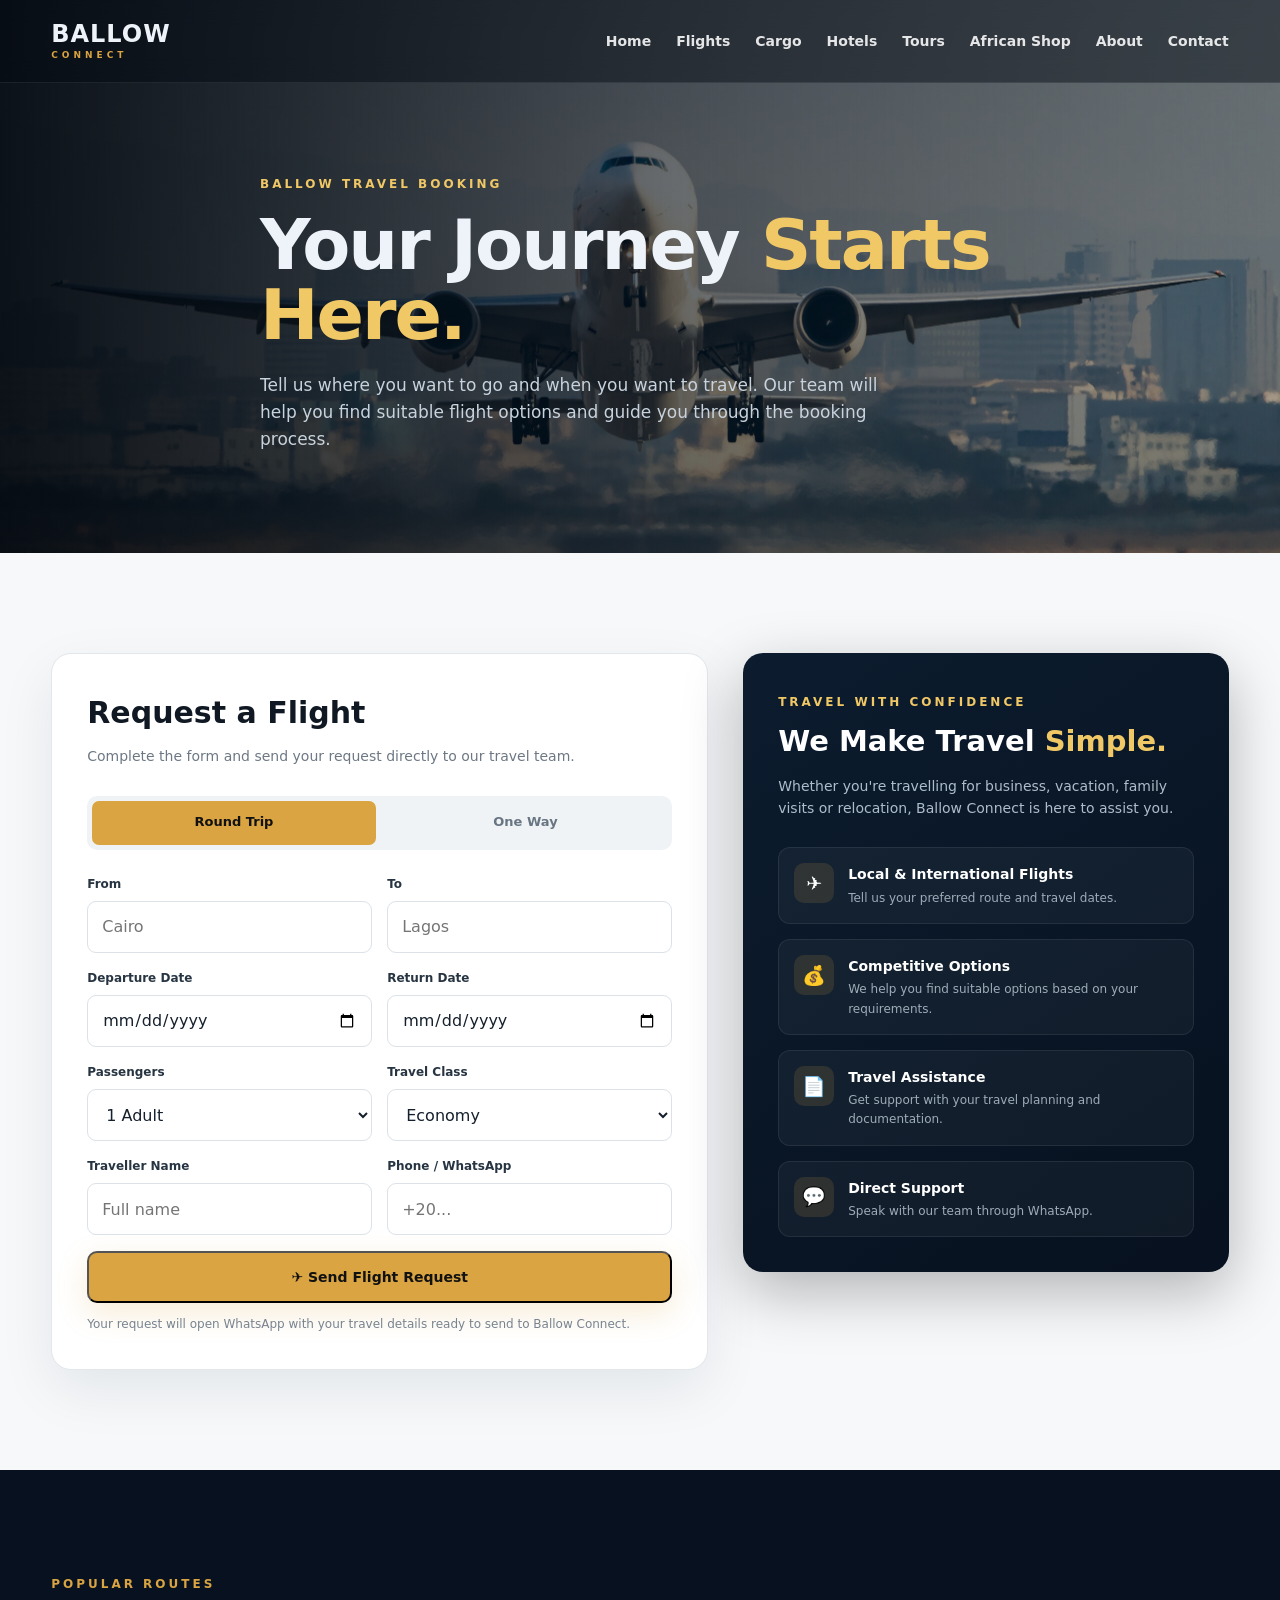
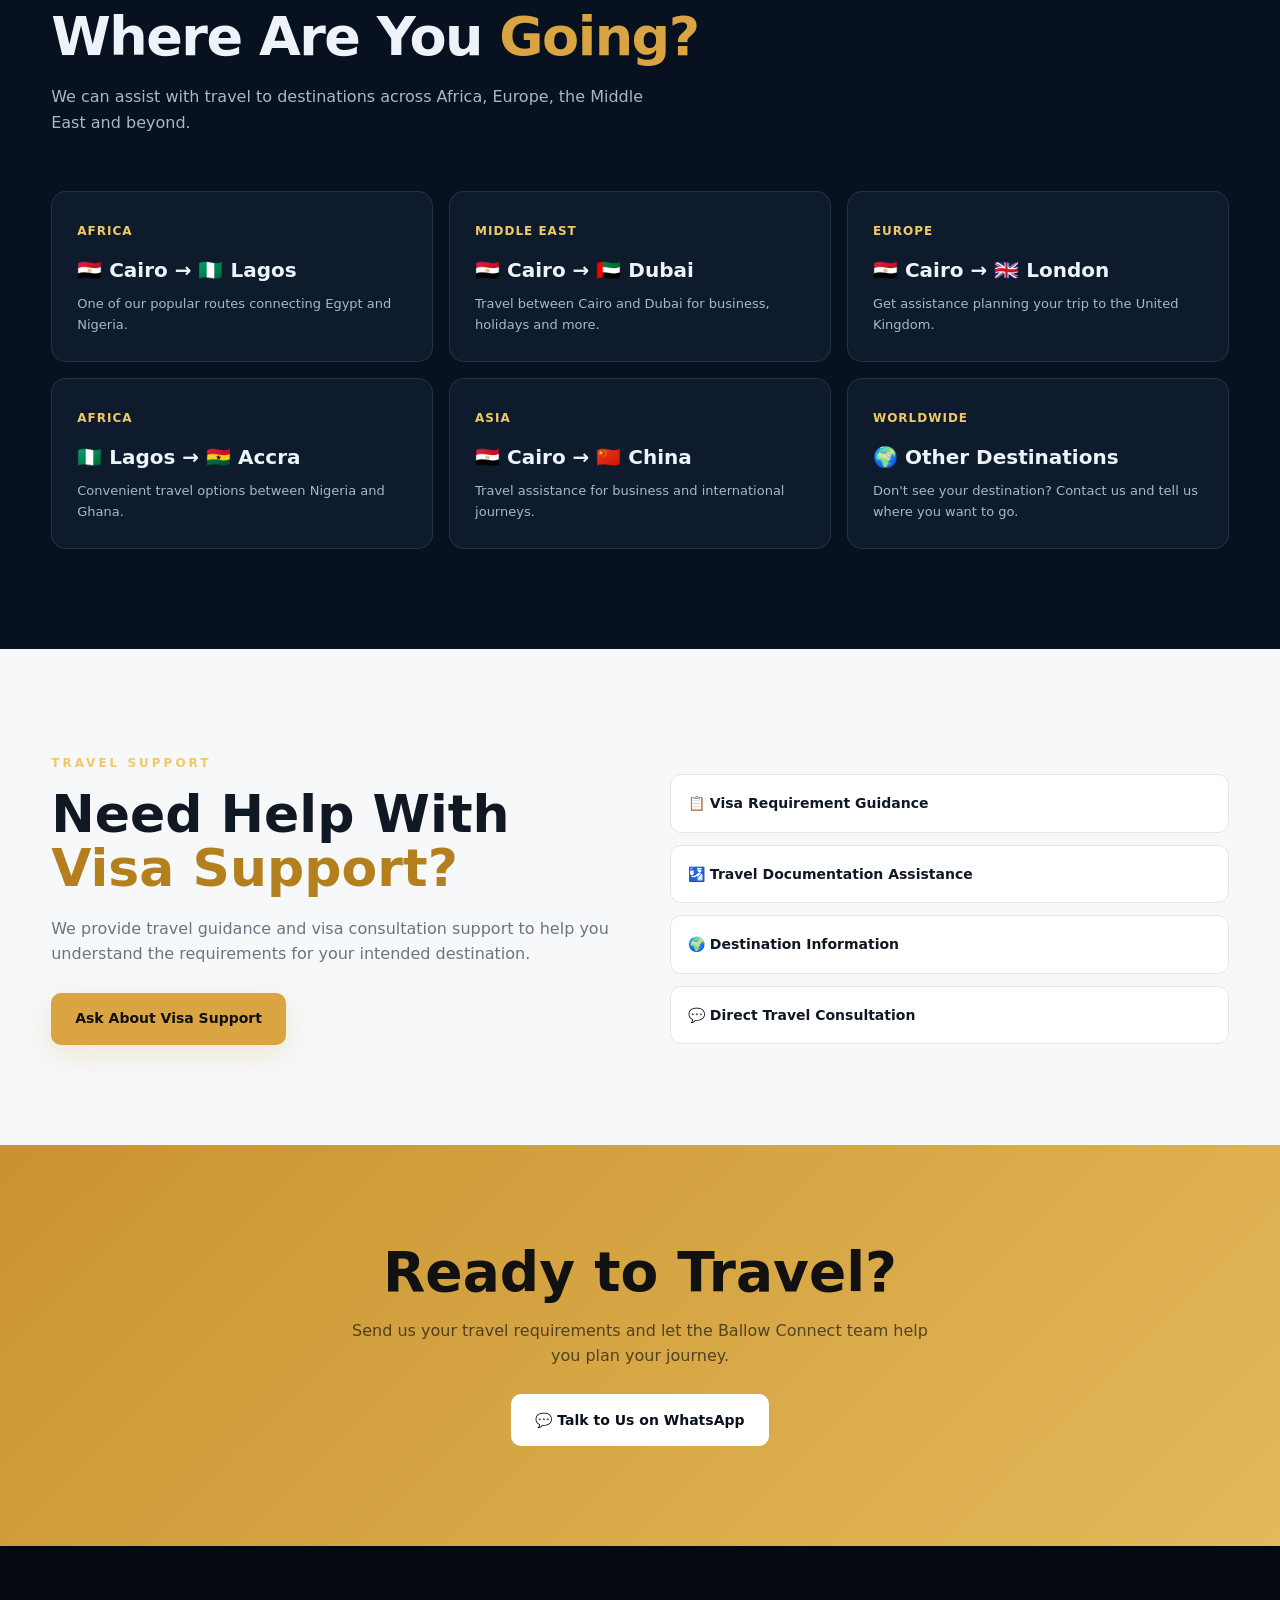
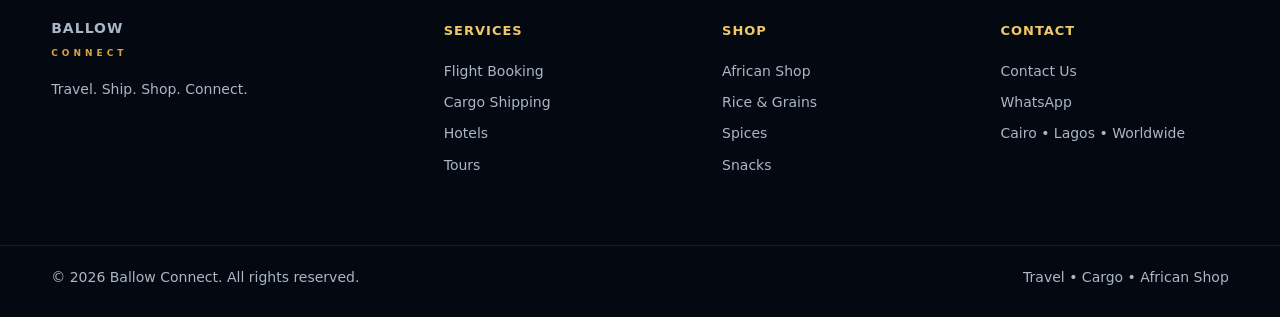
<file: flights.html>
<!DOCTYPE html>
<html lang="en">

<head>

  <meta charset="UTF-8">

  <meta
    name="viewport"
    content="width=device-width, initial-scale=1.0"
  >

  <meta
    name="description"
    content="Book flights with Ballow Connect. Get assistance with local and international flight bookings, travel planning and visa support."
  >

  <title>Flight Booking | Ballow Connect</title>

  <link
    rel="stylesheet"
    href="style.css"
  >

  <style>

    /* =====================================================
       FLIGHT PAGE
    ===================================================== */

    .page-hero {
      min-height: 470px;

      display: flex;
      align-items: center;

      position: relative;

      background:
        linear-gradient(
          90deg,
          rgba(3,9,16,0.94),
          rgba(3,9,16,0.62),
          rgba(3,9,16,0.35)
        ),
        url("icons/hero.jpg");

      background-size: cover;
      background-position: center;
    }

    .page-hero-content {
      position: relative;

      z-index: 2;

      padding-top: 70px;

      max-width: 760px;
    }

    .page-hero h1 {
      margin-top: 14px;

      font-size: clamp(42px, 6vw, 70px);

      line-height: 1;

      letter-spacing: -2px;
    }

    .page-hero h1 strong {
      color: var(--gold-light);
    }

    .page-hero p {
      max-width: 620px;

      margin-top: 22px;

      color: #c8d2dc;

      font-size: 17px;
    }


    /* =====================================================
       BOOKING AREA
    ===================================================== */

    .flight-booking {
      background: #f6f8fa;

      color: #101923;
    }

    .flight-layout {
      display: grid;

      grid-template-columns:
        1.15fr 0.85fr;

      gap: 35px;

      align-items: start;
    }


    /* =====================================================
       FORM CARD
    ===================================================== */

    .flight-form-card {
      padding: 35px;

      background: #ffffff;

      border: 1px solid #e2e7eb;

      border-radius: 20px;

      box-shadow:
        0 20px 55px rgba(10,25,40,0.08);
    }

    .flight-form-card h2 {
      font-size: 30px;

      margin-bottom: 8px;
    }

    .flight-form-card > p {
      color: #6d7884;

      font-size: 14px;

      margin-bottom: 28px;
    }


    /* =====================================================
       TRIP TYPE
    ===================================================== */

    .flight-trip-type {
      display: flex;

      gap: 8px;

      margin-bottom: 25px;

      padding: 5px;

      background: #f0f3f5;

      border-radius: 10px;
    }

    .flight-trip-type button {
      flex: 1;

      height: 44px;

      border: 0;

      border-radius: 7px;

      background: transparent;

      color: #687582;

      font-size: 13px;

      font-weight: 800;
    }

    .flight-trip-type button.active {
      background: var(--gold);

      color: #111;
    }


    /* =====================================================
       FORM
    ===================================================== */

    .flight-form-row {
      display: grid;

      grid-template-columns:
        1fr 1fr;

      gap: 15px;

      margin-bottom: 16px;
    }

    .flight-form-group label {
      display: block;

      margin-bottom: 7px;

      color: #273442;

      font-size: 12px;

      font-weight: 800;
    }

    .flight-form-group input,
    .flight-form-group select {
      width: 100%;

      height: 52px;

      padding: 0 14px;

      border: 1px solid #dce2e7;

      border-radius: 9px;

      background: #ffffff;

      color: #15202c;

      outline: none;
    }

    .flight-form-group input:focus,
    .flight-form-group select:focus {
      border-color: var(--gold);

      box-shadow:
        0 0 0 3px rgba(217,164,65,0.12);
    }

    .flight-form-help {
      margin-top: 12px;

      color: #78838e;

      font-size: 12px;
    }


    /* =====================================================
       SIDE INFORMATION
    ===================================================== */

    .flight-info-card {
      padding: 35px;

      border-radius: 20px;

      background:
        linear-gradient(
          145deg,
          #0c1c2e,
          #07111f
        );

      color: var(--white);

      box-shadow: var(--shadow);
    }

    .flight-info-card h2 {
      font-size: 29px;

      line-height: 1.1;

      margin: 12px 0 17px;
    }

    .flight-info-card h2 strong {
      color: var(--gold-light);
    }

    .flight-info-card > p {
      color: #aebdca;

      font-size: 14px;
    }


    /* =====================================================
       INFO ITEMS
    ===================================================== */

    .flight-info-list {
      margin-top: 28px;

      display: grid;

      gap: 15px;
    }

    .flight-info-item {
      display: flex;

      gap: 14px;

      padding: 15px;

      border: 1px solid rgba(255,255,255,0.08);

      border-radius: 12px;

      background: rgba(255,255,255,0.04);
    }

    .flight-info-item-icon {
      width: 40px;
      height: 40px;

      flex-shrink: 0;

      display: flex;

      align-items: center;
      justify-content: center;

      border-radius: 10px;

      background: rgba(217,164,65,0.14);

      font-size: 19px;
    }

    .flight-info-item h3 {
      font-size: 14px;

      margin-bottom: 3px;
    }

    .flight-info-item p {
      color: #9eacb9;

      font-size: 12px;
    }


    /* =====================================================
       POPULAR ROUTES
    ===================================================== */

    .popular-routes {
      background: var(--bg);
    }

    .route-grid {
      display: grid;

      grid-template-columns:
        repeat(3, 1fr);

      gap: 16px;
    }

    .route-card {
      padding: 25px;

      border: 1px solid var(--border);

      border-radius: 15px;

      background: var(--surface);

      transition: 0.25s ease;
    }

    .route-card:hover {
      transform: translateY(-4px);

      border-color: var(--gold);
    }

    .route-card span {
      color: var(--gold-light);

      font-size: 12px;

      font-weight: 800;

      letter-spacing: 1px;
    }

    .route-card h3 {
      margin-top: 12px;

      font-size: 20px;
    }

    .route-card p {
      margin-top: 8px;

      color: var(--muted);

      font-size: 13px;
    }


    /* =====================================================
       VISA SECTION
    ===================================================== */

    .visa-section {
      background: #f6f8fa;

      color: #101923;
    }

    .visa-content {
      display: grid;

      grid-template-columns:
        1fr 1fr;

      gap: 60px;

      align-items: center;
    }

    .visa-content h2 {
      margin-top: 12px;

      font-size: clamp(34px, 5vw, 52px);

      line-height: 1.05;
    }

    .visa-content h2 strong {
      color: #b47f1d;
    }

    .visa-content p {
      margin-top: 20px;

      color: #697580;
    }

    .visa-list {
      display: grid;

      gap: 12px;

      margin-top: 25px;
    }

    .visa-list div {
      padding: 17px;

      background: white;

      border: 1px solid #e3e7ea;

      border-radius: 11px;

      font-size: 14px;

      font-weight: 700;
    }


    /* =====================================================
       FLIGHT CTA
    ===================================================== */

    .flight-cta {
      background:
        linear-gradient(
          135deg,
          #c9932f,
          #e4b95b
        );

      color: #111;

      text-align: center;
    }

    .flight-cta h2 {
      font-size: clamp(35px, 5vw, 55px);

      line-height: 1;
    }

    .flight-cta p {
      margin: 18px auto 25px;

      max-width: 580px;

      color: rgba(17,17,17,0.68);
    }


    /* =====================================================
       RESPONSIVE
    ===================================================== */

    @media (max-width: 850px) {

      .flight-layout,
      .visa-content {
        grid-template-columns: 1fr;
      }

      .route-grid {
        grid-template-columns:
          1fr 1fr;
      }

    }


    @media (max-width: 550px) {

      .page-hero {
        min-height: 430px;
      }

      .flight-form-card,
      .flight-info-card {
        padding: 23px;
      }

      .flight-form-row {
        grid-template-columns: 1fr;
      }

      .route-grid {
        grid-template-columns: 1fr;
      }

    }

  </style>

</head>


<body>


  <!-- =====================================================
       HEADER
  ====================================================== -->

  <header class="site-header">

    <div class="container nav-container">

      <a
        href="index.html"
        class="logo"
      >
        <span>BALLOW</span>
        <small>CONNECT</small>
      </a>


      <button
        class="menu-toggle"
        id="menuToggle"
        aria-label="Open navigation"
      >
        ☰
      </button>


      <nav
        class="main-nav"
        id="mainNav"
      >

        <a href="index.html">
          Home
        </a>

        <a href="flights.html">
          Flights
        </a>

        <a href="cargo.html">
          Cargo
        </a>

        <a href="hotels.html">
          Hotels
        </a>

        <a href="tours.html">
          Tours
        </a>

        <a href="shop.html">
          African Shop
        </a>

        <a href="about.html">
          About
        </a>

        <a href="contact.html">
          Contact
        </a>

      </nav>

    </div>

  </header>



  <!-- =====================================================
       PAGE HERO
  ====================================================== -->

  <section class="page-hero">

    <div class="container page-hero-content">

      <span class="section-tag">
        BALLOW TRAVEL BOOKING
      </span>

      <h1>
        Your Journey
        <strong>Starts Here.</strong>
      </h1>

      <p>
        Tell us where you want to go and when you want
        to travel. Our team will help you find suitable
        flight options and guide you through the booking
        process.
      </p>

    </div>

  </section>



  <!-- =====================================================
       BOOKING
  ====================================================== -->

  <section class="flight-booking">

    <div class="container flight-layout">


      <!-- FORM -->

      <div class="flight-form-card">

        <h2>
          Request a Flight
        </h2>

        <p>
          Complete the form and send your request
          directly to our travel team.
        </p>


        <div class="flight-trip-type">

          <button
            type="button"
            class="active"
            id="roundTripBtn"
          >
            Round Trip
          </button>

          <button
            type="button"
            id="oneWayBtn"
          >
            One Way
          </button>

        </div>


        <form id="fullFlightForm">


          <div class="flight-form-row">

            <div class="flight-form-group">

              <label for="flightFrom">
                From
              </label>

              <input
                type="text"
                id="flightFrom"
                placeholder="Cairo"
                required
              >

            </div>


            <div class="flight-form-group">

              <label for="flightTo">
                To
              </label>

              <input
                type="text"
                id="flightTo"
                placeholder="Lagos"
                required
              >

            </div>

          </div>


          <div class="flight-form-row">

            <div class="flight-form-group">

              <label for="departureDate">
                Departure Date
              </label>

              <input
                type="date"
                id="departureDate"
                required
              >

            </div>


            <div
              class="flight-form-group"
              id="returnDateGroup"
            >

              <label for="returnDate">
                Return Date
              </label>

              <input
                type="date"
                id="returnDate"
              >

            </div>

          </div>


          <div class="flight-form-row">

            <div class="flight-form-group">

              <label for="passengers">
                Passengers
              </label>

              <select id="passengers">

                <option value="1 Adult">
                  1 Adult
                </option>

                <option value="2 Adults">
                  2 Adults
                </option>

                <option value="3 Adults">
                  3 Adults
                </option>

                <option value="4 Adults">
                  4 Adults
                </option>

                <option value="5 Adults">
                  5 Adults
                </option>

                <option value="6+ Adults">
                  6+ Adults
                </option>

              </select>

            </div>


            <div class="flight-form-group">

              <label for="travelClass">
                Travel Class
              </label>

              <select id="travelClass">

                <option>
                  Economy
                </option>

                <option>
                  Premium Economy
                </option>

                <option>
                  Business
                </option>

                <option>
                  First Class
                </option>

              </select>

            </div>

          </div>


          <div class="flight-form-row">

            <div class="flight-form-group">

              <label for="travellerName">
                Traveller Name
              </label>

              <input
                type="text"
                id="travellerName"
                placeholder="Full name"
                required
              >

            </div>


            <div class="flight-form-group">

              <label for="travellerPhone">
                Phone / WhatsApp
              </label>

              <input
                type="tel"
                id="travellerPhone"
                placeholder="+20..."
                required
              >

            </div>

          </div>


          <button
            type="submit"
            class="btn btn-primary full-width"
          >
            ✈️ Send Flight Request
          </button>


          <p class="flight-form-help">
            Your request will open WhatsApp with your
            travel details ready to send to Ballow Connect.
          </p>

        </form>

      </div>



      <!-- INFORMATION -->

      <div class="flight-info-card">

        <span class="section-tag">
          TRAVEL WITH CONFIDENCE
        </span>

        <h2>
          We Make Travel
          <strong>Simple.</strong>
        </h2>

        <p>
          Whether you're travelling for business,
          vacation, family visits or relocation,
          Ballow Connect is here to assist you.
        </p>


        <div class="flight-info-list">


          <div class="flight-info-item">

            <div class="flight-info-item-icon">
              ✈️
            </div>

            <div>

              <h3>
                Local & International Flights
              </h3>

              <p>
                Tell us your preferred route and
                travel dates.
              </p>

            </div>

          </div>


          <div class="flight-info-item">

            <div class="flight-info-item-icon">
              💰
            </div>

            <div>

              <h3>
                Competitive Options
              </h3>

              <p>
                We help you find suitable options
                based on your requirements.
              </p>

            </div>

          </div>


          <div class="flight-info-item">

            <div class="flight-info-item-icon">
              📄
            </div>

            <div>

              <h3>
                Travel Assistance
              </h3>

              <p>
                Get support with your travel planning
                and documentation.
              </p>

            </div>

          </div>


          <div class="flight-info-item">

            <div class="flight-info-item-icon">
              💬
            </div>

            <div>

              <h3>
                Direct Support
              </h3>

              <p>
                Speak with our team through WhatsApp.
              </p>

            </div>

          </div>

        </div>

      </div>

    </div>

  </section>



  <!-- =====================================================
       POPULAR ROUTES
  ====================================================== -->

  <section class="popular-routes">

    <div class="container">

      <div class="section-heading">

        <span>
          POPULAR ROUTES
        </span>

        <h2>
          Where Are You
          <strong>Going?</strong>
        </h2>

        <p>
          We can assist with travel to destinations
          across Africa, Europe, the Middle East
          and beyond.
        </p>

      </div>


      <div class="route-grid">


        <div class="route-card">

          <span>
            AFRICA
          </span>

          <h3>
            🇪🇬 Cairo → 🇳🇬 Lagos
          </h3>

          <p>
            One of our popular routes connecting
            Egypt and Nigeria.
          </p>

        </div>


        <div class="route-card">

          <span>
            MIDDLE EAST
          </span>

          <h3>
            🇪🇬 Cairo → 🇦🇪 Dubai
          </h3>

          <p>
            Travel between Cairo and Dubai for
            business, holidays and more.
          </p>

        </div>


        <div class="route-card">

          <span>
            EUROPE
          </span>

          <h3>
            🇪🇬 Cairo → 🇬🇧 London
          </h3>

          <p>
            Get assistance planning your trip
            to the United Kingdom.
          </p>

        </div>


        <div class="route-card">

          <span>
            AFRICA
          </span>

          <h3>
            🇳🇬 Lagos → 🇬🇭 Accra
          </h3>

          <p>
            Convenient travel options between
            Nigeria and Ghana.
          </p>

        </div>


        <div class="route-card">

          <span>
            ASIA
          </span>

          <h3>
            🇪🇬 Cairo → 🇨🇳 China
          </h3>

          <p>
            Travel assistance for business and
            international journeys.
          </p>

        </div>


        <div class="route-card">

          <span>
            WORLDWIDE
          </span>

          <h3>
            🌍 Other Destinations
          </h3>

          <p>
            Don't see your destination? Contact
            us and tell us where you want to go.
          </p>

        </div>

      </div>

    </div>

  </section>



  <!-- =====================================================
       VISA
  ====================================================== -->

  <section class="visa-section">

    <div class="container visa-content">


      <div>

        <span class="section-tag">
          TRAVEL SUPPORT
        </span>

        <h2>
          Need Help With
          <strong>Visa Support?</strong>
        </h2>

        <p>
          We provide travel guidance and visa
          consultation support to help you understand
          the requirements for your intended destination.
        </p>

        <br>

        <a
          href="https://wa.me/2347030457948?text=Hello%20Ballow%20Connect%2C%20I%20need%20visa%20assistance."
          class="btn btn-primary"
        >
          Ask About Visa Support
        </a>

      </div>


      <div class="visa-list">

        <div>
          📋 Visa Requirement Guidance
        </div>

        <div>
          🛂 Travel Documentation Assistance
        </div>

        <div>
          🌍 Destination Information
        </div>

        <div>
          💬 Direct Travel Consultation
        </div>

      </div>

    </div>

  </section>



  <!-- =====================================================
       CTA
  ====================================================== -->

  <section class="flight-cta">

    <div class="container">

      <h2>
        Ready to Travel?
      </h2>

      <p>
        Send us your travel requirements and let
        the Ballow Connect team help you plan your journey.
      </p>

      <a
        href="https://wa.me/2347030457948?text=Hello%20Ballow%20Connect%2C%20I%20would%20like%20help%20booking%20a%20flight."
        class="btn btn-light"
      >
        💬 Talk to Us on WhatsApp
      </a>

    </div>

  </section>



  <!-- =====================================================
       FOOTER
  ====================================================== -->

  <footer class="site-footer">

    <div class="container footer-grid">


      <div>

        <div class="logo footer-logo">

          <span>BALLOW</span>

          <small>
            CONNECT
          </small>

        </div>

        <p>
          Travel. Ship. Shop. Connect.
        </p>

      </div>


      <div>

        <h4>
          Services
        </h4>

        <a href="flights.html">
          Flight Booking
        </a>

        <a href="cargo.html">
          Cargo Shipping
        </a>

        <a href="hotels.html">
          Hotels
        </a>

        <a href="tours.html">
          Tours
        </a>

      </div>


      <div>

        <h4>
          Shop
        </h4>

        <a href="shop.html">
          African Shop
        </a>

        <a href="shop.html#grains">
          Rice & Grains
        </a>

        <a href="shop.html#spices">
          Spices
        </a>

        <a href="shop.html#snacks">
          Snacks
        </a>

      </div>


      <div>

        <h4>
          Contact
        </h4>

        <a href="contact.html">
          Contact Us
        </a>

        <a href="https://wa.me/2347030457948">
          WhatsApp
        </a>

        <span>
          Cairo • Lagos • Worldwide
        </span>

      </div>

    </div>


    <div class="footer-bottom">

      <div class="container">

        <span>
          © 2026 Ballow Connect. All rights reserved.
        </span>

        <span>
          Travel • Cargo • African Shop
        </span>

      </div>

    </div>

  </footer>


  <!-- =====================================================
       FLIGHT PAGE SCRIPT
  ====================================================== -->

  <script>

    document.addEventListener(
      "DOMContentLoaded",
      function () {


        /* ================================================
           MOBILE MENU
        ================================================= */

        const menuToggle =
          document.getElementById("menuToggle");

        const mainNav =
          document.getElementById("mainNav");


        if (menuToggle && mainNav) {

          menuToggle.addEventListener(
            "click",
            function () {

              mainNav.classList.toggle("active");

            }
          );


          mainNav
            .querySelectorAll("a")
            .forEach(function (link) {

              link.addEventListener(
                "click",
                function () {

                  mainNav.classList.remove("active");

                }
              );

            });

        }


        /* ================================================
           TRIP TYPE
        ================================================= */

        const roundTripBtn =
          document.getElementById("roundTripBtn");

        const oneWayBtn =
          document.getElementById("oneWayBtn");

        const returnDateGroup =
          document.getElementById("returnDateGroup");

        const returnDate =
          document.getElementById("returnDate");


        roundTripBtn.addEventListener(
          "click",
          function () {

            roundTripBtn.classList.add("active");

            oneWayBtn.classList.remove("active");

            returnDateGroup.style.display =
              "block";

            returnDate.required =
              true;

          }
        );


        oneWayBtn.addEventListener(
          "click",
          function () {

            oneWayBtn.classList.add("active");

            roundTripBtn.classList.remove("active");

            returnDateGroup.style.display =
              "none";

            returnDate.required =
              false;

            returnDate.value =
              "";

          }
        );


        /* ================================================
           FLIGHT FORM
        ================================================= */

        const flightForm =
          document.getElementById("fullFlightForm");


        flightForm.addEventListener(
          "submit",
          function (event) {

            event.preventDefault();


            const from =
              document
                .getElementById("flightFrom")
                .value
                .trim();


            const to =
              document
                .getElementById("flightTo")
                .value
                .trim();


            const departure =
              document
                .getElementById("departureDate")
                .value;


            const returnValue =
              returnDate.value;


            const passengers =
              document
                .getElementById("passengers")
                .value;


            const travelClass =
              document
                .getElementById("travelClass")
                .value;


            const travellerName =
              document
                .getElementById("travellerName")
                .value
                .trim();


            const travellerPhone =
              document
                .getElementById("travellerPhone")
                .value
                .trim();


            const isOneWay =
              oneWayBtn.classList.contains("active");


            if (
              !from ||
              !to ||
              !departure ||
              !travellerName ||
              !travellerPhone
            ) {

              alert(
                "Please complete all required fields."
              );

              return;

            }


            if (
              !isOneWay &&
              !returnValue
            ) {

              alert(
                "Please select a return date."
              );

              return;

            }


            let message =
              "Hello Ballow Connect,%0A%0A" +
              "I would like to request a flight booking.%0A%0A" +

              "✈️ TRIP TYPE: " +
              (
                isOneWay
                  ? "One Way"
                  : "Round Trip"
              ) +

              "%0A" +

              "📍 FROM: " +
              encodeURIComponent(from) +

              "%0A" +

              "📍 TO: " +
              encodeURIComponent(to) +

              "%0A" +

              "📅 DEPARTURE: " +
              encodeURIComponent(departure);


            if (!isOneWay) {

              message +=
                "%0A" +
                "📅 RETURN: " +
                encodeURIComponent(returnValue);

            }


            message +=
              "%0A" +
              "👥 PASSENGERS: " +
              encodeURIComponent(passengers) +

              "%0A" +

              "💺 CLASS: " +
              encodeURIComponent(travelClass) +

              "%0A%0A" +

              "👤 TRAVELLER: " +
              encodeURIComponent(travellerName) +

              "%0A" +

              "📱 PHONE / WHATSAPP: " +
              encodeURIComponent(travellerPhone) +

              "%0A%0A" +

              "Please send me the available flight options and prices.";


            const whatsappURL =
              "https://wa.me/2347030457948?text=" +
              message;


            window.open(
              whatsappURL,
              "_blank"
            );

          }
        );

      }
    );

  </script>

</body>

</html>
</file>
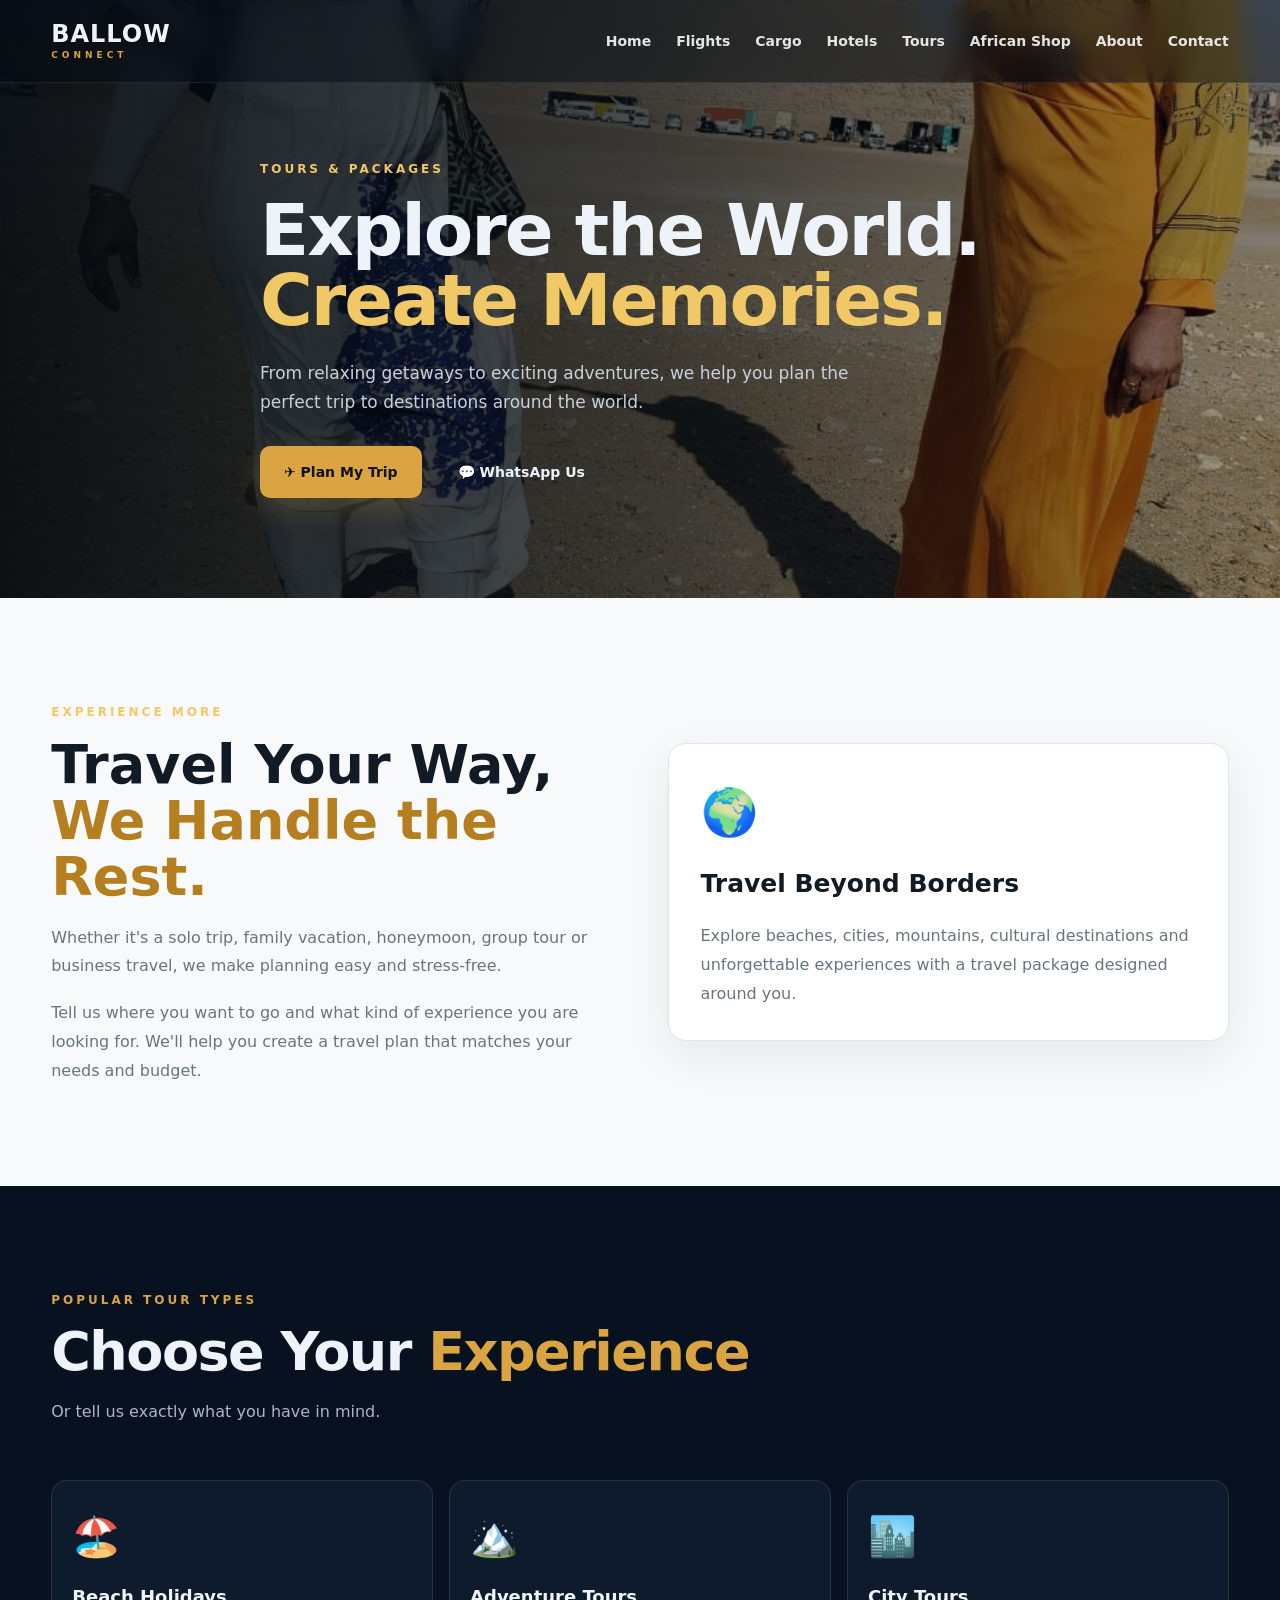
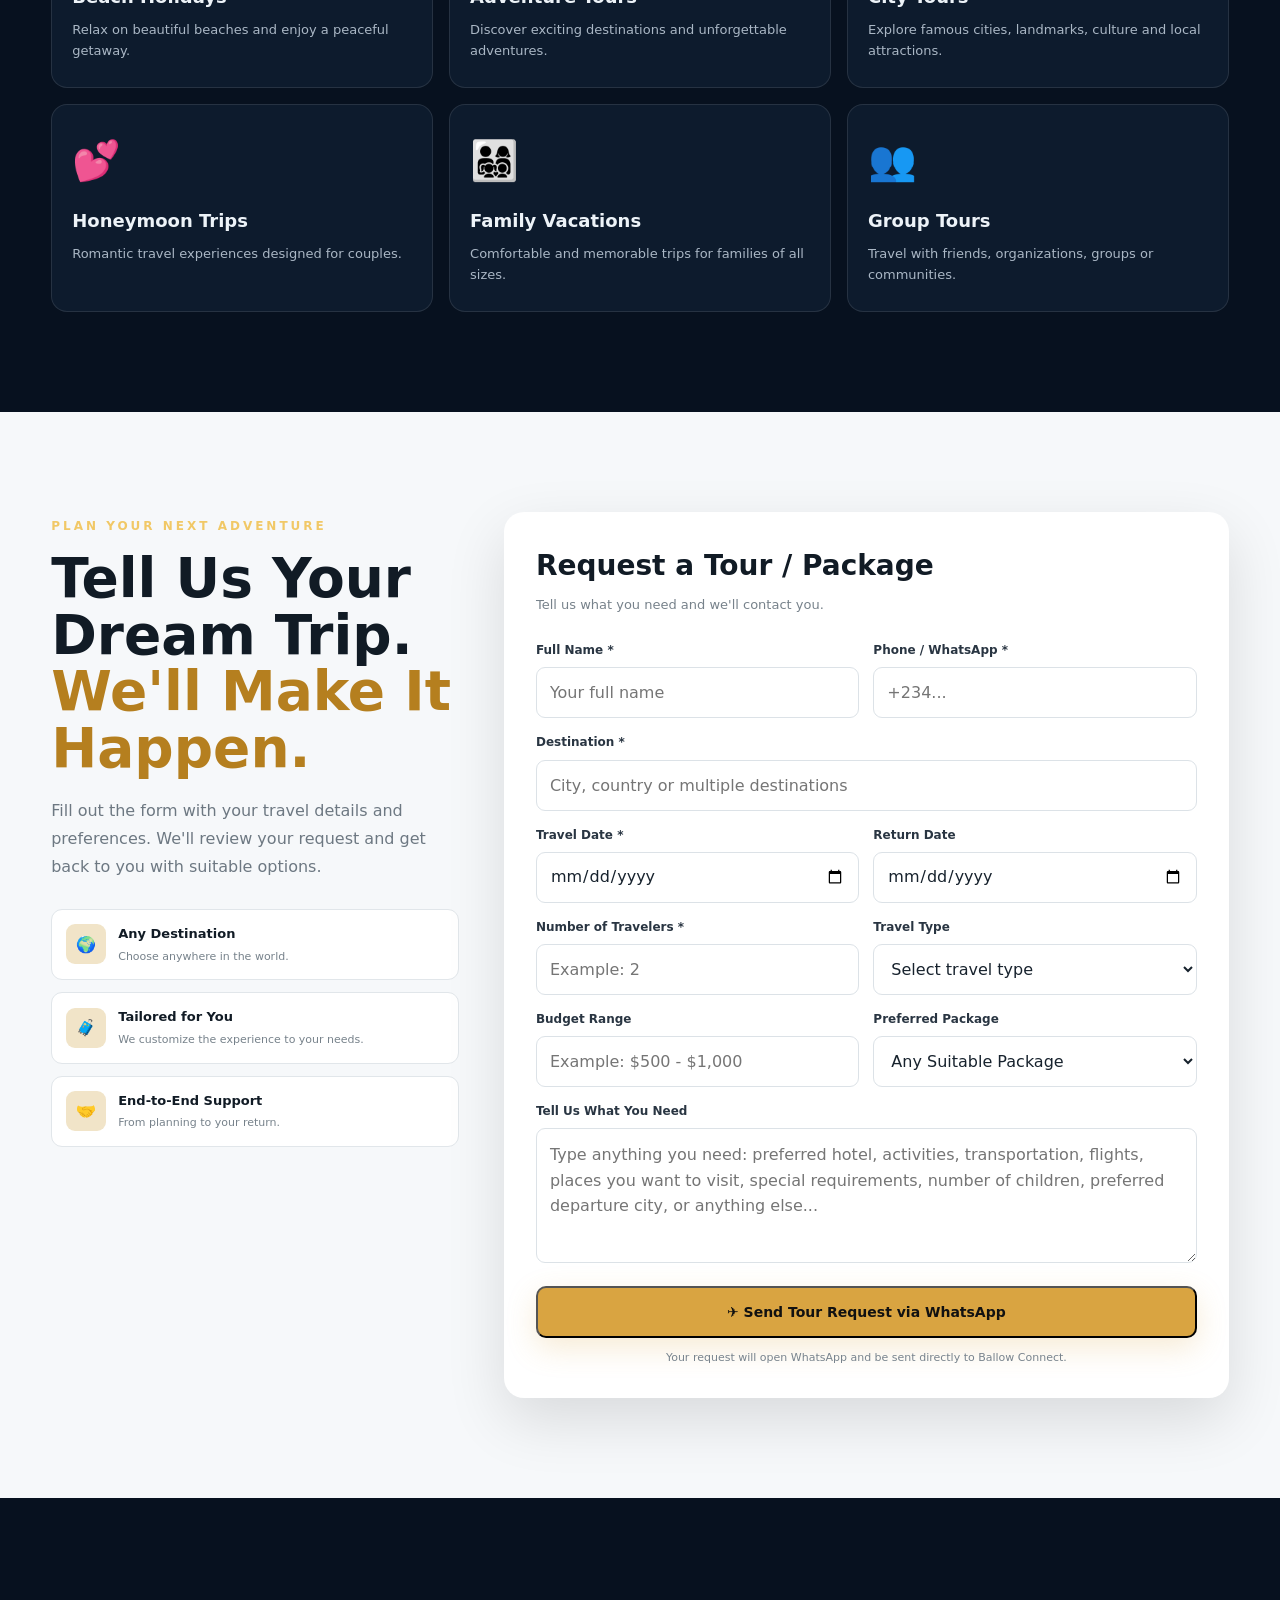
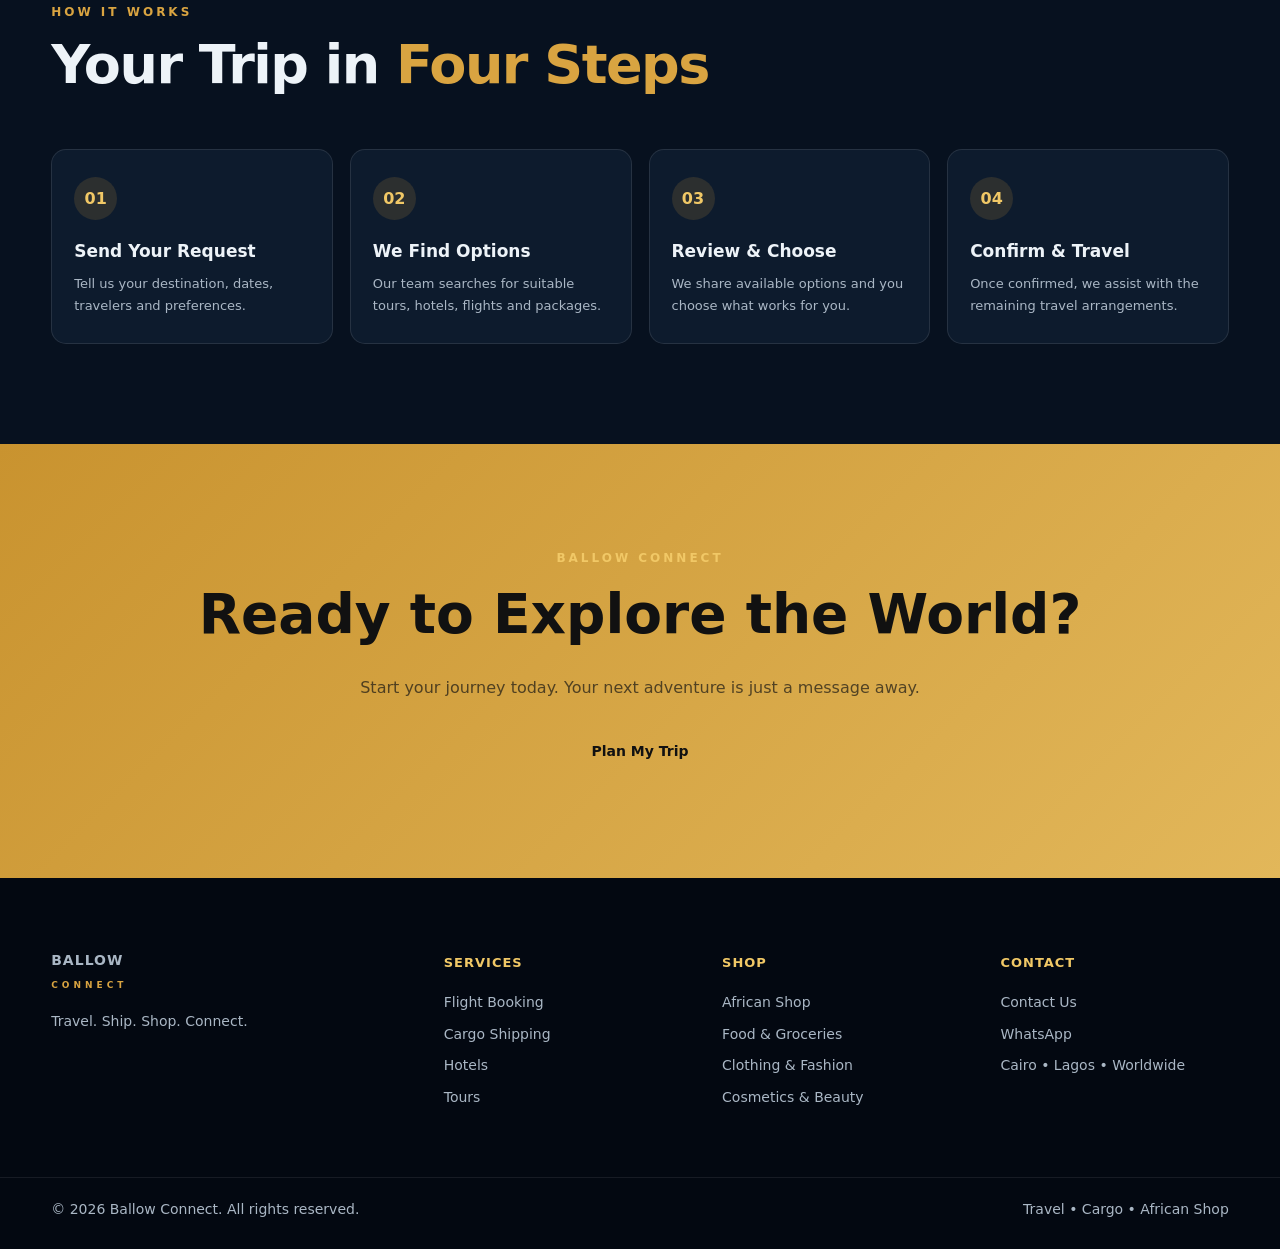
<file: tours.html>
<!DOCTYPE html>
<html lang="en">

<head>

  <meta charset="UTF-8">

  <meta
    name="viewport"
    content="width=device-width, initial-scale=1.0"
  >

  <meta
    name="description"
    content="Ballow Connect Tours & Packages — customized holidays, family vacations, honeymoon trips, city tours and worldwide travel experiences."
  >

  <title>Tours & Packages | Ballow Connect</title>

  <link
    rel="stylesheet"
    href="style.css"
  >

  <style>

    /* =====================================================
       BALLOW CONNECT — TOURS
    ===================================================== */

    .tour-hero {

      min-height: 500px;

      display: flex;
      align-items: center;

      position: relative;

      background:
        linear-gradient(
          90deg,
          rgba(4,10,16,.95),
          rgba(4,10,16,.72),
          rgba(4,10,16,.35)
        ),
        url("icons/tour.jpeg");

      background-size: cover;
      background-position: center;

    }


    .tour-hero-content {

      max-width: 760px;

      padding-top: 55px;

      position: relative;
      z-index: 2;

    }


    .tour-hero h1 {

      margin-top: 14px;

      font-size:
        clamp(42px, 6vw, 72px);

      line-height: .98;

      letter-spacing: -2px;

    }


    .tour-hero h1 strong {

      color: var(--gold-light);

    }


    .tour-hero p {

      max-width: 650px;

      margin-top: 23px;

      color: #c8d1d9;

      font-size: 17px;

      line-height: 1.7;

    }


    .tour-buttons {

      display: flex;

      flex-wrap: wrap;

      gap: 12px;

      margin-top: 30px;

    }


    /* =====================================================
       INTRO
    ===================================================== */

    .tour-intro {

      background: #f7f9fa;

      color: #111b25;

    }


    .tour-intro-grid {

      display: grid;

      grid-template-columns:
        1fr 1fr;

      gap: 55px;

      align-items: center;

    }


    .tour-intro h2 {

      margin-top: 13px;

      font-size:
        clamp(35px, 5vw, 54px);

      line-height: 1.04;

    }


    .tour-intro h2 strong {

      color: #b57f1f;

    }


    .tour-intro p {

      margin-top: 18px;

      color: #687580;

      line-height: 1.8;

    }


    .tour-highlight {

      padding: 32px;

      background: white;

      border: 1px solid #e1e6ea;

      border-radius: 18px;

      box-shadow:
        0 15px 45px rgba(0,0,0,.07);

    }


    .tour-highlight-icon {

      font-size: 46px;

    }


    .tour-highlight h3 {

      margin-top: 15px;

      font-size: 25px;

    }


    .tour-highlight p {

      margin-bottom: 0;

    }


    /* =====================================================
       TOUR TYPES
    ===================================================== */

    .tour-types {

      background: var(--bg);

    }


    .tour-type-grid {

      display: grid;

      grid-template-columns:
        repeat(3, 1fr);

      gap: 16px;

      margin-top: 38px;

    }


    .tour-type {

      min-height: 190px;

      padding: 25px 20px;

      border: 1px solid var(--border);

      border-radius: 16px;

      background: var(--surface);

      transition:
        transform .25s ease,
        border-color .25s ease;

    }


    .tour-type:hover {

      transform: translateY(-5px);

      border-color: var(--gold);

    }


    .tour-type-icon {

      font-size: 39px;

    }


    .tour-type h3 {

      margin-top: 15px;

      font-size: 18px;

    }


    .tour-type p {

      margin-top: 8px;

      color: var(--muted);

      font-size: 13px;

      line-height: 1.6;

    }


    /* =====================================================
       REQUEST SECTION
    ===================================================== */

    .tour-request {

      background: #f6f8fa;

      color: #111b25;

    }


    .tour-request-layout {

      display: grid;

      grid-template-columns:
        .72fr 1.28fr;

      gap: 45px;

      align-items: start;

    }


    .tour-request-copy h2 {

      margin-top: 13px;

      font-size:
        clamp(35px, 5vw, 55px);

      line-height: 1.03;

    }


    .tour-request-copy h2 strong {

      color: #b57f1f;

    }


    .tour-request-copy > p {

      margin-top: 20px;

      color: #6d7882;

      line-height: 1.75;

    }


    .tour-benefits {

      display: grid;

      gap: 12px;

      margin-top: 28px;

    }


    .tour-benefit {

      display: flex;

      align-items: center;

      gap: 12px;

      padding: 14px;

      background: white;

      border: 1px solid #e1e6ea;

      border-radius: 11px;

    }


    .tour-benefit-icon {

      width: 40px;
      height: 40px;

      flex-shrink: 0;

      display: flex;

      align-items: center;
      justify-content: center;

      border-radius: 9px;

      background: #f1e4c8;

    }


    .tour-benefit strong {

      display: block;

      font-size: 13px;

    }


    .tour-benefit span {

      display: block;

      margin-top: 3px;

      color: #77828b;

      font-size: 11px;

    }


    /* =====================================================
       FORM
    ===================================================== */

    .tour-form-card {

      padding: 32px;

      background: white;

      border-radius: 20px;

      box-shadow:
        0 22px 60px rgba(0,0,0,.12);

    }


    .tour-form-card h3 {

      margin-bottom: 7px;

      font-size: 28px;

    }


    .tour-form-card > p {

      margin-bottom: 25px;

      color: #77828b;

      font-size: 13px;

    }


    .tour-form-row {

      display: grid;

      grid-template-columns: 1fr 1fr;

      gap: 14px;

    }


    .tour-form-group {

      margin-bottom: 15px;

    }


    .tour-form-group label {

      display: block;

      margin-bottom: 7px;

      color: #293542;

      font-size: 12px;

      font-weight: 800;

    }


    .tour-form-group input,
    .tour-form-group select,
    .tour-form-group textarea {

      width: 100%;

      box-sizing: border-box;

      border: 1px solid #dce2e7;

      border-radius: 9px;

      background: white;

      color: #17222d;

      outline: none;

      font-family: inherit;

    }


    .tour-form-group input,
    .tour-form-group select {

      height: 51px;

      padding: 0 13px;

    }


    .tour-form-group textarea {

      min-height: 135px;

      padding: 13px;

      resize: vertical;

    }


    .tour-form-group input:focus,
    .tour-form-group select:focus,
    .tour-form-group textarea:focus {

      border-color: #c9932f;

      box-shadow:
        0 0 0 3px rgba(201,147,47,.12);

    }


    .tour-form-note {

      margin-top: 12px;

      color: #78838d;

      font-size: 11px;

      line-height: 1.5;

      text-align: center;

    }


    /* =====================================================
       HOW IT WORKS
    ===================================================== */

    .tour-process {

      background: var(--bg);

    }


    .tour-process-grid {

      display: grid;

      grid-template-columns:
        repeat(4, 1fr);

      gap: 17px;

      margin-top: 38px;

    }


    .tour-process-card {

      padding: 27px 22px;

      border: 1px solid var(--border);

      border-radius: 15px;

      background: var(--surface);

    }


    .tour-process-number {

      width: 43px;
      height: 43px;

      display: flex;

      align-items: center;
      justify-content: center;

      border-radius: 50%;

      background: rgba(217,164,65,.15);

      color: var(--gold-light);

      font-weight: 900;

    }


    .tour-process-card h3 {

      margin-top: 18px;

      font-size: 17px;

    }


    .tour-process-card p {

      margin-top: 8px;

      color: var(--muted);

      font-size: 13px;

      line-height: 1.65;

    }


    /* =====================================================
       FINAL CTA
    ===================================================== */

    .tour-final-cta {

      background:
        linear-gradient(
          135deg,
          #c9932f,
          #e2b75a
        );

      color: #111;

      text-align: center;

    }


    .tour-final-cta h2 {

      font-size:
        clamp(35px, 5vw, 55px);

    }


    .tour-final-cta p {

      max-width: 620px;

      margin: 17px auto 25px;

      color: rgba(17,17,17,.68);

    }


    /* =====================================================
       RESPONSIVE
    ===================================================== */

    @media (max-width: 1000px) {

      .tour-type-grid {

        grid-template-columns:
          repeat(2, 1fr);

      }


      .tour-process-grid {

        grid-template-columns:
          repeat(2, 1fr);

      }


      .tour-intro-grid,
      .tour-request-layout {

        grid-template-columns: 1fr;

      }

    }


    @media (max-width: 600px) {

      .tour-hero {

        min-height: 470px;

      }


      .tour-hero h1 {

        letter-spacing: -1px;

      }


      .tour-buttons {

        flex-direction: column;

      }


      .tour-type-grid,
      .tour-process-grid {

        grid-template-columns: 1fr;

      }


      .tour-form-row {

        grid-template-columns: 1fr;

        gap: 0;

      }


      .tour-form-card {

        padding: 23px;

      }

    }

  </style>

</head>


<body>


  <!-- =====================================================
       HEADER
  ====================================================== -->

  <header class="site-header">

    <div class="container nav-container">


      <a
        href="index.html"
        class="logo"
      >

        <span>
          BALLOW
        </span>

        <small>
          CONNECT
        </small>

      </a>


      <button
        class="menu-toggle"
        id="menuToggle"
        aria-label="Open navigation"
      >
        ☰
      </button>


      <nav
        class="main-nav"
        id="mainNav"
      >

        <a href="index.html">
          Home
        </a>

        <a href="flights.html">
          Flights
        </a>

        <a href="cargo.html">
          Cargo
        </a>

        <a href="hotels.html">
          Hotels
        </a>

        <a
          href="tours.html"
          class="active"
        >
          Tours
        </a>

        <a href="shop.html">
          African Shop
        </a>

        <a href="about.html">
          About
        </a>

        <a href="contact.html">
          Contact
        </a>

      </nav>

    </div>

  </header>



  <!-- =====================================================
       HERO
  ====================================================== -->

  <section class="tour-hero">

    <div class="container tour-hero-content">


      <span class="section-tag">
        TOURS & PACKAGES
      </span>


      <h1>

        Explore the World.
        <strong>
          Create Memories.
        </strong>

      </h1>


      <p>

        From relaxing getaways to exciting adventures,
        we help you plan the perfect trip to destinations
        around the world.

      </p>


      <div class="tour-buttons">


        <a
          href="#tourRequest"
          class="btn btn-primary"
        >
          ✈️ Plan My Trip
        </a>


        <a
          href="https://wa.me/2347030457948?text=Hello%20Ballow%20Connect%2C%20I%20would%20like%20help%20planning%20a%20tour."
          class="btn btn-outline"
        >
          💬 WhatsApp Us
        </a>


      </div>

    </div>

  </section>



  <!-- =====================================================
       INTRO
  ====================================================== -->

  <section class="tour-intro">

    <div class="container tour-intro-grid">


      <div>

        <span class="section-tag">
          EXPERIENCE MORE
        </span>


        <h2>

          Travel Your Way,
          <strong>
            We Handle the Rest.
          </strong>

        </h2>


        <p>

          Whether it's a solo trip, family vacation,
          honeymoon, group tour or business travel,
          we make planning easy and stress-free.

        </p>


        <p>

          Tell us where you want to go and what kind
          of experience you are looking for. We'll help
          you create a travel plan that matches your
          needs and budget.

        </p>

      </div>


      <div class="tour-highlight">

        <div class="tour-highlight-icon">
          🌍
        </div>


        <h3>
          Travel Beyond Borders
        </h3>


        <p>

          Explore beaches, cities, mountains,
          cultural destinations and unforgettable
          experiences with a travel package designed
          around you.

        </p>

      </div>


    </div>

  </section>



  <!-- =====================================================
       TOUR TYPES
  ====================================================== -->

  <section class="tour-types">

    <div class="container">


      <div class="section-heading">

        <span>
          POPULAR TOUR TYPES
        </span>


        <h2>

          Choose Your
          <strong>
            Experience
          </strong>

        </h2>


        <p>
          Or tell us exactly what you have in mind.
        </p>

      </div>


      <div class="tour-type-grid">


        <div class="tour-type">

          <div class="tour-type-icon">
            🏖️
          </div>

          <h3>
            Beach Holidays
          </h3>

          <p>
            Relax on beautiful beaches and enjoy
            a peaceful getaway.
          </p>

        </div>


        <div class="tour-type">

          <div class="tour-type-icon">
            🏔️
          </div>

          <h3>
            Adventure Tours
          </h3>

          <p>
            Discover exciting destinations and
            unforgettable adventures.
          </p>

        </div>


        <div class="tour-type">

          <div class="tour-type-icon">
            🏙️
          </div>

          <h3>
            City Tours
          </h3>

          <p>
            Explore famous cities, landmarks,
            culture and local attractions.
          </p>

        </div>


        <div class="tour-type">

          <div class="tour-type-icon">
            💕
          </div>

          <h3>
            Honeymoon Trips
          </h3>

          <p>
            Romantic travel experiences designed
            for couples.
          </p>

        </div>


        <div class="tour-type">

          <div class="tour-type-icon">
            👨‍👩‍👧‍👦
          </div>

          <h3>
            Family Vacations
          </h3>

          <p>
            Comfortable and memorable trips
            for families of all sizes.
          </p>

        </div>


        <div class="tour-type">

          <div class="tour-type-icon">
            👥
          </div>

          <h3>
            Group Tours
          </h3>

          <p>
            Travel with friends, organizations,
            groups or communities.
          </p>

        </div>


      </div>

    </div>

  </section>



  <!-- =====================================================
       TOUR REQUEST
  ====================================================== -->

  <section
    class="tour-request"
    id="tourRequest"
  >

    <div class="container tour-request-layout">


      <!-- LEFT SIDE -->

      <div class="tour-request-copy">


        <span class="section-tag">
          PLAN YOUR NEXT ADVENTURE
        </span>


        <h2>

          Tell Us Your Dream Trip.
          <strong>
            We'll Make It Happen.
          </strong>

        </h2>


        <p>

          Fill out the form with your travel details
          and preferences. We'll review your request
          and get back to you with suitable options.

        </p>


        <div class="tour-benefits">


          <div class="tour-benefit">

            <div class="tour-benefit-icon">
              🌍
            </div>

            <div>

              <strong>
                Any Destination
              </strong>

              <span>
                Choose anywhere in the world.
              </span>

            </div>

          </div>


          <div class="tour-benefit">

            <div class="tour-benefit-icon">
              🧳
            </div>

            <div>

              <strong>
                Tailored for You
              </strong>

              <span>
                We customize the experience to your needs.
              </span>

            </div>

          </div>


          <div class="tour-benefit">

            <div class="tour-benefit-icon">
              🤝
            </div>

            <div>

              <strong>
                End-to-End Support
              </strong>

              <span>
                From planning to your return.
              </span>

            </div>

          </div>


        </div>

      </div>



      <!-- FORM -->

      <div class="tour-form-card">


        <h3>
          Request a Tour / Package
        </h3>


        <p>
          Tell us what you need and we'll contact you.
        </p>


        <form id="tourRequestForm">


          <div class="tour-form-row">


            <div class="tour-form-group">

              <label for="tourName">
                Full Name *
              </label>

              <input
                type="text"
                id="tourName"
                placeholder="Your full name"
                required
              >

            </div>


            <div class="tour-form-group">

              <label for="tourPhone">
                Phone / WhatsApp *
              </label>

              <input
                type="tel"
                id="tourPhone"
                placeholder="+234..."
                required
              >

            </div>


          </div>



          <div class="tour-form-group">

            <label for="tourDestination">
              Destination *
            </label>

            <input
              type="text"
              id="tourDestination"
              placeholder="City, country or multiple destinations"
              required
            >

          </div>



          <div class="tour-form-row">


            <div class="tour-form-group">

              <label for="tourFrom">
                Travel Date *
              </label>

              <input
                type="date"
                id="tourFrom"
                required
              >

            </div>


            <div class="tour-form-group">

              <label for="tourTo">
                Return Date
              </label>

              <input
                type="date"
                id="tourTo"
              >

            </div>


          </div>



          <div class="tour-form-row">


            <div class="tour-form-group">

              <label for="tourTravelers">
                Number of Travelers *
              </label>

              <input
                type="number"
                id="tourTravelers"
                min="1"
                placeholder="Example: 2"
                required
              >

            </div>


            <div class="tour-form-group">

              <label for="tourType">
                Travel Type
              </label>

              <select id="tourType">

                <option value="">
                  Select travel type
                </option>

                <option>
                  Beach Holiday
                </option>

                <option>
                  Adventure Tour
                </option>

                <option>
                  City Tour
                </option>

                <option>
                  Honeymoon
                </option>

                <option>
                  Family Vacation
                </option>

                <option>
                  Group Tour
                </option>

                <option>
                  Business Travel
                </option>

                <option>
                  Other
                </option>

              </select>

            </div>


          </div>



          <div class="tour-form-row">


            <div class="tour-form-group">

              <label for="tourBudget">
                Budget Range
              </label>

              <input
                type="text"
                id="tourBudget"
                placeholder="Example: $500 - $1,000"
              >

            </div>


            <div class="tour-form-group">

              <label for="tourPackage">
                Preferred Package
              </label>

              <select id="tourPackage">

                <option>
                  Any Suitable Package
                </option>

                <option>
                  Flight + Hotel
                </option>

                <option>
                  Hotel + Tours
                </option>

                <option>
                  Flight + Hotel + Tours
                </option>

                <option>
                  Complete Travel Package
                </option>

                <option>
                  Custom Package
                </option>

              </select>

            </div>


          </div>



          <div class="tour-form-group">

            <label for="tourRequests">
              Tell Us What You Need
            </label>

            <textarea
              id="tourRequests"
              placeholder="Type anything you need: preferred hotel, activities, transportation, flights, places you want to visit, special requirements, number of children, preferred departure city, or anything else..."
            ></textarea>

          </div>



          <button
            type="submit"
            class="btn btn-primary full-width"
          >
            ✈️ Send Tour Request via WhatsApp
          </button>


          <p class="tour-form-note">

            Your request will open WhatsApp and be
            sent directly to Ballow Connect.

          </p>


        </form>

      </div>

    </div>

  </section>



  <!-- =====================================================
       HOW IT WORKS
  ====================================================== -->

  <section class="tour-process">

    <div class="container">


      <div class="section-heading">

        <span>
          HOW IT WORKS
        </span>


        <h2>

          Your Trip in
          <strong>
            Four Steps
          </strong>

        </h2>

      </div>


      <div class="tour-process-grid">


        <div class="tour-process-card">

          <div class="tour-process-number">
            01
          </div>

          <h3>
            Send Your Request
          </h3>

          <p>
            Tell us your destination, dates,
            travelers and preferences.
          </p>

        </div>


        <div class="tour-process-card">

          <div class="tour-process-number">
            02
          </div>

          <h3>
            We Find Options
          </h3>

          <p>
            Our team searches for suitable
            tours, hotels, flights and packages.
          </p>

        </div>


        <div class="tour-process-card">

          <div class="tour-process-number">
            03
          </div>

          <h3>
            Review & Choose
          </h3>

          <p>
            We share available options and
            you choose what works for you.
          </p>

        </div>


        <div class="tour-process-card">

          <div class="tour-process-number">
            04
          </div>

          <h3>
            Confirm & Travel
          </h3>

          <p>
            Once confirmed, we assist with
            the remaining travel arrangements.
          </p>

        </div>


      </div>

    </div>

  </section>



  <!-- =====================================================
       FINAL CTA
  ====================================================== -->

  <section class="tour-final-cta">

    <div class="container">


      <span class="section-tag">
        BALLOW CONNECT
      </span>


      <h2>
        Ready to Explore the World?
      </h2>


      <p>
        Start your journey today.
        Your next adventure is just a message away.
      </p>


      <a
        href="#tourRequest"
        class="btn btn-dark"
      >
        Plan My Trip
      </a>


    </div>

  </section>



  <!-- =====================================================
       FOOTER
  ====================================================== -->

  <footer class="site-footer">

    <div class="container footer-grid">


      <div>

        <div class="logo footer-logo">

          <span>
            BALLOW
          </span>

          <small>
            CONNECT
          </small>

        </div>


        <p>
          Travel. Ship. Shop. Connect.
        </p>

      </div>


      <div>

        <h4>
          Services
        </h4>

        <a href="flights.html">
          Flight Booking
        </a>

        <a href="cargo.html">
          Cargo Shipping
        </a>

        <a href="hotels.html">
          Hotels
        </a>

        <a href="tours.html">
          Tours
        </a>

      </div>


      <div>

        <h4>
          Shop
        </h4>

        <a href="shop.html">
          African Shop
        </a>

        <a href="shop.html">
          Food & Groceries
        </a>

        <a href="shop.html">
          Clothing & Fashion
        </a>

        <a href="shop.html">
          Cosmetics & Beauty
        </a>

      </div>


      <div>

        <h4>
          Contact
        </h4>

        <a href="contact.html">
          Contact Us
        </a>

        <a href="https://wa.me/2347030457948">
          WhatsApp
        </a>

        <span>
          Cairo • Lagos • Worldwide
        </span>

      </div>


    </div>


    <div class="footer-bottom">

      <div class="container">

        <span>
          © 2026 Ballow Connect. All rights reserved.
        </span>

        <span>
          Travel • Cargo • African Shop
        </span>

      </div>

    </div>

  </footer>



  <!-- =====================================================
       SCRIPT
  ====================================================== -->

  <script>

    document.addEventListener(
      "DOMContentLoaded",
      function () {


        /* ================================================
           MOBILE MENU
        ================================================= */

        const menuToggle =
          document.getElementById("menuToggle");

        const mainNav =
          document.getElementById("mainNav");


        if (menuToggle && mainNav) {

          menuToggle.addEventListener(
            "click",
            function () {

              mainNav.classList.toggle("active");

            }
          );


          mainNav
            .querySelectorAll("a")
            .forEach(function (link) {

              link.addEventListener(
                "click",
                function () {

                  mainNav.classList.remove("active");

                }
              );

            });

        }


        /* ================================================
           TOUR REQUEST
        ================================================= */

        const tourForm =
          document.getElementById("tourRequestForm");


        if (tourForm) {

          tourForm.addEventListener(
            "submit",
            function (event) {

              event.preventDefault();


              const name =
                document
                  .getElementById("tourName")
                  .value
                  .trim();


              const phone =
                document
                  .getElementById("tourPhone")
                  .value
                  .trim();


              const destination =
                document
                  .getElementById("tourDestination")
                  .value
                  .trim();


              const travelFrom =
                document
                  .getElementById("tourFrom")
                  .value;


              const travelTo =
                document
                  .getElementById("tourTo")
                  .value;


              const travelers =
                document
                  .getElementById("tourTravelers")
                  .value;


              const travelType =
                document
                  .getElementById("tourType")
                  .value;


              const budget =
                document
                  .getElementById("tourBudget")
                  .value
                  .trim();


              const packageType =
                document
                  .getElementById("tourPackage")
                  .value;


              const requests =
                document
                  .getElementById("tourRequests")
                  .value
                  .trim();


              if (
                !name ||
                !phone ||
                !destination ||
                !travelFrom ||
                !travelers
              ) {

                alert(
                  "Please complete all required information."
                );

                return;

              }


              if (
                travelTo &&
                new Date(travelTo) <
                new Date(travelFrom)
              ) {

                alert(
                  "Return date cannot be before the travel date."
                );

                return;

              }


              let message =
                "Hello Ballow Connect,%0A%0A" +

                "✈️ TOUR / TRAVEL PACKAGE REQUEST%0A%0A" +

                "👤 Name: " +
                encodeURIComponent(name) +

                "%0A" +

                "📱 Phone / WhatsApp: " +
                encodeURIComponent(phone) +

                "%0A%0A" +

                "📍 Destination: " +
                encodeURIComponent(destination) +

                "%0A" +

                "📅 Travel Date: " +
                encodeURIComponent(travelFrom) +

                "%0A" +

                "📅 Return Date: " +
                encodeURIComponent(
                  travelTo || "Not specified"
                ) +

                "%0A" +

                "👥 Number of Travelers: " +
                encodeURIComponent(travelers) +

                "%0A%0A" +

                "🌴 Travel Type: " +
                encodeURIComponent(
                  travelType || "Not specified"
                ) +

                "%0A" +

                "💰 Budget: " +
                encodeURIComponent(
                  budget || "Not specified"
                ) +

                "%0A" +

                "📦 Preferred Package: " +
                encodeURIComponent(packageType);


              if (requests) {

                message +=
                  "%0A%0A" +

                  "📝 Special Requests:%0A" +

                  encodeURIComponent(requests);

              }


              message +=
                "%0A%0APlease provide suitable tour options, packages and prices based on my request.";


              const whatsappURL =
                "https://wa.me/2347030457948?text=" +
                message;


              window.open(
                whatsappURL,
                "_blank"
              );

            }
          );

        }

      }
    );

  </script>


</body>

</html>
</file>
<file: style.css>
/* =========================================================
   BALLOW CONNECT
   Travel • Cargo • Hotels • Tours • African Shop
========================================================= */

:root {
  --bg: #07111f;
  --bg-dark: #040a12;
  --surface: #0d1b2d;
  --surface-2: #12243a;

  --gold: #d9a441;
  --gold-light: #f1c866;

  --white: #ffffff;
  --text: #edf3f8;
  --muted: #aab7c5;

  --border: rgba(255,255,255,0.10);

  --shadow: 0 20px 60px rgba(0,0,0,0.28);

  --radius: 18px;
  --container: 1180px;
}


/* =========================================================
   RESET
========================================================= */

* {
  margin: 0;
  padding: 0;
  box-sizing: border-box;
}

html {
  scroll-behavior: smooth;
}

body {
  font-family:
    Inter,
    system-ui,
    -apple-system,
    BlinkMacSystemFont,
    "Segoe UI",
    sans-serif;

  background: var(--bg);
  color: var(--text);

  line-height: 1.6;

  overflow-x: hidden;
}

img {
  max-width: 100%;
  display: block;
}

a {
  color: inherit;
  text-decoration: none;
}

button,
input,
select,
textarea {
  font: inherit;
}

button {
  cursor: pointer;
}


/* =========================================================
   CONTAINER
========================================================= */

.container {
  width: min(92%, var(--container));
  margin: 0 auto;
}


/* =========================================================
   HEADER
========================================================= */

.site-header {
  position: absolute;
  top: 0;
  left: 0;

  width: 100%;

  z-index: 100;

  border-bottom: 1px solid rgba(255,255,255,0.08);

  background: rgba(4,10,18,0.45);

  backdrop-filter: blur(12px);
  -webkit-backdrop-filter: blur(12px);
}

.nav-container {
  min-height: 82px;

  display: flex;
  align-items: center;
  justify-content: space-between;

  gap: 30px;
}


/* =========================================================
   LOGO
========================================================= */

.logo {
  display: flex;
  flex-direction: column;

  line-height: 1;

  font-weight: 900;

  letter-spacing: 1px;
}

.logo span {
  font-size: 24px;
}

.logo small {
  color: var(--gold);

  font-size: 9px;

  letter-spacing: 4px;

  margin-top: 5px;
}


/* =========================================================
   NAVIGATION
========================================================= */

.main-nav {
  display: flex;
  align-items: center;

  gap: 25px;
}

.main-nav a {
  color: rgba(255,255,255,0.88);

  font-size: 14px;
  font-weight: 600;

  transition: 0.25s ease;
}

.main-nav a:hover {
  color: var(--gold-light);
}


/* =========================================================
   MENU BUTTON
========================================================= */

.menu-toggle {
  display: none;

  width: 44px;
  height: 44px;

  border: 1px solid var(--border);

  border-radius: 10px;

  background: rgba(255,255,255,0.06);

  color: var(--white);

  font-size: 22px;
}


/* =========================================================
   HERO
========================================================= */

.hero {
  position: relative;

  min-height: 760px;

  display: flex;
  align-items: center;

  background:
    linear-gradient(
      90deg,
      rgba(3,9,16,0.94) 0%,
      rgba(3,9,16,0.72) 48%,
      rgba(3,9,16,0.35) 100%
    ),
    url("icons/hero.jpg");

  background-size: cover;
  background-position: center;

  overflow: hidden;
}

.hero-overlay {
  position: absolute;
  inset: 0;

  background:
    radial-gradient(
      circle at 75% 50%,
      rgba(217,164,65,0.14),
      transparent 35%
    );
}

.hero-content {
  position: relative;

  z-index: 2;

  padding-top: 70px;

  max-width: 760px;
}

.hero-label,
.section-tag {
  display: inline-block;

  color: var(--gold-light);

  font-size: 12px;

  font-weight: 800;

  letter-spacing: 3px;
}

.hero h1 {
  margin-top: 18px;

  font-size: clamp(48px, 7vw, 86px);

  line-height: 0.98;

  letter-spacing: -3px;

  font-weight: 800;
}

.hero h1 strong {
  color: var(--gold-light);
}

.hero p {
  max-width: 650px;

  margin-top: 28px;

  color: #d4dde7;

  font-size: 18px;
}

.hero-buttons {
  display: flex;

  flex-wrap: wrap;

  gap: 14px;

  margin-top: 34px;
}


/* =========================================================
   BUTTONS
========================================================= */

.btn {
  display: inline-flex;

  align-items: center;
  justify-content: center;

  min-height: 52px;

  padding: 0 24px;

  border-radius: 10px;

  font-size: 14px;

  font-weight: 800;

  transition:
    transform 0.25s ease,
    box-shadow 0.25s ease,
    background 0.25s ease;
}

.btn:hover {
  transform: translateY(-2px);
}

.btn-primary {
  background: var(--gold);

  color: #111;

  box-shadow:
    0 10px 30px rgba(217,164,65,0.22);
}

.btn-primary:hover {
  background: var(--gold-light);
}

.btn-light {
  background: var(--white);

  color: #09111c;
}

.full-width {
  width: 100%;
}


/* =========================================================
   SECTION COMMON
========================================================= */

section {
  padding: 100px 0;
}

.section-heading {
  max-width: 720px;

  margin-bottom: 55px;
}

.section-heading > span {
  color: var(--gold);

  font-size: 12px;

  font-weight: 800;

  letter-spacing: 3px;
}

.section-heading h2 {
  margin-top: 12px;

  font-size: clamp(34px, 5vw, 54px);

  line-height: 1.08;

  letter-spacing: -1.5px;
}

.section-heading h2 strong {
  color: var(--gold);
}

.section-heading p {
  margin-top: 18px;

  color: var(--muted);

  max-width: 620px;
}


/* =========================================================
   SERVICES
========================================================= */

.services {
  background: #f6f8fa;

  color: #101923;
}

.services .section-heading p {
  color: #66717d;
}

.service-grid {
  display: grid;

  grid-template-columns:
    repeat(3, 1fr);

  gap: 20px;
}

.service-card {
  padding: 32px;

  min-height: 250px;

  border-radius: var(--radius);

  background: var(--white);

  border: 1px solid #e5e9ed;

  box-shadow: 0 10px 35px rgba(13,27,45,0.06);

  transition:
    transform 0.25s ease,
    box-shadow 0.25s ease,
    border-color 0.25s ease;
}

.service-card:hover {
  transform: translateY(-6px);

  box-shadow: var(--shadow);

  border-color: rgba(217,164,65,0.45);
}

.service-icon {
  width: 54px;
  height: 54px;

  display: flex;
  align-items: center;
  justify-content: center;

  border-radius: 14px;

  background: #fff7e7;

  font-size: 25px;

  margin-bottom: 22px;
}

.service-card h3 {
  font-size: 21px;

  margin-bottom: 10px;
}

.service-card p {
  color: #6b7682;

  font-size: 14px;
}

.service-card span {
  display: inline-block;

  margin-top: 20px;

  color: #a47418;

  font-size: 13px;

  font-weight: 800;
}

.service-card-shop {
  background:
    linear-gradient(
      135deg,
      #13283e,
      #0a1726
    );

  color: var(--white);

  border-color: transparent;
}

.service-card-shop p {
  color: #b7c4d0;
}

.service-card-shop span {
  color: var(--gold-light);
}


/* =========================================================
   BOOKING SECTION
========================================================= */

.booking-section {
  background:
    linear-gradient(
      135deg,
      #07111f,
      #0d1d31
    );
}

.booking-container {
  display: grid;

  grid-template-columns:
    0.9fr 1.1fr;

  gap: 70px;

  align-items: center;
}

.booking-text h2 {
  margin-top: 12px;

  font-size: clamp(38px, 5vw, 58px);

  line-height: 1.05;
}

.booking-text h2 strong {
  color: var(--gold-light);
}

.booking-text p {
  max-width: 560px;

  color: var(--muted);

  margin: 22px 0 30px;
}

.booking-box {
  padding: 30px;

  background: rgba(255,255,255,0.06);

  border: 1px solid var(--border);

  border-radius: 20px;

  box-shadow: var(--shadow);

  backdrop-filter: blur(15px);
}

.trip-tabs {
  display: flex;

  gap: 8px;

  margin-bottom: 25px;
}

.trip-tabs button {
  border: 0;

  padding: 10px 15px;

  border-radius: 8px;

  background: rgba(255,255,255,0.07);

  color: var(--muted);

  font-size: 13px;

  font-weight: 700;
}

.trip-tabs button.active {
  background: var(--gold);

  color: #111;
}

.form-row {
  display: grid;

  grid-template-columns:
    1fr 1fr;

  gap: 15px;

  margin-bottom: 15px;
}

.form-group label {
  display: block;

  margin-bottom: 7px;

  color: #d8e0e8;

  font-size: 12px;

  font-weight: 700;
}

.form-group input,
.form-group select {
  width: 100%;

  height: 50px;

  padding: 0 14px;

  border: 1px solid rgba(255,255,255,0.10);

  border-radius: 9px;

  background: rgba(0,0,0,0.18);

  color: var(--white);

  outline: none;
}

.form-group input:focus,
.form-group select:focus {
  border-color: var(--gold);
}


/* =========================================================
   CARGO
========================================================= */

.cargo-section {
  background:
    linear-gradient(
      120deg,
      rgba(6,17,29,0.96),
      rgba(13,35,56,0.88)
    ),
    url("icons/cargo.jpeg");

  background-size: cover;
  background-position: center;
}

.cargo-content {
  display: grid;

  grid-template-columns:
    1fr 1fr;

  gap: 80px;

  align-items: center;
}

.cargo-content h2 {
  margin-top: 12px;

  font-size: clamp(38px, 5vw, 60px);

  line-height: 1.05;
}

.cargo-content h2 strong {
  color: var(--gold-light);
}

.cargo-content p {
  max-width: 560px;

  color: var(--muted);

  margin: 22px 0 30px;
}

.cargo-features {
  display: grid;

  grid-template-columns:
    1fr 1fr;

  gap: 15px;
}

.cargo-features div {
  min-height: 150px;

  padding: 25px;

  display: flex;

  flex-direction: column;

  justify-content: space-between;

  border: 1px solid var(--border);

  border-radius: 16px;

  background: rgba(255,255,255,0.05);
}

.cargo-features strong {
  font-size: 28px;
}

.cargo-features span {
  font-weight: 700;
}


/* =========================================================
   AFRICAN SHOP
========================================================= */

.shop-preview {
  background: #f6f8fa;

  color: #101923;
}

.shop-preview .section-heading p {
  color: #66717d;
}

.shop-categories {
  display: grid;

  grid-template-columns:
    repeat(6, 1fr);

  gap: 14px;
}

.shop-categories a {
  min-height: 145px;

  padding: 20px 12px;

  display: flex;

  flex-direction: column;

  align-items: center;

  justify-content: center;

  text-align: center;

  gap: 12px;

  background: var(--white);

  border: 1px solid #e5e9ed;

  border-radius: 15px;

  transition: 0.25s ease;
}

.shop-categories a:hover {
  transform: translateY(-5px);

  border-color: var(--gold);

  box-shadow: var(--shadow);
}

.shop-categories span {
  font-size: 32px;
}

.shop-categories strong {
  font-size: 13px;
}

.shop-cta {
  margin-top: 45px;

  padding: 45px;

  border-radius: 20px;

  background:
    linear-gradient(
      135deg,
      #10253b,
      #07111f
    );

  color: var(--white);

  display: flex;

  align-items: center;
  justify-content: space-between;

  gap: 30px;
}

.shop-cta h3 {
  margin-top: 10px;

  font-size: clamp(28px, 4vw, 42px);

  line-height: 1.1;
}


/* =========================================================
   DESTINATIONS
========================================================= */

.destinations {
  background: var(--bg);
}

.destination-grid {
  display: grid;

  grid-template-columns:
    repeat(3, 1fr);

  gap: 15px;
}

.destination-grid div {
  padding: 28px;

  border: 1px solid var(--border);

  border-radius: 15px;

  background: var(--surface);

  font-size: 18px;

  font-weight: 700;

  transition: 0.25s ease;
}

.destination-grid div:hover {
  border-color: var(--gold);

  transform: translateY(-4px);
}


/* =========================================================
   WHY US
========================================================= */

.why-us {
  background: #f6f8fa;

  color: #101923;
}

.why-grid {
  display: grid;

  grid-template-columns:
    repeat(4, 1fr);

  gap: 25px;
}

.why-grid div {
  padding: 25px 0;

  border-top: 2px solid #dfe4e8;
}

.why-grid span {
  color: var(--gold);

  font-size: 12px;

  font-weight: 900;

  letter-spacing: 2px;
}

.why-grid h3 {
  margin-top: 15px;

  font-size: 20px;
}

.why-grid p {
  margin-top: 10px;

  color: #6b7682;

  font-size: 14px;
}


/* =========================================================
   ABOUT
========================================================= */

.about-preview {
  background: var(--surface);
}

.about-content {
  display: grid;

  grid-template-columns:
    1fr 1fr;

  gap: 80px;

  align-items: start;
}

.about-content h2 {
  margin-top: 12px;

  font-size: clamp(34px, 5vw, 52px);

  line-height: 1.08;
}

.about-content h2 strong {
  color: var(--gold-light);
}

.about-content p {
  color: var(--muted);

  margin-bottom: 20px;
}

.text-link {
  color: var(--gold-light);

  font-weight: 800;
}


/* =========================================================
   CONTACT CTA
========================================================= */

.contact-cta {
  text-align: center;

  background:
    linear-gradient(
      135deg,
      #c9932f,
      #e4b95b
    );

  color: #111;
}

.contact-cta span {
  font-size: 12px;

  font-weight: 900;

  letter-spacing: 3px;
}

.contact-cta h2 {
  margin-top: 12px;

  font-size: clamp(38px, 6vw, 65px);

  line-height: 1;
}

.contact-cta h2 strong {
  display: block;
}

.contact-cta p {
  margin: 20px 0 25px;

  color: rgba(17,17,17,0.7);
}


/* =========================================================
   FOOTER
========================================================= */

.site-footer {
  background: #030811;

  color: var(--white);

  padding-top: 75px;
}

.footer-grid {
  display: grid;

  grid-template-columns:
    1.5fr 1fr 1fr 1fr;

  gap: 50px;

  padding-bottom: 60px;
}

.footer-logo {
  margin-bottom: 20px;
}

.site-footer p {
  color: var(--muted);

  font-size: 14px;
}

.site-footer h4 {
  margin-bottom: 18px;

  color: var(--gold-light);

  font-size: 13px;

  text-transform: uppercase;

  letter-spacing: 1px;
}

.site-footer a,
.site-footer div span {
  display: block;

  color: var(--muted);

  font-size: 14px;

  margin-bottom: 9px;

  transition: 0.2s ease;
}

.site-footer a:hover {
  color: var(--gold-light);
}

.footer-bottom {
  border-top: 1px solid rgba(255,255,255,0.08);

  padding: 20px 0;
}

.footer-bottom .container {
  display: flex;

  align-items: center;
  justify-content: space-between;

  gap: 20px;
}

.footer-bottom span {
  color: #73808e;

  font-size: 12px;
}


/* =========================================================
   TABLET
========================================================= */

@media (max-width: 1000px) {

  .main-nav {
    gap: 15px;
  }

  .main-nav a {
    font-size: 13px;
  }

  .service-grid {
    grid-template-columns:
      repeat(2, 1fr);
  }

  .shop-categories {
    grid-template-columns:
      repeat(3, 1fr);
  }

  .why-grid {
    grid-template-columns:
      repeat(2, 1fr);
  }

}


/* =========================================================
   MOBILE NAVIGATION
========================================================= */

@media (max-width: 780px) {

  .nav-container {
    min-height: 72px;
  }

  .menu-toggle {
    display: block;
  }

  .main-nav {
    position: absolute;

    top: 72px;
    left: 4%;

    width: 92%;

    padding: 18px;

    display: none;

    flex-direction: column;

    align-items: stretch;

    gap: 0;

    background: rgba(5,12,21,0.98);

    border: 1px solid var(--border);

    border-radius: 14px;

    box-shadow: var(--shadow);
  }

  .main-nav.active {
    display: flex;
  }

  .main-nav a {
    padding: 13px 8px;

    border-bottom: 1px solid rgba(255,255,255,0.06);
  }

  .main-nav a:last-child {
    border-bottom: 0;
  }

  .hero {
    min-height: 690px;

    background-position: 60% center;
  }

  .hero h1 {
    letter-spacing: -2px;
  }

  .hero p {
    font-size: 16px;
  }

  section {
    padding: 75px 0;
  }

  .booking-container,
  .cargo-content,
  .about-content {
    grid-template-columns: 1fr;

    gap: 45px;
  }

  .service-grid {
    grid-template-columns: 1fr;
  }

  .destination-grid {
    grid-template-columns:
      1fr 1fr;
  }

  .shop-cta {
    flex-direction: column;

    align-items: flex-start;
  }

  .footer-grid {
    grid-template-columns:
      1fr 1fr;
  }

}


/* =========================================================
   SMALL MOBILE
========================================================= */

@media (max-width: 520px) {

  .logo span {
    font-size: 21px;
  }

  .hero {
    min-height: 650px;
  }

  .hero-content {
    padding-top: 55px;
  }

  .hero h1 {
    font-size: 48px;
  }

  .hero-buttons {
    flex-direction: column;

    align-items: stretch;
  }

  .btn {
    width: 100%;
  }

  .booking-box {
    padding: 20px;
  }

  .form-row {
    grid-template-columns: 1fr;
  }

  .cargo-features {
    grid-template-columns: 1fr;
  }

  .shop-categories {
    grid-template-columns:
      repeat(2, 1fr);
  }

  .destination-grid {
    grid-template-columns: 1fr;
  }

  .why-grid {
    grid-template-columns: 1fr;
  }

  .footer-grid {
    grid-template-columns: 1fr;
  }

  .footer-bottom .container {
    flex-direction: column;

    align-items: flex-start;
  }

}
```
</file>
